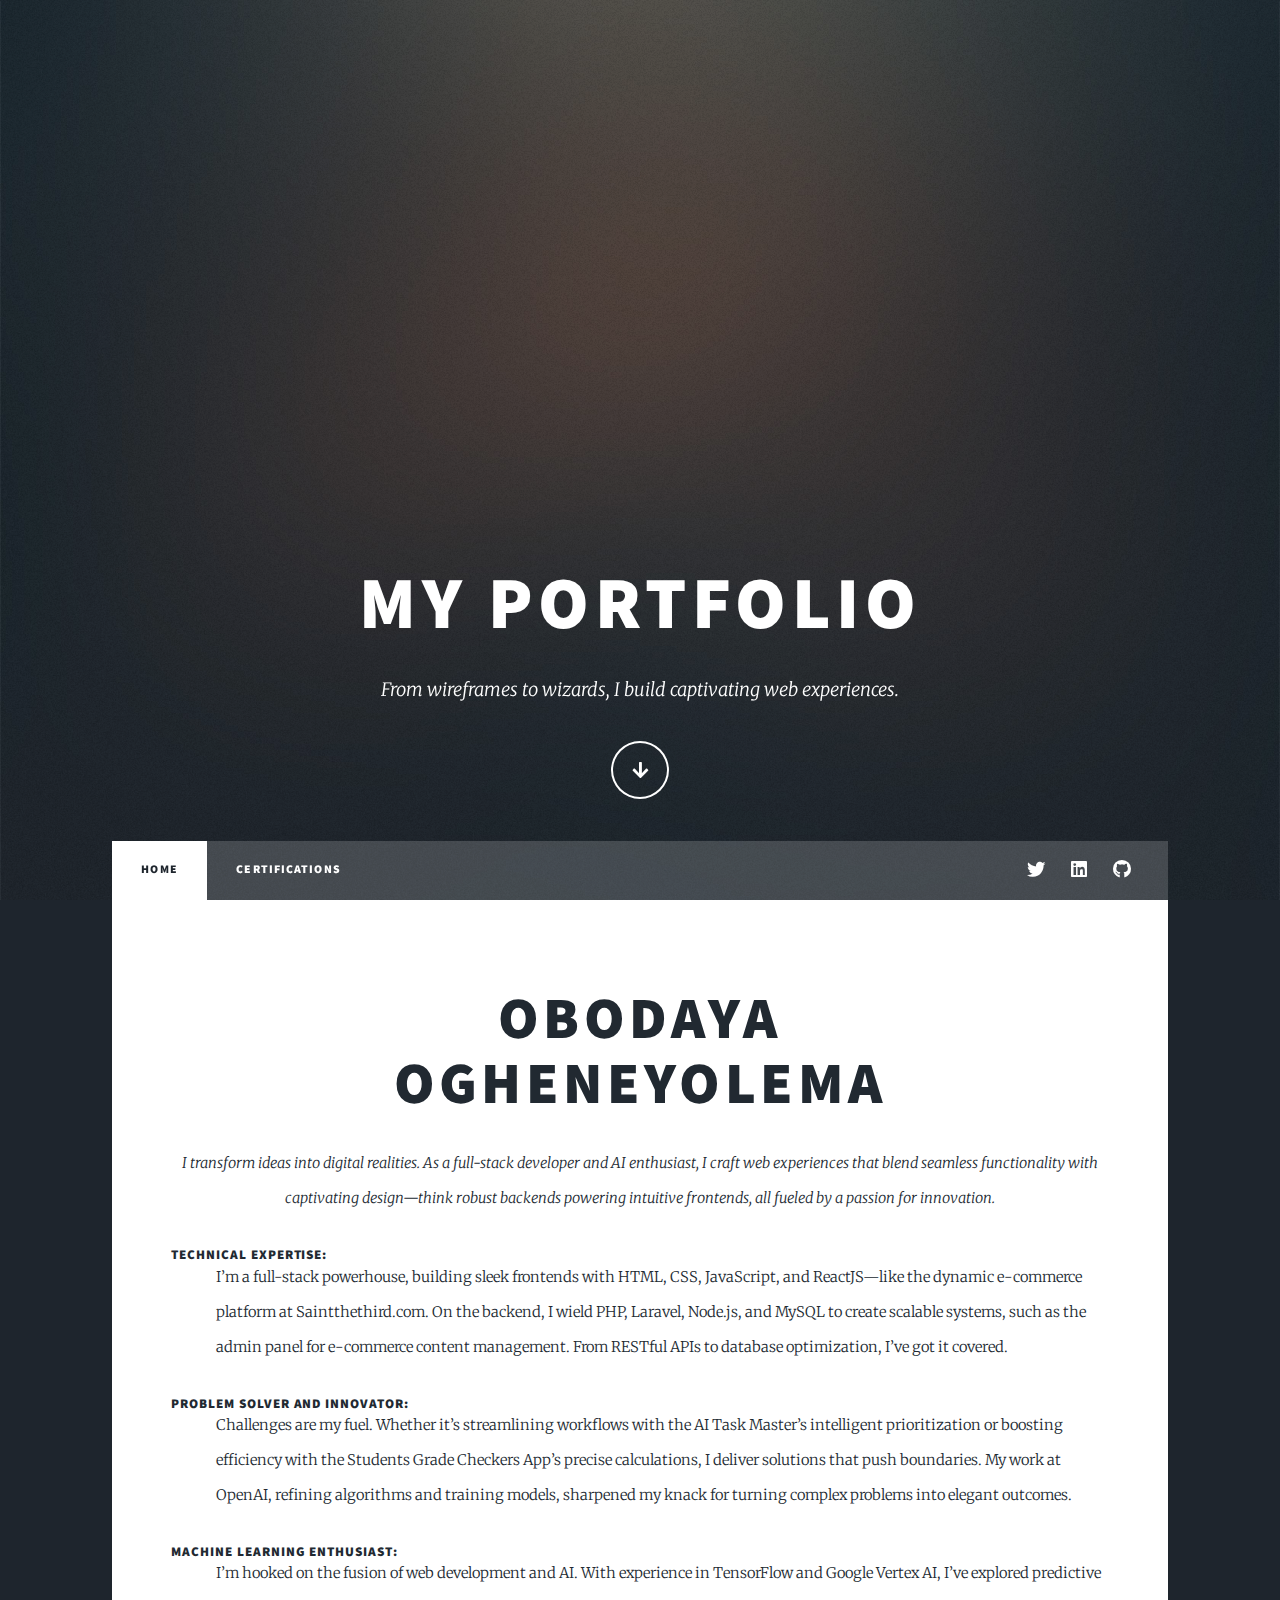
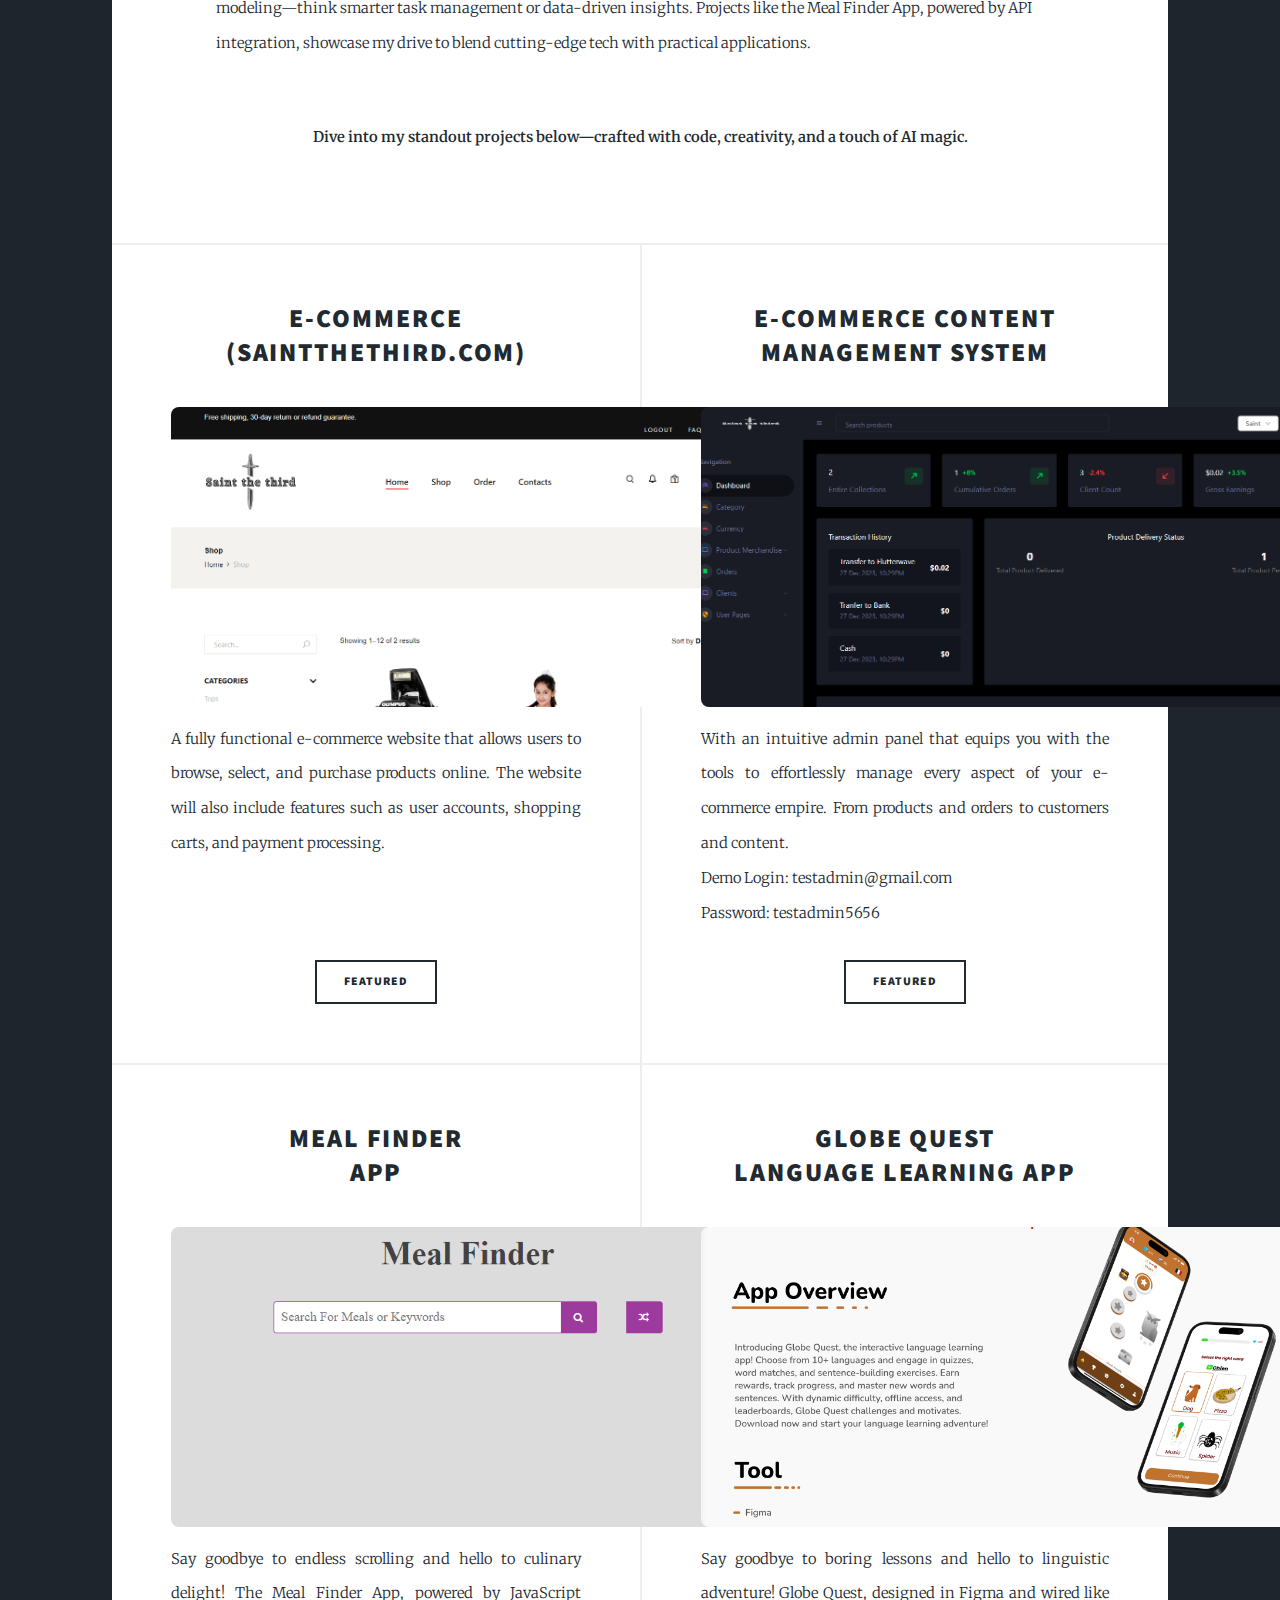
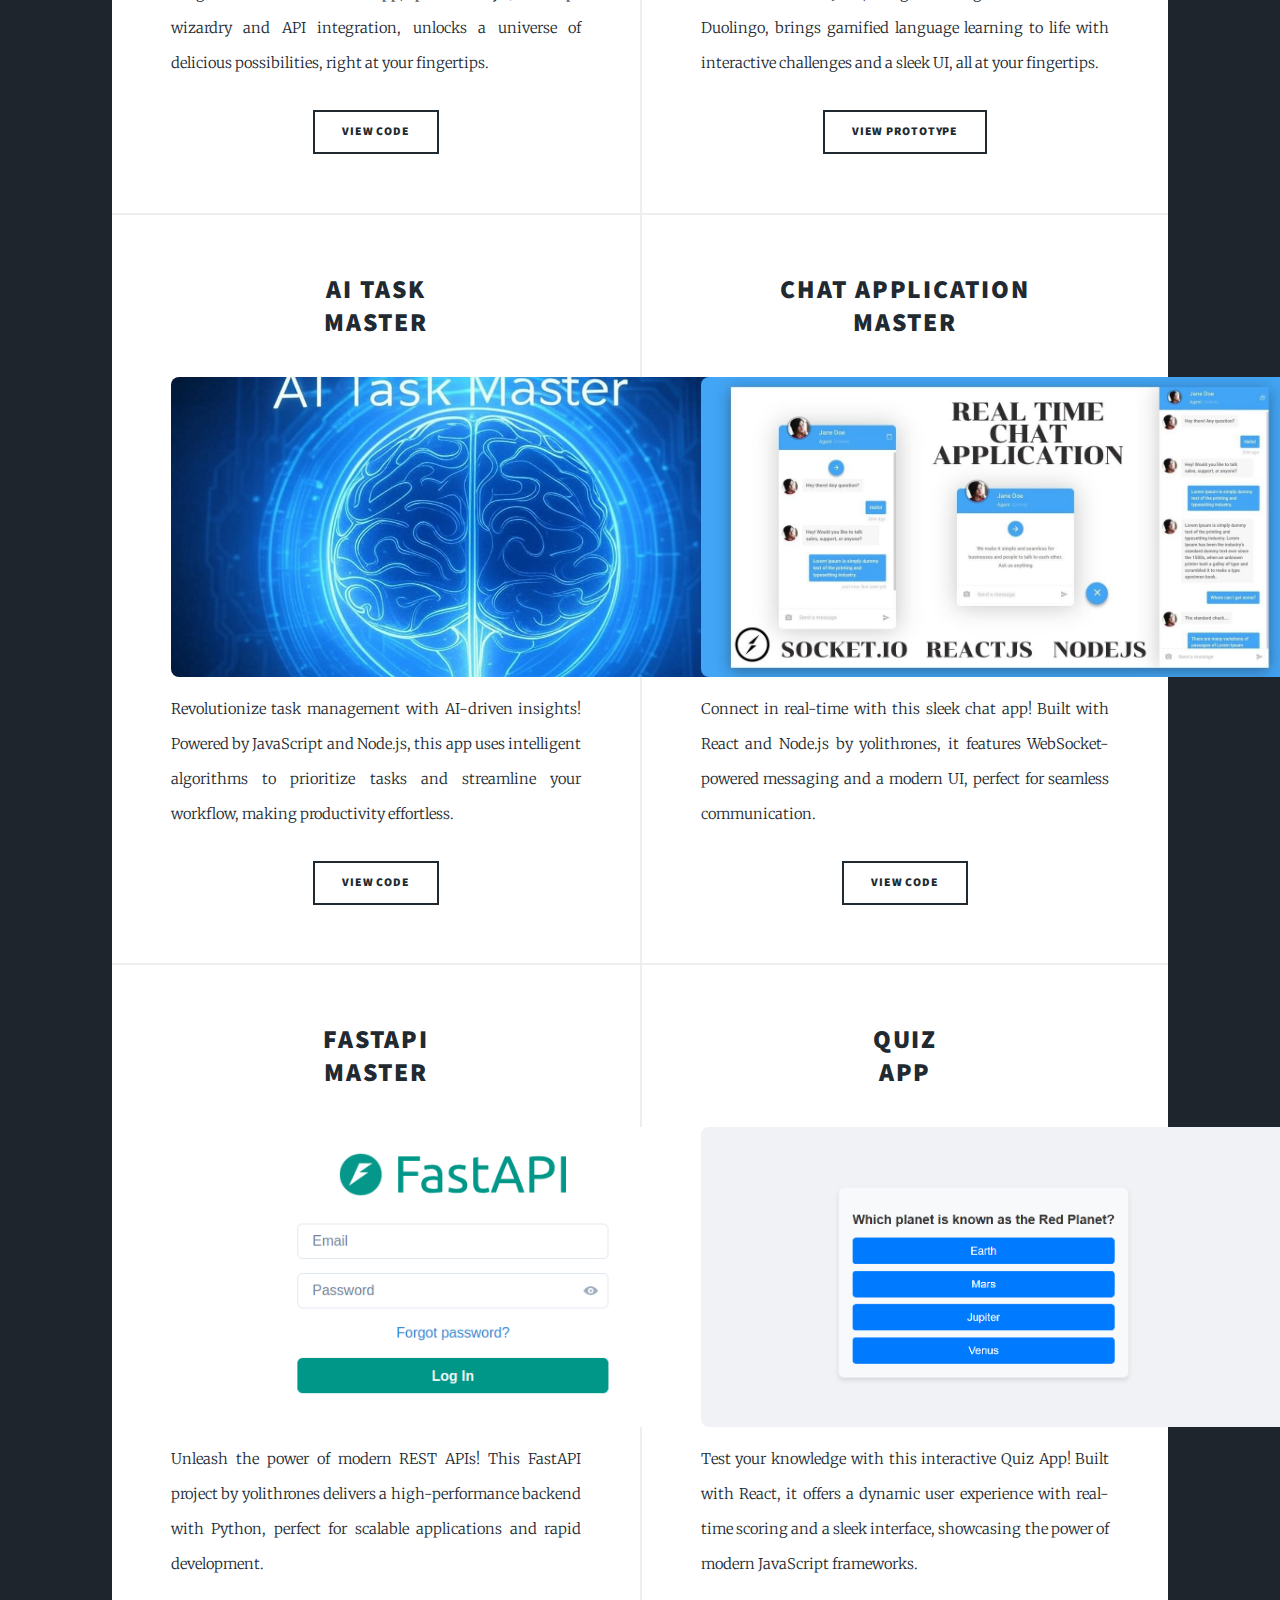
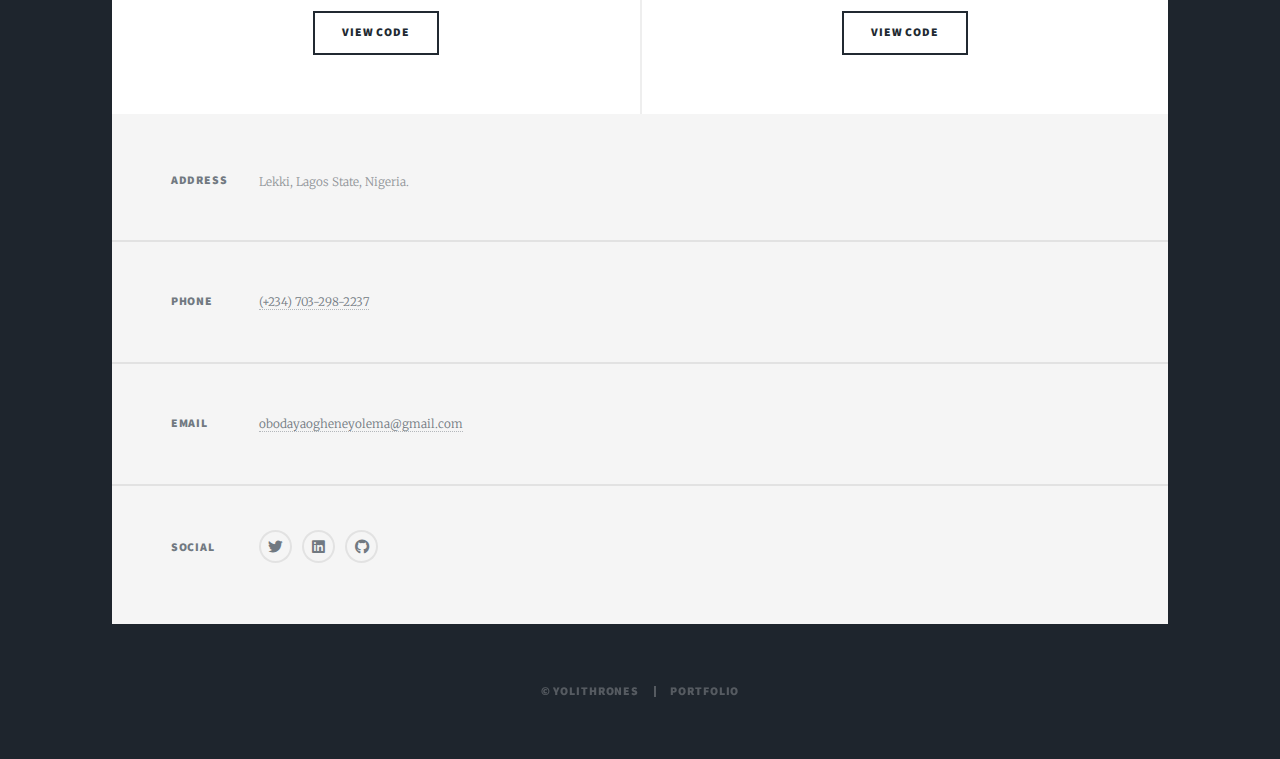
<file: index.html>
<!DOCTYPE HTML>

<html>
	<head>
		<title>Obodaya Ogheneyolema</title>
		<meta charset="utf-8" />
		<meta name="viewport" content="width=device-width, initial-scale=1, user-scalable=no" />
		<link rel="stylesheet" href="assets/css/main.css" />
		<link rel="icon" type="image/jpeg" href="images/logo.png" />
		<noscript><link rel="stylesheet" href="assets/css/noscript.css" /></noscript>
	</head>
	<body class="is-preload">

		<!-- Wrapper -->
			<div id="wrapper" class="fade-in">

				<!-- Intro -->
					<div id="intro">
						<h1>My Portfolio</h1>
						<p>From wireframes to wizards, I build captivating web experiences. </p>
							<li style="list-style-type: none"><a href="#header" class="button icon solid solo fa-arrow-down scrolly">Continue</a></li>
						</ul>
					</div>

				<!-- Header -->
					<header id="header">
						<a href="index.html" class="logo">Yolithrones</a>
					</header>

				<!-- Nav -->
					<nav id="nav">
						<ul class="links">
							<li class="active"><a href="index.html">Home</a></li>
							<li><a href="generic.html">Certifications</a></li>
					
							
				
						</ul>
						<ul class="icons">
							<li><a href=" https://x.com/yolithrones?s=09" class="icon brands alt fa-twitter"><span class="label">Twitter</span></a></li>
							<li><a href="https://www.linkedin.com/in/obodaya-ogheneyolema-a35ba5252" class="icon brands fa-linkedin"><span class="label">linkedIn</span></a></li>
							<li><a href="https://github.com/yolithrones" class="icon brands alt fa-github"><span class="label">GitHub</span></a></li>
							
						</ul>
					</nav>

				<!-- Main -->
					<div id="main">

						<!-- Featured Post -->
							<!-- Featured Post -->
					<article class="post featured">
						<header class="major">
								<h2><a href="#">Obodaya <br> Ogheneyolema<br /></a></h2>
								<p>
										I transform ideas into digital realities. As a full-stack developer and AI enthusiast, I craft web experiences that blend seamless functionality with captivating design—think robust backends powering intuitive frontends, all fueled by a passion for innovation.
								</p>

								<span style="text-align: left"> 
										<h5>Technical Expertise:</h5>
										<p style="text-align: left; margin-left: 45px; margin-top: -20px">
												I’m a full-stack powerhouse, building sleek frontends with HTML, CSS, JavaScript, and ReactJS—like the dynamic e-commerce platform at Saintthethird.com. On the backend, I wield PHP, Laravel, Node.js, and MySQL to create scalable systems, such as the admin panel for e-commerce content management. From RESTful APIs to database optimization, I’ve got it covered.
										</p>

										<h5>Problem Solver and Innovator:</h5>
										<p style="text-align: left; margin-left: 45px; margin-top: -20px">
												Challenges are my fuel. Whether it’s streamlining workflows with the AI Task Master’s intelligent prioritization or boosting efficiency with the Students Grade Checkers App’s precise calculations, I deliver solutions that push boundaries. My work at OpenAI, refining algorithms and training models, sharpened my knack for turning complex problems into elegant outcomes.
										</p>

										<h5>Machine Learning Enthusiast:</h5>
										<p style="text-align: left; margin-left: 45px; margin-top: -20px">
												I’m hooked on the fusion of web development and AI. With experience in TensorFlow and Google Vertex AI, I’ve explored predictive modeling—think smarter task management or data-driven insights. Projects like the Meal Finder App, powered by API integration, showcase my drive to blend cutting-edge tech with practical applications.
										</p>
								</span>
						</header>
						<ul class="actions special">
								<li><b>Dive into my standout projects below—crafted with code, creativity, and a touch of AI magic.</b></li>
						</ul>
					</article>

						<!-- Posts -->
						<section class="posts">
							<article>
									<header>
											<h2><a href="https://saintthethird-9d602583bc98.herokuapp.com/">E-commerce <br> (Saintthethird.com)<br /></a></h2>
									</header>
									<a href="https://saintthethird-9d602583bc98.herokuapp.com/" class="image fit"><img src="images/pic11.png" alt="" /></a>
									<p>A fully functional e-commerce website that allows users to browse, select, and purchase products online. The website will also include features such as user accounts, shopping carts, and payment processing.</p>
									<br>
									<br>
								
									<ul class="actions special">
											<li><a class="button">Featured</a></li>
									</ul>
							</article>
							<article>
									<header>
											<h2><a href="https://saintthethird-9d602583bc98.herokuapp.com/login">E-commerce content management system</a></h2>
									</header>
									<a href="https://saintthethird-9d602583bc98.herokuapp.com/login" class="image fit"><img src="images/pic16.png" alt="" /></a>
									<p> With an intuitive admin panel that equips you with the tools to effortlessly manage every aspect of your e-commerce empire. From products and orders to customers and content. <br>Demo Login: testadmin@gmail.com <br>Password: testadmin5656</p>
									<ul class="actions special">
											<li><a class="button">Featured</a></li>
									</ul>
							</article>
							
							<article>
									<header>
											<h2><a href="https://yolithrones.github.io/meal-finder-app/">Meal Finder <br> App</a></h2>
									</header>
									<a href="https://yolithrones.github.io/meal-finder-app/" class="image fit"><img src="images/pic18.png" alt="" /></a>
									<p>Say goodbye to endless scrolling and hello to culinary delight! The Meal Finder App, powered by JavaScript wizardry and API integration, unlocks a universe of delicious possibilities, right at your fingertips.</p>
									<ul class="actions special">
											<li><a href="https://github.com/yolithrones/meal-finder-app.git" class="button">View Code</a></li>
									</ul>
							</article>



							<article>
								<header>
										<h2><a href="https://www.figma.com/proto/dtogw0nloRG71honaSzPMA/Globe-Quest-App?node-id=198-33&p=f&t=kCiiHKJQyVDj6HA0-0&scaling=scale-down&content-scaling=fixed&page-id=0%3A1&starting-point-node-id=198%3A28">Globe Quest <br> Language Learning App</a></h2>
								</header>
								<a href="https://www.figma.com/proto/dtogw0nloRG71honaSzPMA/Globe-Quest-App?node-id=198-33&p=f&t=kCiiHKJQyVDj6HA0-0&scaling=scale-down&content-scaling=fixed&page-id=0%3A1&starting-point-node-id=198%3A28" class="image fit"><img src="images/globequest.png" alt="" /></a>
								<p>Say goodbye to boring lessons and hello to linguistic adventure! Globe Quest, designed in Figma and wired like Duolingo, brings gamified language learning to life with interactive challenges and a sleek UI, all at your fingertips.</p>
								<ul class="actions special">
										<li><a href="https://www.figma.com/proto/dtogw0nloRG71honaSzPMA/Globe-Quest-App?node-id=198-33&p=f&t=kCiiHKJQyVDj6HA0-0&scaling=scale-down&content-scaling=fixed&page-id=0%3A1&starting-point-node-id=198%3A28" class="button">View Prototype</a></li>
								</ul>
						</article>
							<article>
									<header>
											<h2><a href="#">AI Task <br> Master</a></h2>
									</header>
									<a href="#" class="image fit"><img src="images/taskmanager.jpg" alt="" /></a>
									<p>Revolutionize task management with AI-driven insights! Powered by JavaScript and Node.js, this app uses intelligent algorithms to prioritize tasks and streamline your workflow, making productivity effortless.</p>
									<ul class="actions special">
											<li><a href="https://github.com/yolithrones/ai_task-master.git" class="button">View Code</a></li>
									</ul>
							</article>
							<article>
									<header>
											<h2><a href="#">Chat Application <br> Master</a></h2>
									</header>
									<a href="#" class="image fit"><img src="images/chatapp.jpg" alt="" /></a>
									<p>Connect in real-time with this sleek chat app! Built with React and Node.js by yolithrones, it features WebSocket-powered messaging and a modern UI, perfect for seamless communication.</p>
									<ul class="actions special">
											<li><a href="https://github.com/yolithrones/chat_application-master-by-yolithrones.git" class="button">View Code</a></li>
									</ul>
							</article>
							<article>
									<header>
											<h2><a href="#">FastAPI <br> Master</a></h2>
									</header>
									<a href="#" class="image fit"><img src="images/fast.png" alt="" /></a>
									<p>Unleash the power of modern REST APIs! This FastAPI project by yolithrones delivers a high-performance backend with Python, perfect for scalable applications and rapid development.</p>
									<ul class="actions special">
											<li><a href="https://github.com/yolithrones/fastapi-master-by-yolithrones.git" class="button">View Code</a></li>
									</ul>
							</article>

							<article>
								<header>
										<h2><a href="#">Quiz <br> App</a></h2>
								</header>
								<a href="#" class="image fit"><img src="images/pic22.png" alt="" /></a>
								<p>Test your knowledge with this interactive Quiz App! Built with React, it offers a dynamic user experience with real-time scoring and a sleek interface, showcasing the power of modern JavaScript frameworks.</p>
								<ul class="actions special">
										<li><a href="https://github.com/yolithrones/quiz-app.git" class="button">View Code</a></li>
								</ul>
						</article>
					</section>


							
					</div>

				<!-- Footer -->
					<footer id="footer">
						
						<section class="split contact">
							<section class="alt">
								<h3>Address</h3>
								<p>Lekki, Lagos State, Nigeria.</p>
							</section>
							<section>
								<h3>Phone</h3>
								<p><a href="#">(+234) 703-298-2237</a></p>
							</section>
							<section>
								<h3>Email</h3>
								<p><a href="mailto:obodayaogheneyolema@gmail.com">obodayaogheneyolema@gmail.com</a></p>
							</section>
							<section>
								<h3>Social</h3>
								<ul class="icons alt">
									<li><a href=" https://x.com/yolithrones?s=09" class="icon brands alt fa-twitter"><span class="label">Twitter</span></a></li>
									<li><a href="https://www.linkedin.com/in/obodaya-ogheneyolema-a35ba5252" class="icon brands fa-linkedin"><span class="label">linkedIn</span></a></li>
									<li><a href="https://github.com/yolithrones" class="icon brands alt fa-github"><span class="label">GitHub</span></a></li>
								</ul>
							</section>
						</section>
					</footer>

				<!-- Copyright -->
					<div id="copyright">
						<ul><li>&copy; Yolithrones</li><li>Portfolio</li></ul>
					</div>

			</div>

		<!-- Scripts -->
			<script src="assets/js/jquery.min.js"></script>
			<script src="assets/js/jquery.scrollex.min.js"></script>
			<script src="assets/js/jquery.scrolly.min.js"></script>
			<script src="assets/js/browser.min.js"></script>
			<script src="assets/js/breakpoints.min.js"></script>
			<script src="assets/js/util.js"></script>
			<script src="assets/js/main.js"></script>

	</body>
</html>
</file>
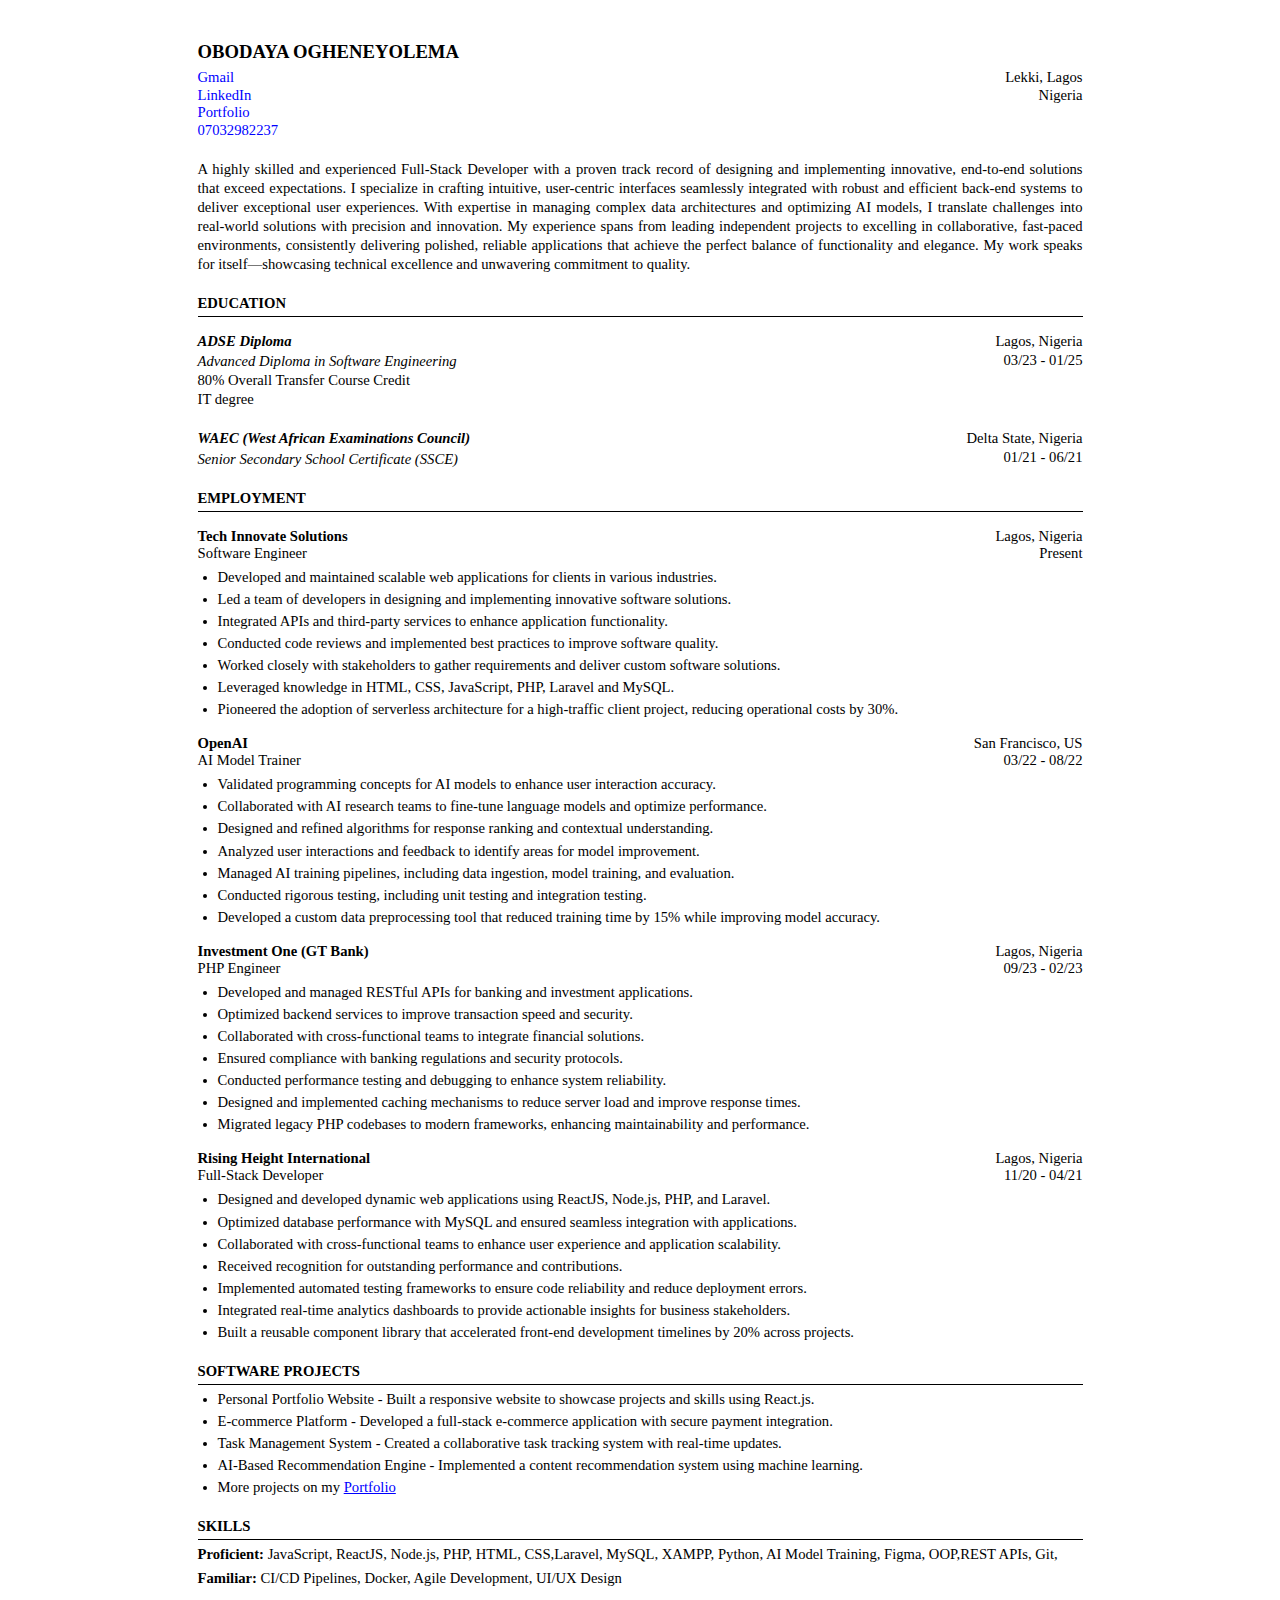
<file: ff/index.html>
<!DOCTYPE html>
<html>
<head>
    <style>
        body {
            font-family: Times New Roman, serif;
            margin: 40px auto;
            max-width: 885px;
            padding: 0 20px;
            line-height: 1.3;
        }
        
        h1 {
            text-align: left;
            font-size: 14pt;
            margin-bottom: 5px;
            font-weight: bold;
        }
        
        .header-links {
            display: flex;
            justify-content: space-between;
            margin-bottom: 20px;
        }
        
        .links-left {
            text-align: left;
        }
        
        .links-right {
            text-align: right;
        }
        
        .links-left a {
            display: block;
            color: blue;
            text-decoration: none;
            line-height: 1.2;
            font-size: 11pt;
        }

        .links-right span{
           display: block;
            color: black;
            text-decoration: none;
            line-height: 1.2;
            font-size: 11pt;
        }
        
        .summary {
            text-align: justify;
            margin-bottom: 20px;
            font-size: 11pt;
        }
        
        h2 {
            text-transform: uppercase;
            font-size: 11pt;
            margin-top: 20px;
            margin-bottom: 5px;
            border-bottom: 1px solid black;
            padding-bottom: 3px;
            font-weight: bold;
        }
        
        .section-content {
            margin-left: 0;
        }
        
        .education-item {
            margin-bottom: 10px;
            font-size: 11pt;
        }
        
        .education-title {
            font-style: italic;
        }
        
        .education-header, .job-header {
            display: flex;
            justify-content: space-between;
            width: 100%;
            padding-top: 10px;
        }
        
        .education-location, .job-location {
            text-align: right;
        }
        
        .education-date {
            text-align: right;
            margin-top: -3px;
        }

     
        
        .job {
            margin-bottom: 5px;
            font-size: 11pt;
        }
        
        .job-title {
            font-weight: bold;
        }
        
        .job-info-row {
            display: flex;
            justify-content: space-between;
            margin-top: -2px;
        }
        
        ul {
            margin: 5px 0;
            padding-left: 0;
        }
        
        li {
            margin-bottom: 3px;
            font-size: 11pt;
        }
        
        .italic {
            font-style: italic;
        }
        
        .skills {
            font-size: 11pt;
        }
        
        .skills p {
            margin: 5px 0;
        }

        .course-title {
            font-style: italic;
        }
        
        .bullet-list {
            list-style-type: disc;
            margin-left: 20px;
            padding-left: 0;
        }

        .education-header-right {
        display: flex;
        flex-direction: column;
        text-align: right;
    }
    </style>
</head>
<body>
    <h1>OBODAYA OGHENEYOLEMA</h1>
    
    <div class="header-links">
        <div class="links-left" >
            <a href="mailto:obodayaogheneyolema@gmail.com">Gmail</a>
            <a href="https://www.linkedin.com/in/ogheneyolema-obodaya-485b70357">LinkedIn</a>
            <a href="https://yolithrones.github.io/obodaya-yolema-portfolio/">Portfolio</a>
            <a href="tel:07032982237">07032982237</a>
        </div>
        <div class="links-right">
            <span>Lekki, Lagos</span>
            <span>Nigeria</span>
        </div>
    </div>

    <div class="summary">
        A highly skilled and experienced Full-Stack Developer with a proven track record of designing and implementing innovative, end-to-end solutions that exceed expectations. I specialize in crafting intuitive, user-centric interfaces seamlessly integrated with robust and efficient back-end systems to deliver exceptional user experiences. With expertise in managing complex data architectures and optimizing AI models, I translate challenges into real-world solutions with precision and innovation. My experience spans from leading independent projects to excelling in collaborative, fast-paced environments, consistently delivering polished, reliable applications that achieve the perfect balance of functionality and elegance. My work speaks for itself—showcasing technical excellence and unwavering commitment to quality.
    </div>

    <h2>Education</h2>
    <div class="section-content">
      <div class="education-item">
        <div class="education-header">
            <div><span class="italic" style="font-weight:bold;"> ADSE Diploma</span></div>
            <div class="education-header-right">
                <div class="education-location">Lagos, Nigeria</div>
                <div class="education-datee" style="text-align: right;">03/23 - 01/25</div>
            </div>
        </div>
        <div class="tst" style="margin-top: -18px;">
          <div class="education-title">Advanced Diploma in Software Engineering</div>
          <div>80% Overall Transfer Course Credit</div>
          <div>IT degree</div>
        </div>
    </div>
        
      <div class="education-item">
        <div class="education-header">
            <div><span class="italic" style="font-weight:bold;">WAEC (West African Examinations Council)</span></div>
            <div class="education-header-right">
                <div class="education-location">Delta State, Nigeria</div>
                <div class="education-datee" style="text-align: right;">01/21 - 06/21</div>
            </div>
        </div>
        <div class="tst" style="margin-top: -18px;">
          <div class="education-title">Senior Secondary School Certificate (SSCE)</div>
         
        </div>
    </div>
        
    </div>

 

    <h2>Employment</h2>
    <div class="section-content">
        <div class="job">
            <div class="job-header">
                <div class="job-title">Tech Innovate Solutions</div>
                <div class="job-location">Lagos, Nigeria</div>
            </div>
            <div class="job-info-row">
                <div>Software Engineer</div>
                <div style="text-align: right;">Present</div>
            </div>
            <ul class="bullet-list">
              <li>Developed and maintained scalable web applications for clients in various industries.</li>
              <li>Led a team of developers in designing and implementing innovative software solutions.</li>
              <li>Integrated APIs and third-party services to enhance application functionality.</li>
              <li>Conducted code reviews and implemented best practices to improve software quality.</li>
              <li>Worked closely with stakeholders to gather requirements and deliver custom software solutions.</li>
              <li>Leveraged knowledge in HTML, CSS, JavaScript, PHP, Laravel and MySQL.</li>
              <li>Pioneered the adoption of serverless architecture for a high-traffic client project, reducing operational costs by 30%.</li>
            </ul>
        </div>

        <div class="job">
            <div class="job-header">
                <div class="job-title">OpenAI</div>
                <div class="job-location">San Francisco, US</div>
            </div>
            <div class="job-info-row">
                <div>AI Model Trainer</div>
                <div style="text-align: right;">03/22 - 08/22</div>
            </div>
            <ul class="bullet-list">
              <li>Validated programming concepts for AI models to enhance user interaction accuracy.</li>
              <li>Collaborated with AI research teams to fine-tune language models and optimize performance.</li>
              <li>Designed and refined algorithms for response ranking and contextual understanding.</li>
              <li>Analyzed user interactions and feedback to identify areas for model improvement.</li>
              <li>Managed AI training pipelines, including data ingestion, model training, and evaluation.</li>
              <li>Conducted rigorous testing, including unit testing and integration testing.</li>
              <li>Developed a custom data preprocessing tool that reduced training time by 15% while improving model accuracy.</li>
            </ul>
        </div>

        <div class="job">
            <div class="job-header">
                <div class="job-title">Investment One (GT Bank)</div>
                <div class="job-location">Lagos, Nigeria</div>
            </div>
            <div class="job-info-row">
                <div>PHP Engineer</div>
                <div style="text-align: right;">09/23 - 02/23</div>
            </div>
            <ul class="bullet-list">
              <li>Developed and managed RESTful APIs for banking and investment applications.</li>
              <li>Optimized backend services to improve transaction speed and security.</li>
              <li>Collaborated with cross-functional teams to integrate financial solutions.</li>
              <li>Ensured compliance with banking regulations and security protocols.</li>
              <li>Conducted performance testing and debugging to enhance system reliability.</li>
              <li>Designed and implemented caching mechanisms to reduce server load and improve response times.</li>
              <li>Migrated legacy PHP codebases to modern frameworks, enhancing maintainability and performance.</li>
            </ul>
        </div>

        <div class="job">
            <div class="job-header">
                <div class="job-title">Rising Height International</div>
                <div class="job-location">Lagos, Nigeria</div>
            </div>
            <div class="job-info-row">
                <div>Full-Stack Developer</div>
                <div style="text-align: right;">11/20 - 04/21</div>
            </div>
            <ul class="bullet-list">
              <li>Designed and developed dynamic web applications using ReactJS, Node.js, PHP, and Laravel.</li>
              <li>Optimized database performance with MySQL and ensured seamless integration with applications.</li>
              <li>Collaborated with cross-functional teams to enhance user experience and application scalability.</li>
              <li>Received recognition for outstanding performance and contributions.</li>
              <li>Implemented automated testing frameworks to ensure code reliability and reduce deployment errors.</li>
              <li>Integrated real-time analytics dashboards to provide actionable insights for business stakeholders.</li>
              <li>Built a reusable component library that accelerated front-end development timelines by 20% across projects.</li>
            </ul>
        </div>
    </div>

    <h2>Software Projects</h2>
    <div class="section-content">
        <ul class="bullet-list">
            <li>Personal Portfolio Website - Built a responsive website to showcase projects and skills using React.js.</li>
            <li>E-commerce Platform - Developed a full-stack e-commerce application with secure payment integration.</li>
            <li>Task Management System - Created a collaborative task tracking system with real-time updates.</li>
            <li>AI-Based Recommendation Engine - Implemented a content recommendation system using machine learning.</li>
            <li>More projects on my <a href="https://yolithrones.github.io/obodaya-yolema-portfolio/" style="color: blue;">Portfolio</a></li>
        </ul>
    </div>

    <h2>Skills</h2>
    <div class="section-content">
        <div class="skills">
            <p><strong>Proficient:</strong>  JavaScript, ReactJS, Node.js, PHP, HTML, CSS,Laravel, MySQL, XAMPP, Python, AI Model Training, Figma, OOP,REST APIs, Git,</p>
            <p><strong>Familiar:</strong> CI/CD Pipelines, Docker, Agile Development, UI/UX Design</p>
        </div>
    </div>

</body>
</html>
</file>
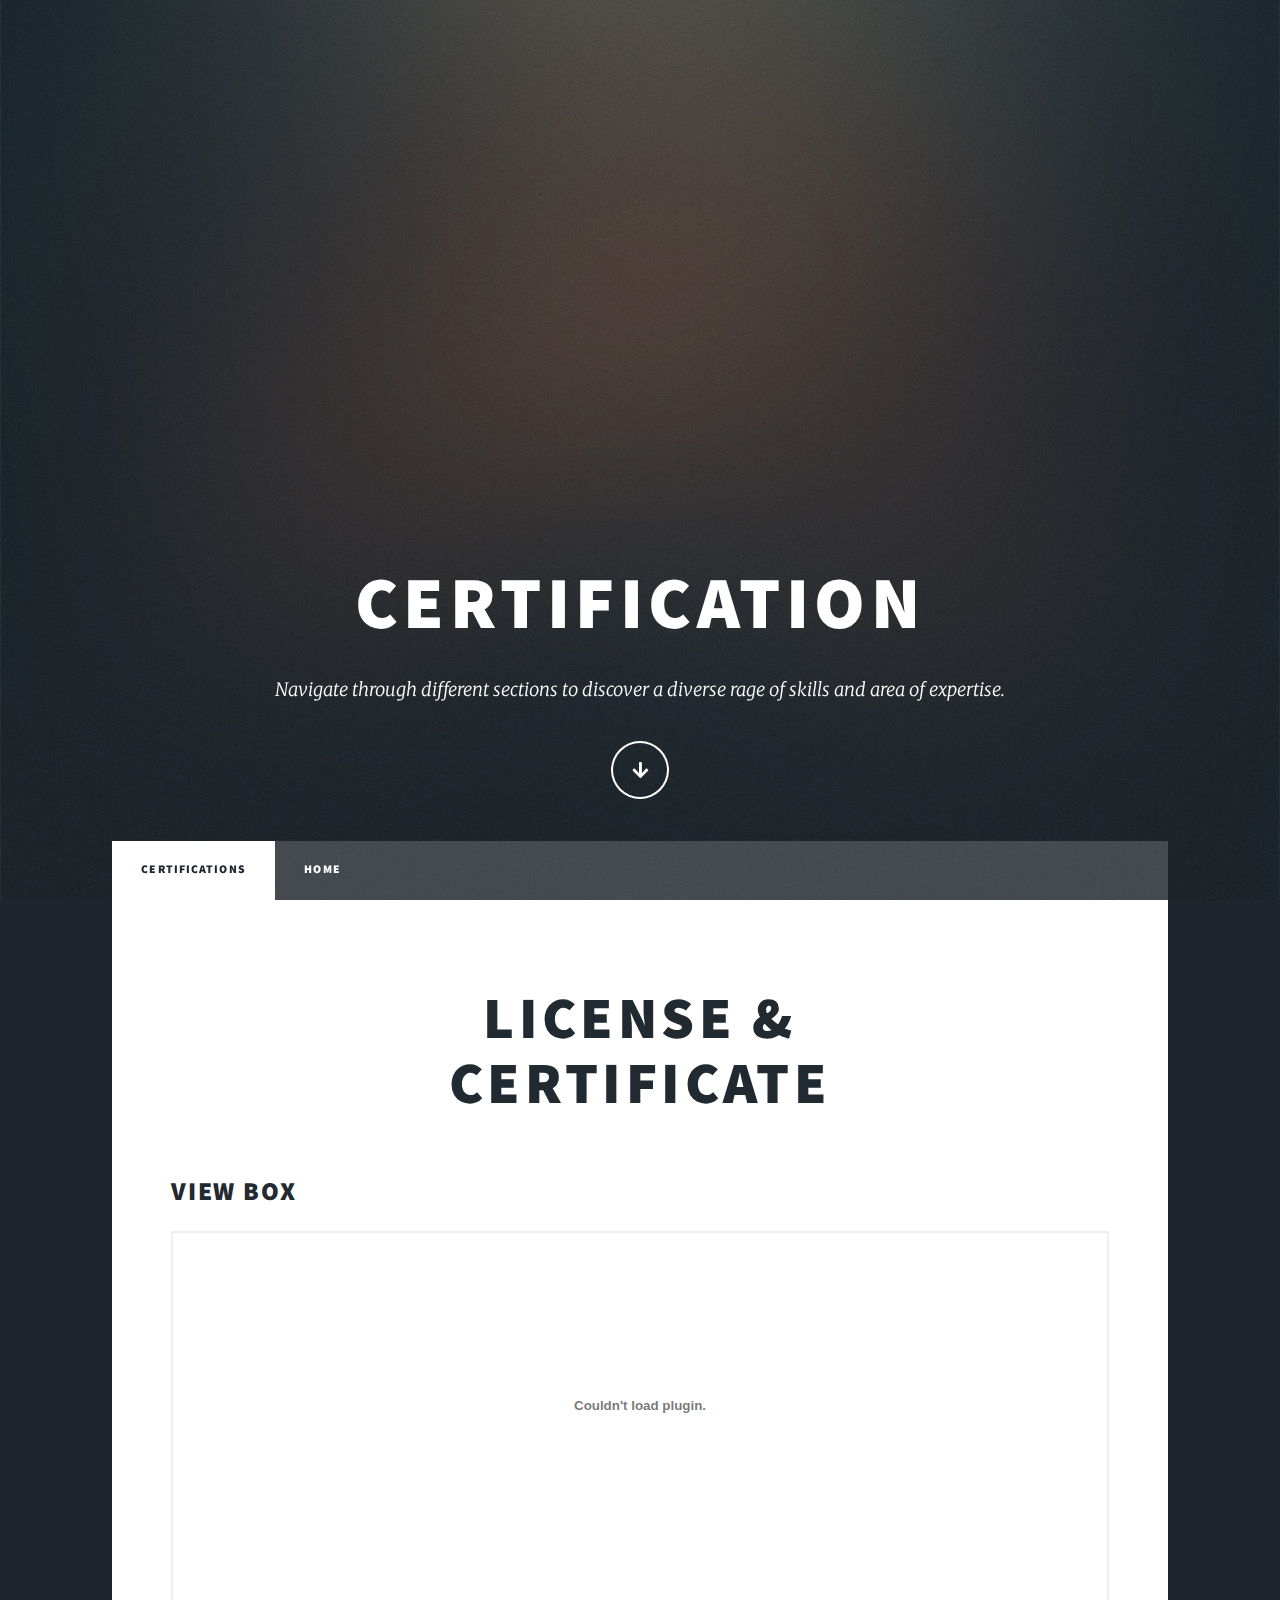
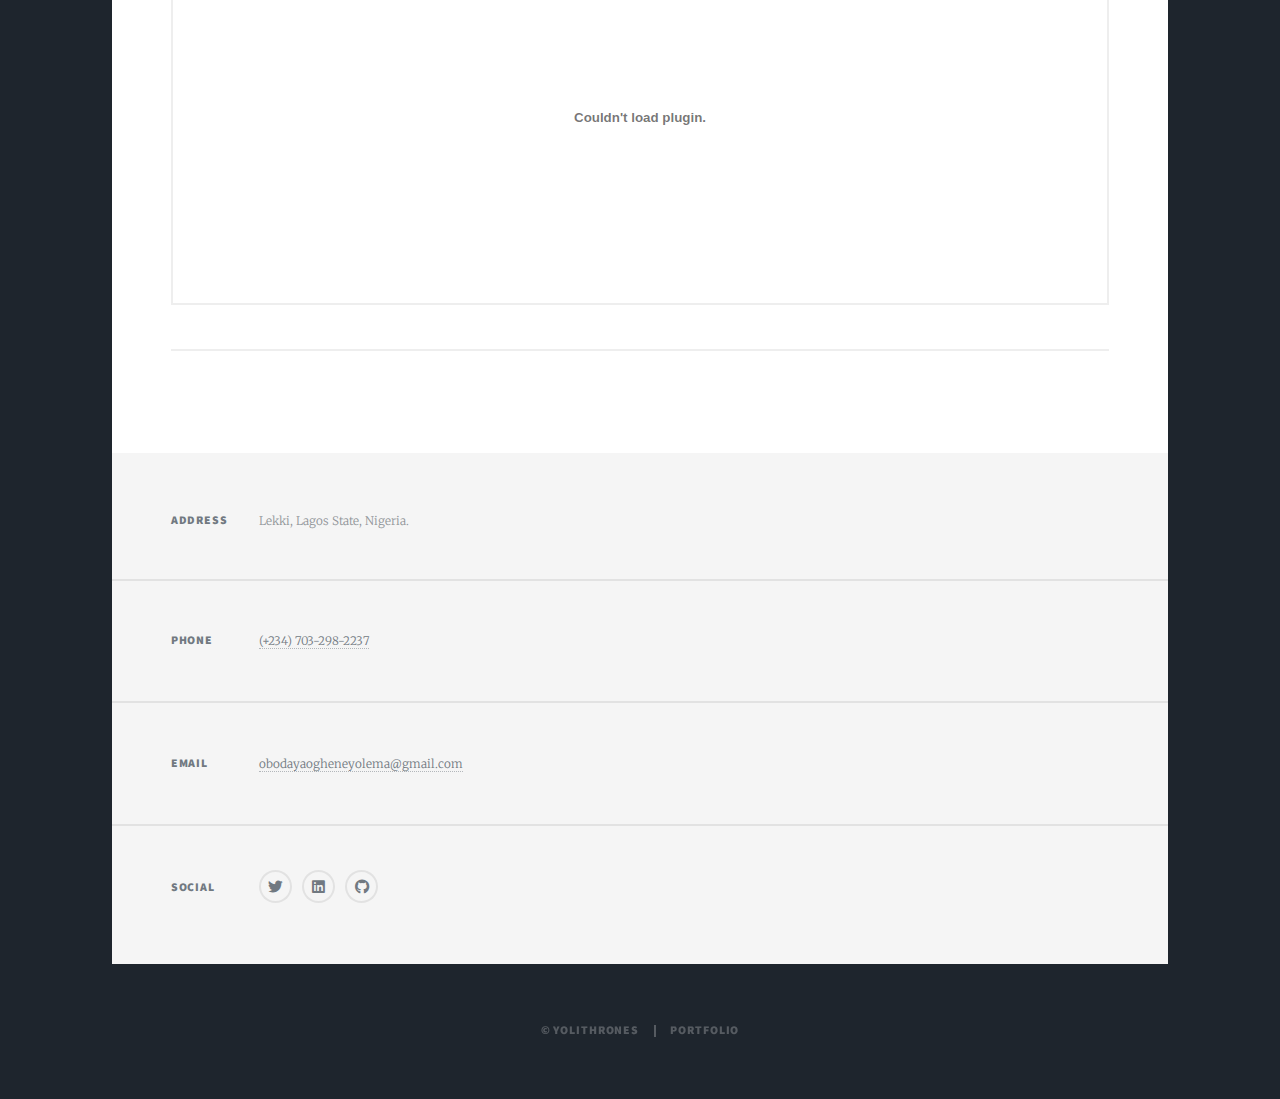
<file: generic.html>
<!DOCTYPE HTML>

<html>
	<head>
		<title>Cert</title>
		<meta charset="utf-8" />
		<meta name="viewport" content="width=device-width, initial-scale=1, user-scalable=no" />
		<link rel="stylesheet" href="assets/css/main.css" />
		<noscript><link rel="stylesheet" href="assets/css/noscript.css" /></noscript>
	</head>
	<body class="is-preload">

		<!-- Wrapper -->
			<div id="wrapper" class="fade-in">

				<!-- Intro -->
					<div id="intro">
						<h1>Certification</h1>
						<p>Navigate through different sections to discover a diverse rage of skills and area of expertise.</p>
							<li style="list-style-type: none"><a href="#header" class="button icon solid solo fa-arrow-down scrolly">Continue</a></li>
						</ul>
					</div>

				<!-- Header -->
					<header id="header">
						<a href="index.html" class="logo">Yolithrones</a>
					</header>

				<!-- Nav -->
					<nav id="nav">
						<ul class="links">
							<li class="active"><a href="generic.html">Certifications</a></li>
							<li><a href="index.html">Home</a></li>
							
				
						</ul>
					</nav>

				<!-- Main -->
					<div id="main">

						<!-- Post -->
							<section class="post">
								<header class="major">
									<h1>License &<br />
									Certificate</h1>
									
								</header>

								<!-- Box -->
								<h2>View box</h2>
								<div class="box">
									<p><embed src="images/certificate.pdf" width="100%" height="300">
									<embed src="images/award-cert.pdf" width="100%" height="300"></p>
								</div>

								<hr />
							</section>

					</div>

				<!-- Footer -->
				<footer id="footer">
						
					<section class="split contact">
						<section class="alt">
							<h3>Address</h3>
							<p>Lekki, Lagos State, Nigeria.</p>
						</section>
						<section>
							<h3>Phone</h3>
							<p><a href="#">(+234) 703-298-2237</a></p>
						</section>
						<section>
							<h3>Email</h3>
							<p><a href="mailto:obodayaogheneyolema@gmail.com">obodayaogheneyolema@gmail.com</a></p>
						</section>
						<section>
							<h3>Social</h3>
							<ul class="icons alt">
								<li><a href=" https://x.com/yolithrones?s=09" class="icon brands alt fa-twitter"><span class="label">Twitter</span></a></li>
								<li><a href="https://www.linkedin.com/in/obodaya-ogheneyolema-a35ba5252" class="icon brands fa-linkedin"><span class="label">linkedIn</span></a></li>
								<li><a href="https://github.com/yolithrones" class="icon brands alt fa-github"><span class="label">GitHub</span></a></li>
							</ul>
						</section>
					</section>
				</footer>

				<!-- Copyright -->
				<div id="copyright">
					<ul><li>&copy; Yolithrones</li><li>Portfolio</li></ul>
				</div>

			</div>

		<!-- Scripts -->
			<script src="assets/js/jquery.min.js"></script>
			<script src="assets/js/jquery.scrollex.min.js"></script>
			<script src="assets/js/jquery.scrolly.min.js"></script>
			<script src="assets/js/browser.min.js"></script>
			<script src="assets/js/breakpoints.min.js"></script>
			<script src="assets/js/util.js"></script>
			<script src="assets/js/main.js"></script>

	</body>
</html>
</file>
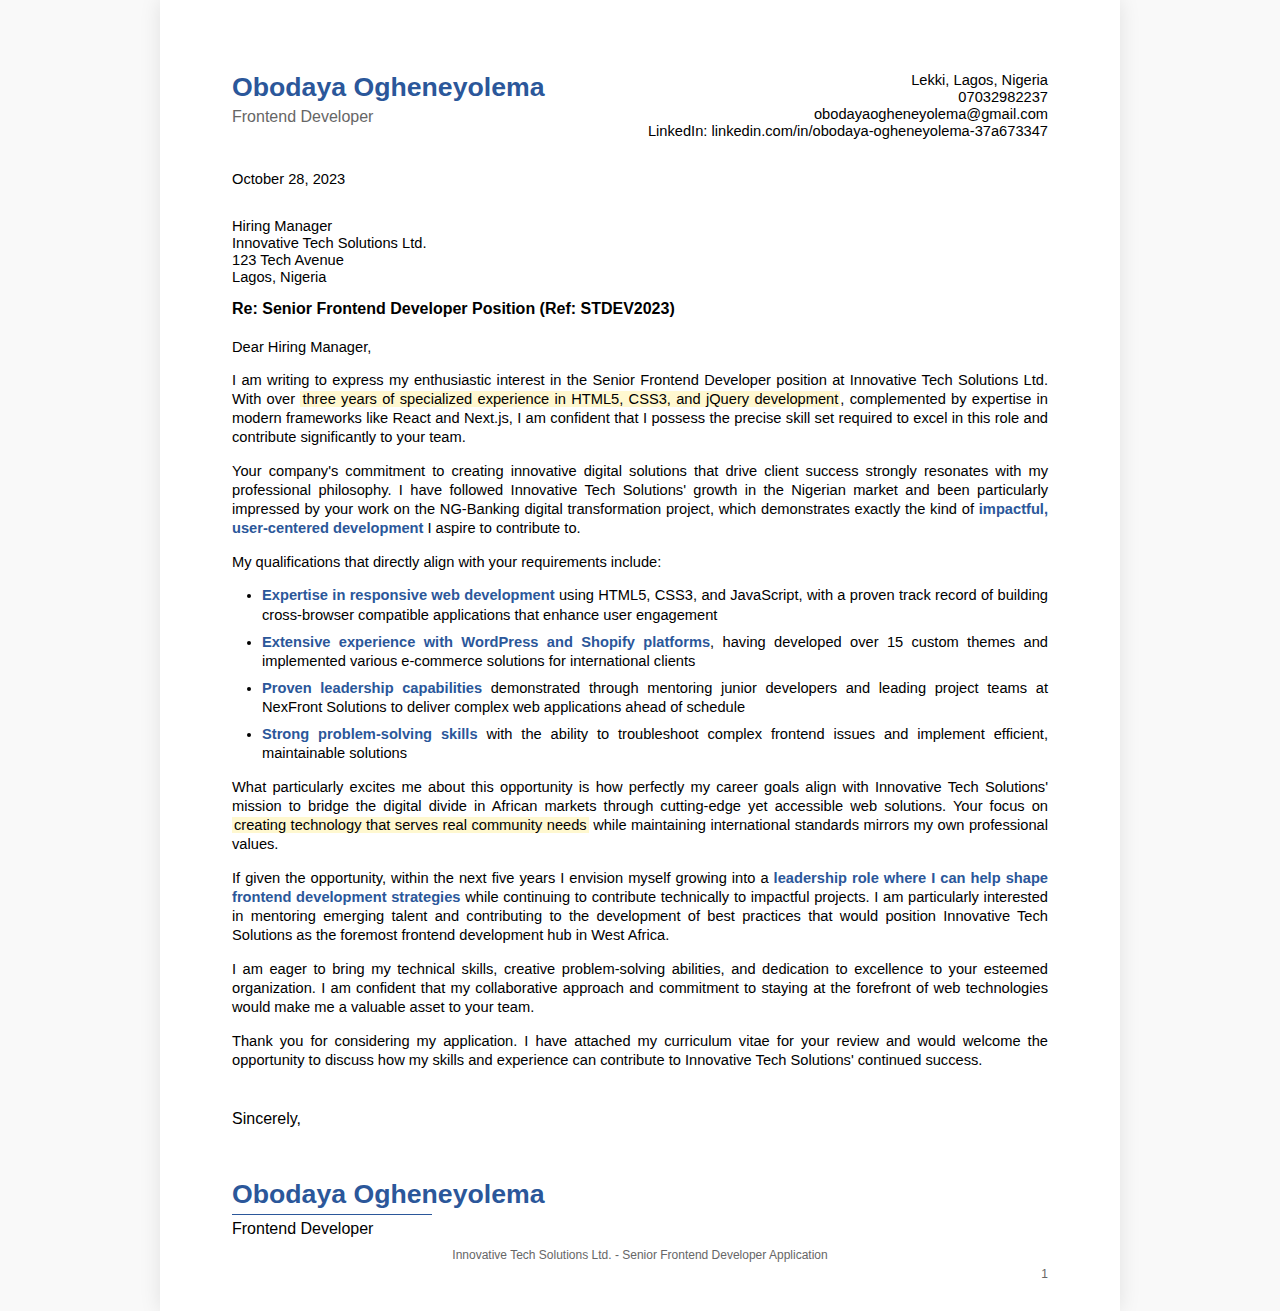
<file: ff/coverletter.html>
<!DOCTYPE html>
<html lang="en">
<head>
    <meta charset="UTF-8">
    <meta name="viewport" content="width=device-width, initial-scale=1.0">
    <title>Professional Cover Letter</title>
    <style>
        body {
            font-family: 'Calibri', sans-serif;
            color: #000000;
            line-height: 1.15;
            margin: 0;
            padding: 0;
            background-color: #f9f9f9;
            display: flex;
            justify-content: center;
            align-items: center;
            min-height: 100vh;
        }
        
        .word-document {
            width: 8.5in;
            min-height: 11in;
            background: white;
            box-shadow: 0 0 20px rgba(0, 0, 0, 0.1);
            padding: 0.75in;
            position: relative;
        }
        
        .header {
            display: flex;
            justify-content: space-between;
            margin-bottom: 30px;
        }
        
        .contact-info {
            text-align: right;
            font-size: 11pt;
        }
        
        .name {
            font-size: 20pt;
            font-weight: bold;
            color: #2b579a; /* Microsoft blue */
            margin-bottom: 5px;
        }
        
        .title {
            font-size: 12pt;
            color: #666;
            margin-bottom: 15px;
        }
        
        .date {
            font-size: 11pt;
            margin-bottom: 30px;
        }
        
        .recipient {
            font-size: 11pt;
            margin-bottom: 15px;
        }
        
        .subject {
            font-size: 12pt;
            font-weight: bold;
            margin-bottom: 20px;
        }
        
        .salutation {
            font-size: 11pt;
            margin-bottom: 15px;
        }
        
        .content {
            font-size: 11pt;
            text-align: justify;
            margin-bottom: 15px;
            line-height: 1.3;
        }
        
        .closing {
            margin-top: 40px;
        }
        
        .signature {
            margin-top: 50px;
        }
        
        .divider {
            border-top: 1px solid #2b579a;
            width: 200px;
            margin: 5px 0;
        }
        
        .highlight {
            background-color: #fff8d0;
            padding: 0 2px;
        }
        
        .emphasis {
            font-weight: bold;
            color: #2b579a;
        }
        
        .bullet {
            margin-left: 20px;
            padding-left: 10px;
        }
        
        .bullet li {
            margin-bottom: 8px;
        }
        
        .word-footer {
            position: absolute;
            bottom: 0.5in;
            width: calc(100% - 1.5in);
            text-align: center;
            font-size: 9pt;
            color: #666;
        }
        
        .page-number {
            position: absolute;
            bottom: 0.3in;
            right: 0.75in;
            font-size: 9pt;
            color: #666;
        }
    </style>
</head>
<body>
    <div class="word-document">
        <div class="header">
            <div>
                <div class="name">Obodaya Ogheneyolema</div>
                <div class="title">Frontend Developer</div>
            </div>
            <div class="contact-info">
                <div>Lekki, Lagos, Nigeria</div>
                <div>07032982237</div>
                <div>obodayaogheneyolema@gmail.com</div>
                <div>LinkedIn: linkedin.com/in/obodaya-ogheneyolema-37a673347</div>
            </div>
        </div>
        
        <div class="date">October 28, 2023</div>
        
        <div class="recipient">
            Hiring Manager<br>
            Innovative Tech Solutions Ltd.<br>
            123 Tech Avenue<br>
            Lagos, Nigeria
        </div>
        
        <div class="subject">Re: Senior Frontend Developer Position (Ref: STDEV2023)</div>
        
        <div class="salutation">Dear Hiring Manager,</div>
        
        <div class="content">
            <p>I am writing to express my enthusiastic interest in the Senior Frontend Developer position at Innovative Tech Solutions Ltd. With over <span class="highlight">three years of specialized experience in HTML5, CSS3, and jQuery development</span>, complemented by expertise in modern frameworks like React and Next.js, I am confident that I possess the precise skill set required to excel in this role and contribute significantly to your team.</p>
            
            <p>Your company's commitment to creating innovative digital solutions that drive client success strongly resonates with my professional philosophy. I have followed Innovative Tech Solutions' growth in the Nigerian market and been particularly impressed by your work on the NG-Banking digital transformation project, which demonstrates exactly the kind of <span class="emphasis">impactful, user-centered development</span> I aspire to contribute to.</p>
        </div>
        
        <div class="content">
            <p>My qualifications that directly align with your requirements include:</p>
            
            <ul class="bullet">
                <li><span class="emphasis">Expertise in responsive web development</span> using HTML5, CSS3, and JavaScript, with a proven track record of building cross-browser compatible applications that enhance user engagement</li>
                <li><span class="emphasis">Extensive experience with WordPress and Shopify platforms</span>, having developed over 15 custom themes and implemented various e-commerce solutions for international clients</li>
                <li><span class="emphasis">Proven leadership capabilities</span> demonstrated through mentoring junior developers and leading project teams at NexFront Solutions to deliver complex web applications ahead of schedule</li>
                <li><span class="emphasis">Strong problem-solving skills</span> with the ability to troubleshoot complex frontend issues and implement efficient, maintainable solutions</li>
            </ul>
        </div>
        
        <div class="content">
            <p>What particularly excites me about this opportunity is how perfectly my career goals align with Innovative Tech Solutions' mission to bridge the digital divide in African markets through cutting-edge yet accessible web solutions. Your focus on <span class="highlight">creating technology that serves real community needs</span> while maintaining international standards mirrors my own professional values.</p>
            
            <p>If given the opportunity, within the next five years I envision myself growing into a <span class="emphasis">leadership role where I can help shape frontend development strategies</span> while continuing to contribute technically to impactful projects. I am particularly interested in mentoring emerging talent and contributing to the development of best practices that would position Innovative Tech Solutions as the foremost frontend development hub in West Africa.</p>
        </div>
        
        <div class="content">
            <p>I am eager to bring my technical skills, creative problem-solving abilities, and dedication to excellence to your esteemed organization. I am confident that my collaborative approach and commitment to staying at the forefront of web technologies would make me a valuable asset to your team.</p>
            
            <p>Thank you for considering my application. I have attached my curriculum vitae for your review and would welcome the opportunity to discuss how my skills and experience can contribute to Innovative Tech Solutions' continued success.</p>
        </div>
        
        <div class="closing">
            Sincerely,<br>
            <div class="signature">
                <div class="name">Obodaya Ogheneyolema</div>
                <div class="divider"></div>
                <div>Frontend Developer</div>
            </div>
        </div>
        
        <div class="word-footer">Innovative Tech Solutions Ltd. - Senior Frontend Developer Application</div>
        <div class="page-number">1</div>
    </div>
</body>
</html>
</file>
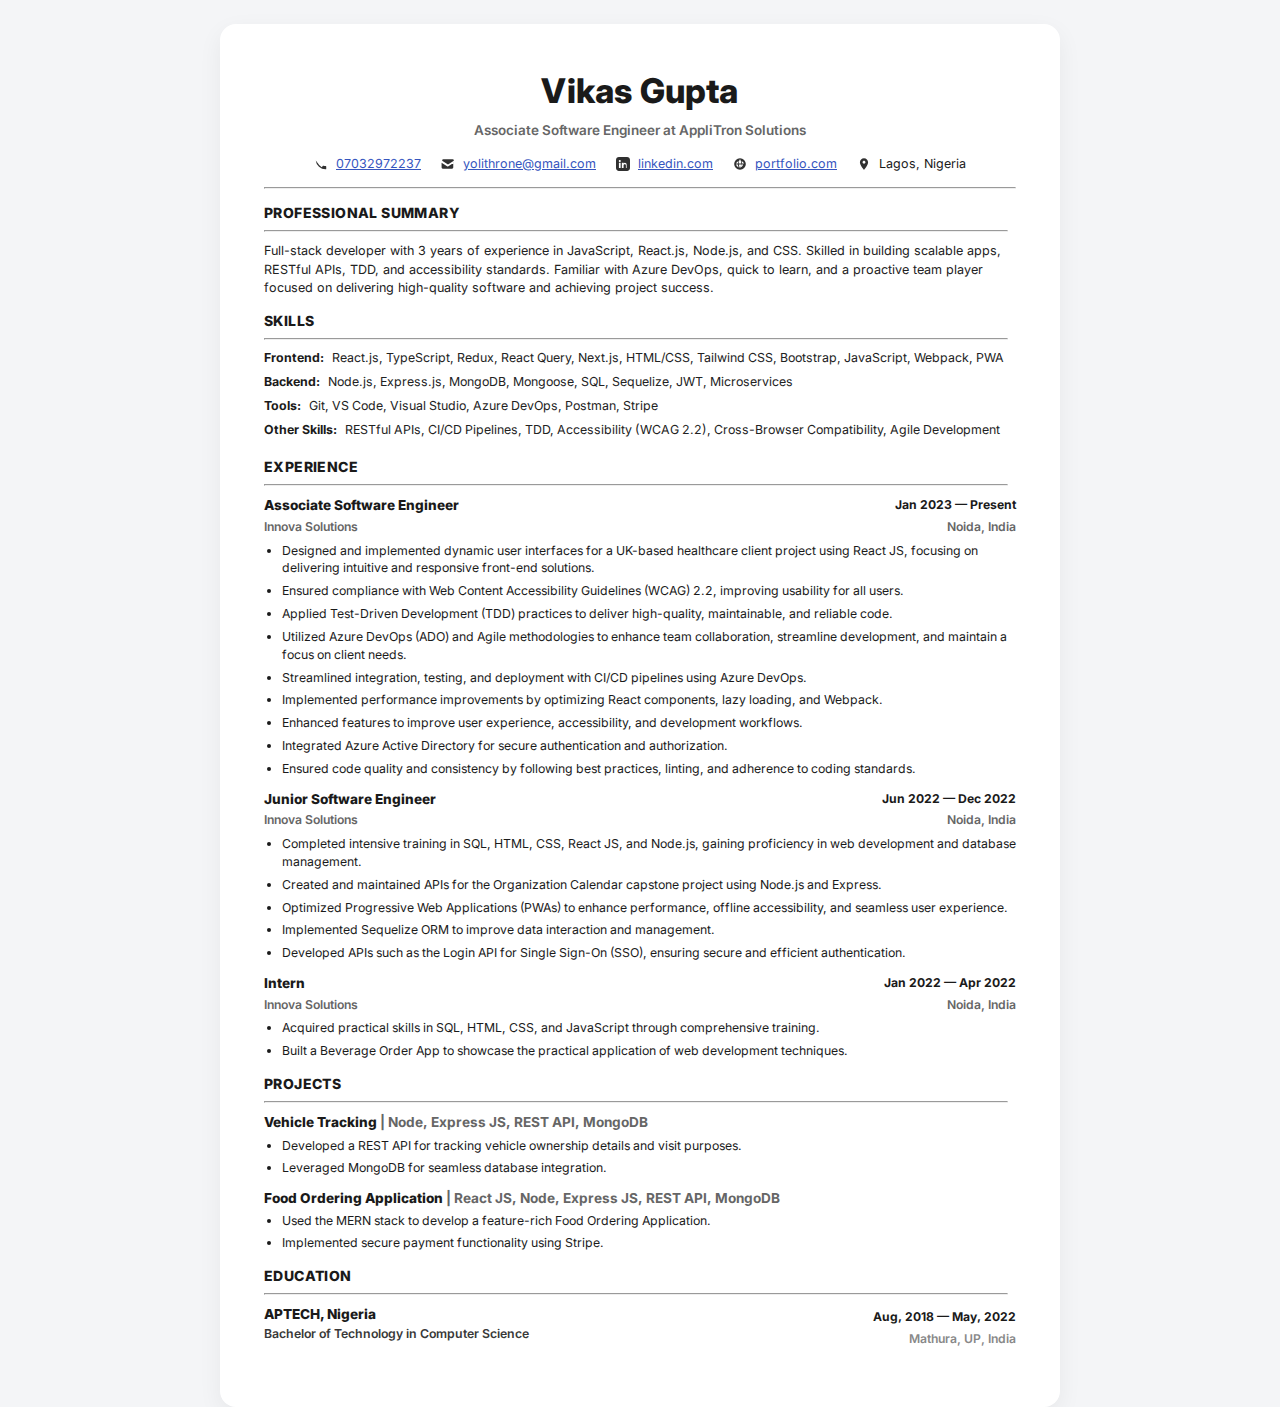
<file: ff/CV.HTML>
<!DOCTYPE html>
<html lang="en">
<head>
<meta charset="utf-8" />
<meta name="viewport" content="width=device-width, initial-scale=1" />
<title>Vikas Gupta – Resume</title>

<!-- Optional: try to load Inter; falls back gracefully -->
<link href="https://fonts.googleapis.com/css2?family=Inter:wght@300;400;500;600;700;800;900&display=swap" rel="stylesheet">

<style>
  :root{
    --ink:#1a1a1a;
    --muted:#666;
    --line:#e6e6e6;
    --accent:#2f67ff;          /* blue for top quote */
    --stamp:#1db954;            /* green for SELECTED */
    --bg:#ffffff;
  }
  *{box-sizing:border-box}
  html,body{height:100%}
  body{
    margin:0;
    background: #f4f5f7;
    color:var(--ink);
    font: 400 11.5pt/1.45 "Inter",system-ui,-apple-system,Segoe UI,Roboto,Arial,"Helvetica Neue",Helvetica,sans-serif;
    -webkit-font-smoothing:antialiased;
    padding:24px;
  }

  /* Page card */
  .page{
    max-width: 840px;          /* close to A4 width at 96dpi */
    margin:0 auto;
    background:var(--bg);
    border-radius:16px;
    box-shadow:0 8px 24px rgba(0,0,0,.06);
    padding:40px 44px 48px;
    position:relative;
  }

  /* Top quote */
  .top-quote{
    text-align:center;
    color:var(--accent);
    font-weight:800;
    letter-spacing:.6px;
    line-height:1.2;
    text-transform:uppercase;
  }
  .top-quote .l1{font-size:16px; margin-bottom:8px}
  .top-quote .l2{font-size:20px; margin-bottom:18px}

  /* Name + role */
  .identity{
    text-align:center;
    margin-bottom:14px;
  }
  .name{
    font-size:34px;
    font-weight:800;
    letter-spacing:.2px;
    margin:2px 0 6px;
  }
  .role{
    font-size:13.5px;
    color:var(--muted);
    font-weight:600;
  }

  /* Contacts row */
  .contacts{
    margin-top:14px;
    display:flex;
    flex-wrap:wrap;
    gap:14px 20px;
    justify-content:center;
    color:var(--ink);
    font-size:12.5px;
  }
  .contact{
    display:flex; align-items:center; gap:8px;
    white-space:nowrap;
  }
  .contact svg{width:14px;height:14px;opacity:.9}
  .divider{height:1px;background:var(--line);margin:18px 0 18px}
  .hr {
    position: relative;
    z-index: 1;
  }

  /* Section headers */
  .section{margin-top:14px;}
  .section h3{
    display: block;
    position: relative;
    z-index: 2;
    background: var(--bg);
    padding-right: 8px;
    font-size:14px; letter-spacing:.4px; text-transform:uppercase;
    margin:0 0 10px; font-weight:800;
  }

  /* Paragraphs */
  .summary{
    font-size:12.6px; color:#222; margin:0 0 12px;
  }

  /* Skills list */
  .skills dt{
  color:var(--ink); font-weight:700; font-size:12.4px;
  }
  .skills dd{
  margin:0; flex:1 1 auto; font-size:12.4px; color:#222;
  margin-left: 0;
  }
  .skills .row{
  display:flex; gap:8px; align-items:flex-start;
            padding: 3px 0;
  }
  .skills .row:first-child {
    margin-top: -10px;
  }

  /* Experience */
  .roleblock{margin-bottom:12px}
  .rolehead{
    display:flex; justify-content:space-between; gap:12px; align-items:flex-start;
    margin:0 0 2px;
  }
  .rolehead .title{
    font-weight:800; font-size:13.6px;
  }
  .rolehead .dates{
    color:var(--ink); font-weight:700; font-size:12.2px; white-space:nowrap;
  }
  .company{
    color:var(--muted); font-weight:600; font-size:12.2px;
    display:flex; justify-content:space-between; gap:12px;
    margin:0 0 6px;
  }
  .bullets{margin:0; padding-left:18px}
  .bullets li{
    margin:5px 0; font-size:12.3px;
  }

  /* Projects & Education bullets similar */
  .project li{margin:4px 0; font-size:12.3px}
  .edu .school{font-weight:800}
  .edu .meta{color:var(--muted); font-weight:600}
  .education-degree, .education-location {
    font-weight: 600;
    font-size: 12.2px;
  }

  /* Big green SELECTED stamp */
  .stamp{
    position:absolute;
    inset:auto 90px 280px auto;   /* approximate placement over Experience */
    transform:rotate(-16deg);
    border:4px solid var(--stamp);
    color:var(--stamp);
    font-weight:900;
    font-size:44px;
    letter-spacing:2px;
    padding:10px 22px;
    border-radius:8px;
    opacity:.18;                  /* translucent like in the image */
    pointer-events:none;
    text-transform:uppercase;
  }

  a{
    color: #3555be;
  }

  /* Print */
  @media print{
    body{background:transparent;padding:0}
    .page{
      box-shadow:none; border:0; border-radius:0; padding:28mm 18mm 26mm; /* A4 margins */
      width:210mm; max-width:none;
    }
    .stamp{opacity:.22}
  }

  /* Small screens */
  @media (max-width:720px){
    .page{padding:28px 20px}
    .stamp{right:40px; bottom:240px; font-size:36px}
    .skills dt{flex-basis:100px}
  }

  .education-header {
    display: flex;
    justify-content: space-between;
    align-items: flex-start;
}
.education-date {
    font-size: 14px; /* Slightly smaller for date */
    color: #666;
    font-weight: bold;
    margin-left: 10px;

    display: inline-block;
}
.education-location {
    font-size: 14px;
    color: #888;
    margin-top: 2px;
    display: block;
    text-align: right;
}
/* .project-title, .education-degree { font-weight: 800; font-size: 13.6px; } -- removed for education-degree */
</style>
</head>
<body>
  <main class="page">

    <!-- Identity -->
    <header class="identity">
      <div class="name">Vikas Gupta</div>
      <div class="role">Associate Software Engineer at AppliTron Solutions</div>

      <div class="contacts">
        <div class="contact" title="Phone">
          <!-- phone -->
          <svg viewBox="0 0 24 24" fill="currentColor" aria-hidden="true"><path d="M6.62 10.79a15.05 15.05 0 006.59 6.59l2.2-2.2a1 1 0 011.01-.24 11.36 11.36 0 003.56.57 1 1 0 011 1v3.61a1 1 0 01-.91 1A17 17 0 013 5.91a1 1 0 011- .91H7.6a1 1 0 011 1 11.36 11.36 0 00.57 3.56 1 1 0 01-.24 1.01l-2.3 2.22z"/></svg>
          <a href="tel:777777777">07032972237</a>
        </div>
        <div class="contact" title="Email">
          <!-- mail -->
          <svg viewBox="0 0 24 24" fill="currentColor"><path d="M20 4H4a2 2 0 00-2 2v.4l10 6.25L22 6.4V6a2 2 0 00-2-2zm2 6.04l-9.35 5.84a1.99 1.99 0 01-2.3 0L1 10.04V18a2 2 0 002 2h16a2 2 0 002-2v-7.96z"/></svg>
          <a href="mailto:vikasgupta@appitronsolutions.com">yolithrone@gmail.com</a>
        </div>
        <div class="contact" title="LinkedIn">
          <!-- LinkedIn -->
          <svg viewBox="0 0 24 24" fill="currentColor"><path d="M19 0h-14c-2.76 0-5 2.24-5 5v14c0 2.76 2.24 5 5 5h14c2.76 0 5-2.24 5-5v-14c0-2.76-2.24-5-5-5zm-11 19h-3v-9h3v9zm-1.5-10.28c-.97 0-1.75-.79-1.75-1.75s.78-1.75 1.75-1.75c.97 0 1.75.79 1.75 1.75s-.78 1.75-1.75 1.75zm13.5 10.28h-3v-4.5c0-1.07-.93-2-2-2s-2 .93-2 2v4.5h-3v-9h3v1.22c.41-.77 1.39-1.22 2.25-1.22 1.66 0 3 1.34 3 3v6.99z"/></svg>
          <a href="https://linkedin.com/in/vikasguptag" target="_blank">linkedin.com</a>
        </div>
        
        <div class="contact" title="Portfolio">
          <!-- globe -->
          <svg viewBox="0 0 24 24" fill="currentColor"><path d="M12 2a10 10 0 100 20 10 10 0 000-20zm6.93 9H15.7a15.67 15.67 0 00-1.03-4.07A8.03 8.03 0 0118.93 11zM12 4.06c.87 1.18 1.87 3.23 2.3 6.94H9.7c.43-3.71 1.42-5.76 2.3-6.94zM5.07 13H8.3c.2 1.94.72 3.6 1.37 4.9A8.03 8.03 0 015.07 13zm3.23-2H5.07A8.03 8.03 0 019.67 6.93 15.67 15.67 0 008.3 11zm1.73 2h3.94c-.39 2.93-1.36 5.05-1.97 5.94-.61-.89-1.58-3.01-1.97-5.94zM14.33 13h3.26a8.03 8.03 0 01-4.6 4.9c.65-1.3 1.17-2.96 1.37-4.9z"/></svg>
          <a href="https://flutterpath.com" target="_blank">portfolio.com</a>
        </div>

        <div class="contact" title="Location">
          <!-- location icon -->
          <svg viewBox="0 0 24 24" fill="currentColor"><path d="M12 2C8.13 2 5 5.13 5 9c0 5.25 7 13 7 13s7-7.75 7-13c0-3.87-3.13-7-7-7zm0 9.5c-1.38 0-2.5-1.12-2.5-2.5s1.12-2.5 2.5-2.5 2.5 1.12 2.5 2.5-1.12 2.5-2.5 2.5z"/></svg>
          <span>Lagos, Nigeria</span>
        </div>
      </div>
    </header>

    <hr>

    <!-- Professional Summary -->
    <section class="section">
      <h3>Professional Summary <hr></h3>
      <p class="summary">
        Full-stack developer with 3 years of experience in JavaScript, React.js, Node.js, and CSS. Skilled in building scalable apps, RESTful APIs, TDD, and accessibility standards. Familiar with Azure DevOps, quick to learn, and a proactive team player focused on delivering high-quality software and achieving project success.
      </p>
    </section>



    <!-- Skills -->
    <section class="section">
      <h3>Skills <hr></h3>
      <dl class="skills">
        <div class="row">
          <dt>Frontend:</dt>
          <dd>React.js, TypeScript, Redux, React Query, Next.js, HTML/CSS, Tailwind CSS, Bootstrap, JavaScript, Webpack, PWA</dd>
        </div>
        <div class="row">
          <dt>Backend:</dt>
          <dd>Node.js, Express.js, MongoDB, Mongoose, SQL, Sequelize, JWT, Microservices</dd>
        </div>
        <div class="row">
          <dt>Tools:</dt>
          <dd>Git, VS Code, Visual Studio, Azure DevOps, Postman, Stripe</dd>
        </div>
        <div class="row">
          <dt>Other Skills:</dt>
          <dd>RESTful APIs, CI/CD Pipelines, TDD, Accessibility (WCAG 2.2), Cross-Browser Compatibility, Agile Development</dd>
        </div>
      </dl>
    </section>

    <!-- Experience -->
    <section class="section">
      <h3>Experience <hr></h3>

      <div class="roleblock">
        <div class="rolehead">
          <div class="title">Associate Software Engineer</div>
          <div class="dates">Jan 2023 — Present</div>
        </div>
        <div class="company">
          <span>Innova Solutions</span>
          <span>Noida, India</span>
        </div>
        <ul class="bullets">
          <li>Designed and implemented dynamic user interfaces for a UK-based healthcare client project using React JS, focusing on delivering intuitive and responsive front-end solutions.</li>
          <li>Ensured compliance with Web Content Accessibility Guidelines (WCAG) 2.2, improving usability for all users.</li>
          <li>Applied Test-Driven Development (TDD) practices to deliver high-quality, maintainable, and reliable code.</li>
          <li>Utilized Azure DevOps (ADO) and Agile methodologies to enhance team collaboration, streamline development, and maintain a focus on client needs.</li>
          <li>Streamlined integration, testing, and deployment with CI/CD pipelines using Azure DevOps.</li>
          <li>Implemented performance improvements by optimizing React components, lazy loading, and Webpack.</li>
          <li>Enhanced features to improve user experience, accessibility, and development workflows.</li>
          <li>Integrated Azure Active Directory for secure authentication and authorization.</li>
          <li>Ensured code quality and consistency by following best practices, linting, and adherence to coding standards.</li>
        </ul>
      </div>

      <div class="roleblock">
        <div class="rolehead">
          <div class="title">Junior Software Engineer</div>
          <div class="dates">Jun 2022 — Dec 2022</div>
        </div>
        <div class="company">
          <span>Innova Solutions</span>
          <span>Noida, India</span>
        </div>
        <ul class="bullets">
          <li>Completed intensive training in SQL, HTML, CSS, React JS, and Node.js, gaining proficiency in web development and database management.</li>
          <li>Created and maintained APIs for the Organization Calendar capstone project using Node.js and Express.</li>
          <li>Optimized Progressive Web Applications (PWAs) to enhance performance, offline accessibility, and seamless user experience.</li>
          <li>Implemented Sequelize ORM to improve data interaction and management.</li>
          <li>Developed APIs such as the Login API for Single Sign-On (SSO), ensuring secure and efficient authentication.</li>
        </ul>
      </div>

      <div class="roleblock">
        <div class="rolehead">
          <div class="title">Intern</div>
          <div class="dates">Jan 2022 — Apr 2022</div>
        </div>
        <div class="company">
          <span>Innova Solutions</span>
          <span>Noida, India</span>
        </div>
        <ul class="bullets">
          <li>Acquired practical skills in SQL, HTML, CSS, and JavaScript through comprehensive training.</li>
          <li>Built a Beverage Order App to showcase the practical application of web development techniques.</li>
        </ul>
      </div>
    </section>


    <!-- Projects -->
    <section class="section">
      <h3>Projects <hr></h3>
      <div class="roleblock project">
        <div class="title" style="font-weight:800; font-size:13.6px">Vehicle Tracking <span style="font-weight:700;color:var(--muted)">| Node, Express JS, REST API, MongoDB</span></div>
        <ul class="bullets">
          <li>Developed a REST API for tracking vehicle ownership details and visit purposes.</li>
          <li>Leveraged MongoDB for seamless database integration.</li>
        </ul>
      </div>

      <div class="roleblock project">
        <div class="title" style="font-weight:800; font-size:13.6px">Food Ordering Application <span style="font-weight:700;color:var(--muted)">| React JS, Node, Express JS, REST API, MongoDB</span></div>
        <ul class="bullets">
          <li>Used the MERN stack to develop a feature-rich Food Ordering Application.</li>
          <li>Implemented secure payment functionality using Stripe.</li>
        </ul>
      </div>
    </section>



    <!-- Education -->
    <section class="section edu">
      <h3>Education <hr></h3>
      <div class="roleblock education-header">
        <div>
          <div class="school" style="font-weight:800; font-size:13.6px">APTECH, Nigeria</div>
          <div class="meta" style=" font-size:12.3px; color:#383838;">Bachelor of Technology in Computer Science</div>
        </div>
        <div>
          <div class="education-date" style="font-weight:700; font-size:12.12px; color:#1a1a1a;">Aug, 2018 — May, 2022</div>
          <div class="education-location"  style="font-weight:600; font-size:12.2px; ">Mathura, UP, India</div>
        </div>
      </div>
    </section>

    

  </main>
</body>
</html>
</file>
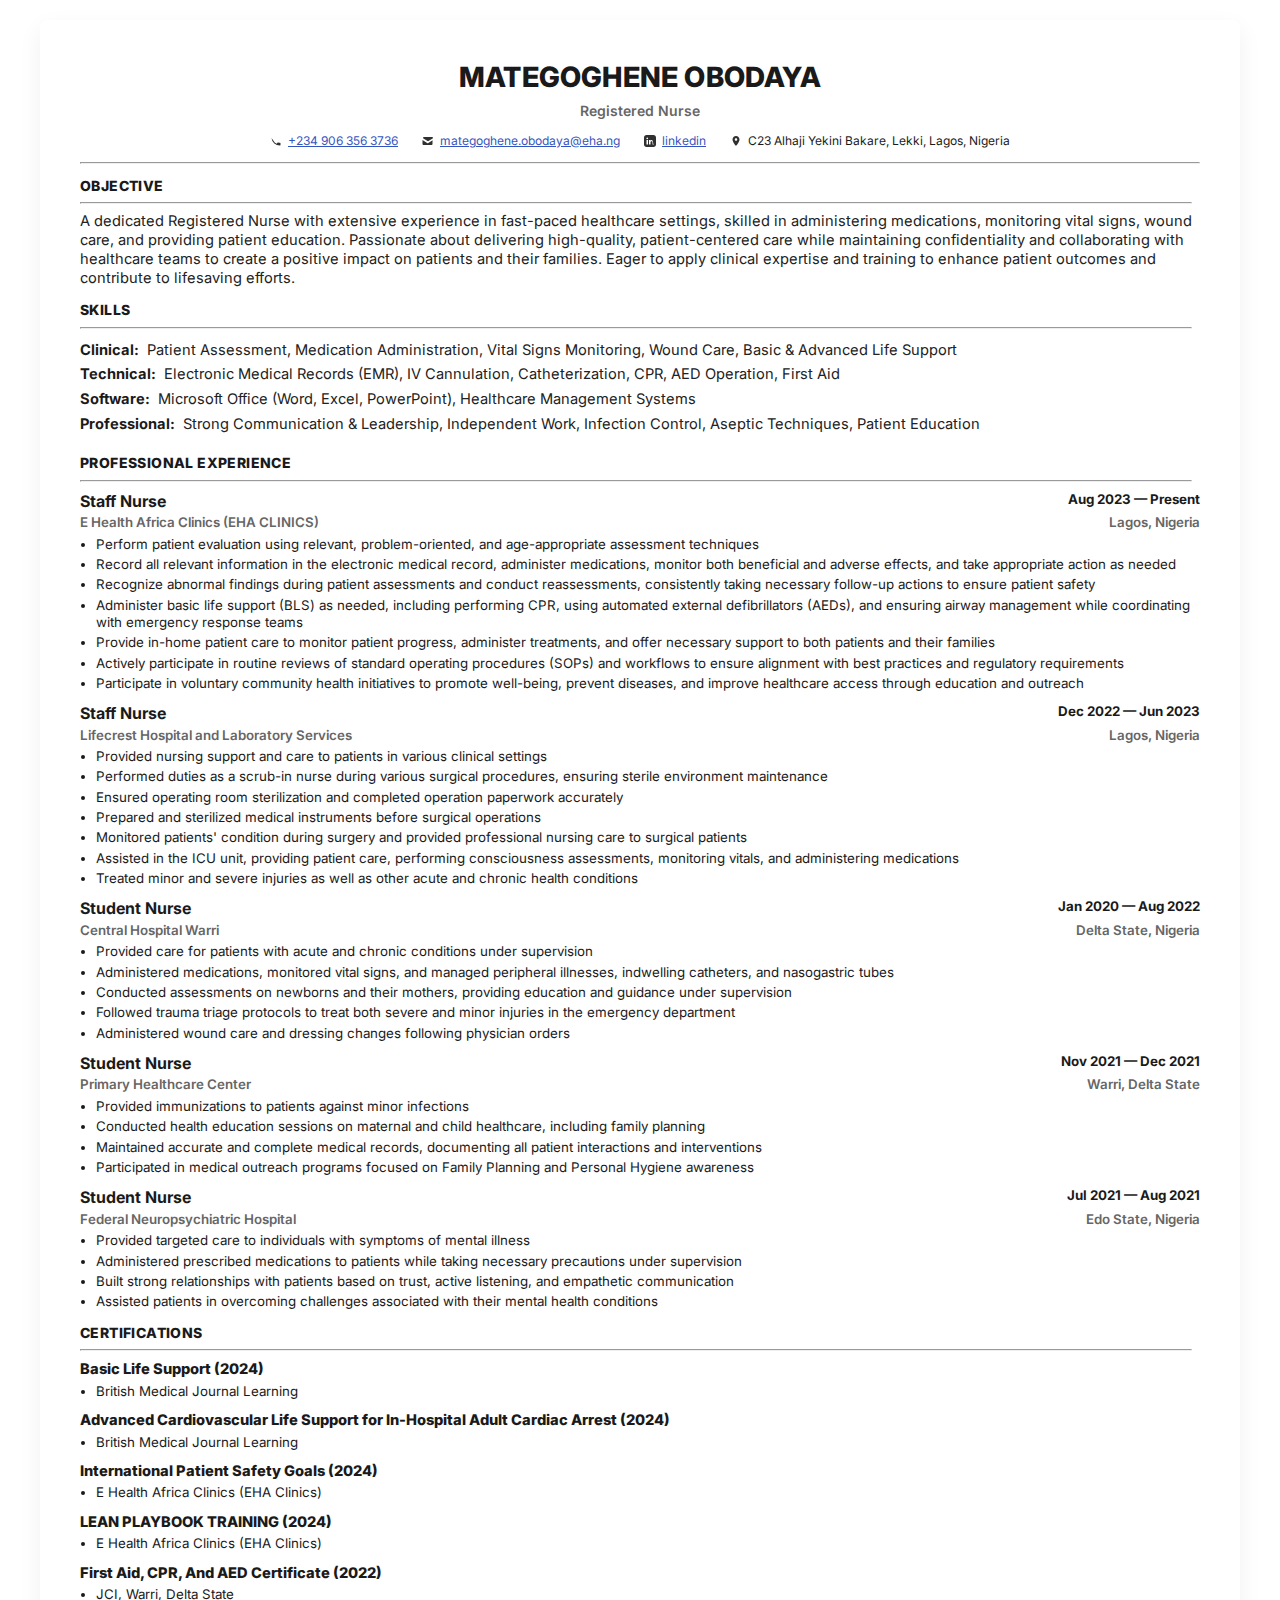
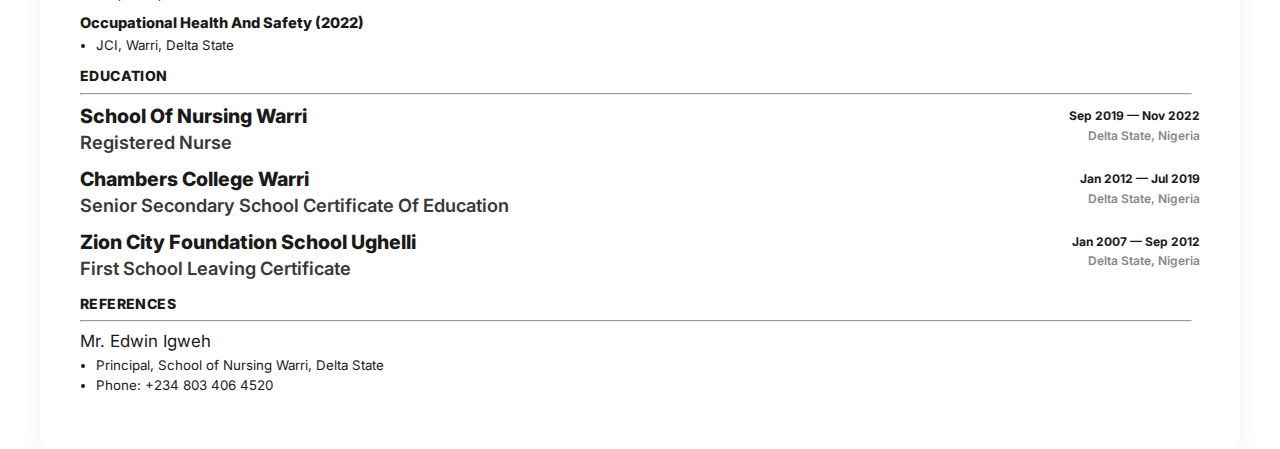
<file: ff/matey.html>
<!DOCTYPE html>
<html lang="en">
<head>
<meta charset="utf-8" />
<meta name="viewport" content="width=device-width, initial-scale=1" />
<title>Mategoghene Obodaya – Resume</title>

<!-- Optional: try to load Inter; falls back gracefully -->
<link href="https://fonts.googleapis.com/css2?family=Inter:wght@300;400;500;600;700;800;900&display=swap" rel="stylesheet">

<style>
  :root{
    --ink:#1a1a1a;
    --muted:#666;
    --line:#e6e6e6;
    --accent:#2f67ff;
    --stamp:#1db954;
    --bg:#ffffff;
    --font-size-base: 12.7pt; /* Increased by 1.7px from 11pt */
  }
  *{box-sizing:border-box}
  html,body{height:100%}
  body{
    margin:0;
    color:var(--ink);
    font: 400 var(--font-size-base)/1.4 "Inter",system-ui,-apple-system,Segoe UI,Roboto,Arial,"Helvetica Neue",Helvetica,sans-serif;
    -webkit-font-smoothing:antialiased;
    padding:20px;
  }

  .name{
    font-size:29.7px; /* 28 + 1.7 */
  }
  .role{
    font-size:15.7px; /* 14 + 1.7 */
  }
  .contacts{
    font-size:13.7px; /* 12 + 1.7 */
  }
  .section h3{
    font-size:15.7px; /* 14 + 1.7 */
  }
  .summary{
    font-size:12.7pt; /* 11 + 1.7 */
  }
  .skills dt{
    font-size:12.7pt; /* 11 + 1.7 */
  }
  .skills dd{
    font-size:12.7pt; /* 11 + 1.7 */
  }
  .skills .row{
    font-size:12.7pt; /* 11 + 1.7 */
  }
  .rolehead .title{
    font-size:13.7pt; /* 12 + 1.7 */
  }
  .rolehead .dates,
  .company,
  .bullets li,
  .project li,
  .edu .school,
  .edu .meta,
  .education-degree,
  .education-location,
  .education-date,
  .education-location{
    font-size:11.7pt; /* 10 + 1.7 */
  }
  .stamp{
    font-size:37.7px; /* 36 + 1.7 */
  }
  a{
    font-size:inherit;
  }

  .top-quote .l1{font-size:14.7px;} /* 13 + 1.7 */
  .top-quote .l2{font-size:17.7px;} /* 16 + 1.7 */

  .school { font-size:14.7pt !important; } /* 13 + 1.7 */
  .meta { font-size:13.7pt !important; } /* 12 + 1.7 */
  .education-date { font-size:10.7pt !important; }
  .education-location { font-size:10.7pt !important; }

  .project .title {
    font-size:12.7pt; /* 11 + 1.7 */
  }

  /* Page card - US Letter dimensions */
  .page {
  max-width: 12.5in;
  width: 12.5in;
  min-width: 320px;
  min-height: 11in;
  margin: 0 auto;
  background: var(--bg);
  border-radius: 8px;
  box-shadow: 0 8px 24px rgba(0,0,0,.06);
  padding: 36px 40px 44px;
  position: relative;
  box-sizing: border-box;
  overflow-x: auto;
}

  /* Top quote */
  .top-quote{
    text-align:center;
    color:var(--accent);
    font-weight:800;
    letter-spacing:.6px;
    line-height:1.2;
    text-transform:uppercase;
  }
  .top-quote .l1{font-size:13px; margin-bottom:6px}
  .top-quote .l2{font-size:16px; margin-bottom:14px}

  /* Name + role */
  .identity{
    text-align:center;
    margin-bottom:12px;
  }
  .name{
  font-size:28px;
    font-weight:800;
    letter-spacing:.2px;
    margin:2px 0 4px;
  }
  .role{
  font-size:14px;
    color:var(--muted);
    font-weight:600;
  }

  /* Contacts row */
  .contacts{
    margin-top:12px;
    display:flex;
    flex-wrap:wrap;
    gap:16px 24px;
    justify-content:center;
    color:var(--ink);
  font-size:12px;
  }
  .contact{
    display:flex; align-items:center; gap:6px;
    white-space:nowrap;
  }
  .contact svg{width:12px;height:12px;opacity:.9}
  .divider{height:1px;background:var(--line);margin:14px 0 14px}
  .hr {
    position: relative;
    z-index: 1;
  }

  /* Section headers */
  .section{margin-top:12px;}
  .section h3{
    display: block;
    position: relative;
    z-index: 2;
    background: var(--bg);
    padding-right: 8px;
  font-size:14px; letter-spacing:.4px; text-transform:uppercase;
    margin:0 0 8px; font-weight:800;
  }

  /* Paragraphs */
  .summary{
  font-size:11pt; color:#222; margin:0 0 10px;
  line-height: 1.3;
  }

  /* Skills list */
  .skills dt{
  color:var(--ink); font-weight:700; font-size:11pt;
  }
  .skills dd{
  margin:0; flex:1 1 auto; font-size:11pt; color:#222;
  margin-left: 0;
  }
  .skills .row{
  display:flex; gap:8px; align-items:flex-start;
            padding: 2px 0;
  }
  .skills .row:first-child {
    margin-top: -8px;
  }

  /* Experience */
  .roleblock{margin-bottom:10px}
  .rolehead{
    display:flex; justify-content:space-between; gap:12px; align-items:flex-start;
    margin:0 0 1px;
  }
  .rolehead .title{
  font-size:12pt;
  font-weight:700;
  }
  .rolehead .dates{
  color:var(--ink); font-weight:700; font-size:10pt; white-space:nowrap;
  }
  .company{
  color:var(--muted); font-weight:600; font-size:10pt;
    display:flex; justify-content:space-between; gap:12px;
    margin:0 0 4px;
  }
  .bullets{margin:0; padding-left:16px}
  .bullets li{
  margin:3px 0; font-size:10pt; line-height:1.3;
  }

  /* Projects & Education bullets similar */
  .project li{margin:3px 0; font-size:10pt; line-height:1.3;}
  .edu .school{font-weight:800}
  .edu .meta{color:var(--muted); font-weight:600}
  .education-degree, .education-location {
  font-weight: 600;
  font-size: 10pt;
  }

  /* Big green SELECTED stamp */
  .stamp{
    position:absolute;
    inset:auto 70px 220px auto;  
    transform:rotate(-16deg);
    border:3px solid var(--stamp);
    color:var(--stamp);
    font-weight:900;
    font-size:36px;
    letter-spacing:1.5px;
    padding:8px 18px;
    border-radius:6px;
    opacity:.18;                  
    pointer-events:none;
    text-transform:uppercase;
  }

  a{
    color: #3555be;
    font-size:inherit;
  }

  /* Print */
  @media print{
    body {
    background: transparent;
    padding: 0;
  }
  .page {
    width: 13.5in !important;
    max-width: 13.5in !important;
    min-height: 11in !important;
    border-radius: 0;
    box-shadow: none;
  }
  .stamp{opacity:.22}
  .pagebreak {
    break-before: page;
    page-break-before: always;
  }
}

  /* Force consistent layout on all screen sizes */
  @media (max-width:1200px){
    .page {
      width: 13.5in !important;
      max-width: 13.5in !important;
      min-width: 13.5in !important;
      padding: 36px 40px 44px;
      overflow-x: auto;
    }
    body {
      overflow-x: auto;
    }
    .stamp{right:70px; bottom:220px; font-size:36px}
  }

  @media (max-width: 900px) {
  .page {
    width: 13.5in !important;
    max-width: 13.5in !important;
    min-width: 13.5in !important;
    border-radius: 8px;
    padding: 36px 40px 44px;
    box-shadow: 0 8px 24px rgba(0,0,0,.06);
    overflow-x: auto;
  }
  body {
    overflow-x: auto;
  }
}

  .education-header {
    display: flex;
    justify-content: space-between;
    align-items: flex-start;
  }
.education-date {
  font-size: 9pt !important;
    color: #666;
    font-weight: bold;
    margin-left: 8px;
    display: inline-block;
}
.education-location {
  font-size: 9pt !important;
    color: #888;
    margin-top: 1px;
    display: block;
    text-align: right;
}

/* Page break for print/PDF */
.pagebreak {
  display: block;
  height: 0;
  margin: 0;
  border: none;
}
@media print {
  .pagebreak {
    break-before: page;
    page-break-before: always;
  }
}

/* Project titles */
.project .title {
  font-weight: 800; 
  font-size: 11pt;
  margin-bottom: 2px;
}
</style>
</head>
<body>
  <main class="page">

    <!-- Identity -->
    <header class="identity">
      <div class="name">MATEGOGHENE OBODAYA</div>
      <div class="role">Registered Nurse</div>

      <div class="contacts">
        <div class="contact" title="Phone">
          <!-- phone -->
          <svg viewBox="0 0 24 24" fill="currentColor" aria-hidden="true"><path d="M6.62 10.79a15.05 15.05 0 006.59 6.59l2.2-2.2a1 1 0 011.01-.24 11.36 11.36 0 003.56.57 1 1 0 011 1v3.61a1 1 0 01-.91 1A17 17 0 013 5.91a1 1 0 011- .91H7.6a1 1 0 011 1 11.36 11.36 0 00.57 3.56 1 1 0 01-.24 1.01l-2.3 2.22z"/></svg>
          <a href="tel:+2349063563736">+234 906 356 3736</a>
        </div>
        <div class="contact" title="Email">
          <!-- mail -->
          <svg viewBox="0 0 24 24" fill="currentColor"><path d="M20 4H4a2 2 0 00-2 2v.4l10 6.25L22 6.4V6a2 2 0 00-2-2zm2 6.04l-9.35 5.84a1.99 1.99 0 01-2.3 0L1 10.04V18a2 2 0 002 2h16a2 2 0 002-2v-7.96z"/></svg>
          <a href="mailto:mategoghene.obodaya@eha.ng">mategoghene.obodaya@eha.ng</a>
        </div>
        <div class="contact" title="LinkedIn">
          <!-- LinkedIn -->
          <svg viewBox="0 0 24 24" fill="currentColor"><path d="M19 0h-14c-2.76 0-5 2.24-5 5v14c0 2.76 2.24 5 5 5h14c2.76 0 5-2.24 5-5v-14c0-2.76-2.24-5-5-5zm-11 19h-3v-9h3v9zm-1.5-10.28c-.97 0-1.75-.79-1.75-1.75s.78-1.75 1.75-1.75c.97 0 1.75.79 1.75 1.75s-.78 1.75-1.75 1.75zm13.5 10.28h-3v-4.5c0-1.07-.93-2-2-2s-2 .93-2 2v4.5h-3v-9h3v1.22c.41-.77 1.39-1.22 2.25-1.22 1.66 0 3 1.34 3 6.99z"/></svg>
          <a href="https://linkedin.com/in/mategoghene-obodaya-49a604285" target="_blank">linkedin</a>
        </div>
        
        <div class="contact" title="Location">
          <!-- location icon -->
          <svg viewBox="0 0 24 24" fill="currentColor"><path d="M12 2C8.13 2 5 5.13 5 9c0 5.25 7 13 7 13s7-7.75 7-13c0-3.87-3.13-7-7-7zm0 9.5c-1.38 0-2.5-1.12-2.5-2.5s1.12-2.5 2.5-2.5 2.5 1.12 2.5 2.5-1.12 2.5-2.5 2.5z"/></svg>
          <span>C23 Alhaji Yekini Bakare, Lekki, Lagos, Nigeria</span>
        </div>
      </div>
    </header>

    <hr>

    <!-- Objective -->
    <section class="section">
      <h3>Objective <hr></h3>
      <p class="summary">
        A dedicated Registered Nurse with extensive experience in fast-paced healthcare settings, skilled in administering medications, monitoring vital signs, wound care, and providing patient education. Passionate about delivering high-quality, patient-centered care while maintaining confidentiality and collaborating with healthcare teams to create a positive impact on patients and their families. Eager to apply clinical expertise and training to enhance patient outcomes and contribute to lifesaving efforts.
      </p>
    </section>

    <!-- Skills -->
    <section class="section">
      <h3>Skills <hr></h3>
      <dl class="skills">
        <div class="row">
          <dt>Clinical:</dt>
          <dd>Patient Assessment, Medication Administration, Vital Signs Monitoring, Wound Care, Basic & Advanced Life Support</dd>
        </div>
        <div class="row">
          <dt>Technical:</dt>
          <dd>Electronic Medical Records (EMR), IV Cannulation, Catheterization, CPR, AED Operation, First Aid</dd>
        </div>
        <div class="row">
          <dt>Software:</dt>
          <dd>Microsoft Office (Word, Excel, PowerPoint), Healthcare Management Systems</dd>
        </div>
        <div class="row">
          <dt>Professional:</dt>
          <dd>Strong Communication & Leadership, Independent Work, Infection Control, Aseptic Techniques, Patient Education</dd>
        </div>
      </dl>
    </section>

    <!-- Experience -->
    <section class="section">
      <h3>Professional Experience <hr></h3>

      <div class="roleblock">
        <div class="rolehead">
          <div class="title">Staff Nurse</div>
          <div class="dates">Aug 2023 — Present</div>
        </div>
        <div class="company">
          <span>E Health Africa Clinics (EHA CLINICS)</span>
          <span>Lagos, Nigeria</span>
        </div>
        <ul class="bullets">
          <li>Perform patient evaluation using relevant, problem-oriented, and age-appropriate assessment techniques</li>
          <li>Record all relevant information in the electronic medical record, administer medications, monitor both beneficial and adverse effects, and take appropriate action as needed</li>
          <li>Recognize abnormal findings during patient assessments and conduct reassessments, consistently taking necessary follow-up actions to ensure patient safety</li>
          <li>Administer basic life support (BLS) as needed, including performing CPR, using automated external defibrillators (AEDs), and ensuring airway management while coordinating with emergency response teams</li>
          <li>Provide in-home patient care to monitor patient progress, administer treatments, and offer necessary support to both patients and their families</li>
          <li>Actively participate in routine reviews of standard operating procedures (SOPs) and workflows to ensure alignment with best practices and regulatory requirements</li>
          <li>Participate in voluntary community health initiatives to promote well-being, prevent diseases, and improve healthcare access through education and outreach</li>
        </ul>
      </div>

      <div class="roleblock">
        <div class="rolehead">
          <div class="title">Staff Nurse</div>
          <div class="dates">Dec 2022 — Jun 2023</div>
        </div>
        <div class="company">
          <span>Lifecrest Hospital and Laboratory Services</span>
          <span>Lagos, Nigeria</span>
        </div>
        <ul class="bullets">
          <li>Provided nursing support and care to patients in various clinical settings</li>
          <li>Performed duties as a scrub-in nurse during various surgical procedures, ensuring sterile environment maintenance</li>
          <li>Ensured operating room sterilization and completed operation paperwork accurately</li>
          <li>Prepared and sterilized medical instruments before surgical operations</li>
          <li>Monitored patients' condition during surgery and provided professional nursing care to surgical patients</li>
          <li>Assisted in the ICU unit, providing patient care, performing consciousness assessments, monitoring vitals, and administering medications</li>
          <li>Treated minor and severe injuries as well as other acute and chronic health conditions</li>
        </ul>
      </div>

      <div class="roleblock">
        <div class="rolehead">
          <div class="title">Student Nurse</div>
          <div class="dates">Jan 2020 — Aug 2022</div>
        </div>
        <div class="company">
          <span>Central Hospital Warri</span>
          <span>Delta State, Nigeria</span>
        </div>
        <ul class="bullets">
          <li>Provided care for patients with acute and chronic conditions under supervision</li>
          <li>Administered medications, monitored vital signs, and managed peripheral illnesses, indwelling catheters, and nasogastric tubes</li>
          <li>Conducted assessments on newborns and their mothers, providing education and guidance under supervision</li>
          <li>Followed trauma triage protocols to treat both severe and minor injuries in the emergency department</li>
          <li>Administered wound care and dressing changes following physician orders</li>
        </ul>
      </div>

      <div class="roleblock">
        <div class="rolehead">
          <div class="title">Student Nurse</div>
          <div class="dates">Nov 2021 — Dec 2021</div>
        </div>
        <div class="company">
          <span>Primary Healthcare Center</span>
          <span>Warri, Delta State</span>
        </div>
        <ul class="bullets">
          <li>Provided immunizations to patients against minor infections</li>
          <li>Conducted health education sessions on maternal and child healthcare, including family planning</li>
          <li>Maintained accurate and complete medical records, documenting all patient interactions and interventions</li>
          <li>Participated in medical outreach programs focused on Family Planning and Personal Hygiene awareness</li>
        </ul>
      </div>

      <div class="roleblock">
        <div class="rolehead">
          <div class="title">Student Nurse</div>
          <div class="dates">Jul 2021 — Aug 2021</div>
        </div>
        <div class="company">
          <span>Federal Neuropsychiatric Hospital</span>
          <span>Edo State, Nigeria</span>
        </div>
        <ul class="bullets">
          <li>Provided targeted care to individuals with symptoms of mental illness</li>
          <li>Administered prescribed medications to patients while taking necessary precautions under supervision</li>
          <li>Built strong relationships with patients based on trust, active listening, and empathetic communication</li>
          <li>Assisted patients in overcoming challenges associated with their mental health conditions</li>
        </ul>
      </div>
    </section>

    <!-- Certifications -->
    <section class="section">
      <h3>Certifications <hr></h3>
      
      <div class="roleblock project">
        <div class="title">Basic Life Support (2024)</div>
        <ul class="bullets">
          <li>British Medical Journal Learning</li>
        </ul>
      </div>

      <div class="roleblock project">
        <div class="title">Advanced Cardiovascular Life Support for In-Hospital Adult Cardiac Arrest (2024)</div>
        <ul class="bullets">
          <li>British Medical Journal Learning</li>
        </ul>
      </div>

      <div class="roleblock project">
        <div class="title">International Patient Safety Goals (2024)</div>
        <ul class="bullets">
          <li>E Health Africa Clinics (EHA Clinics)</li>
        </ul>
      </div>

      <div class="roleblock project">
        <div class="title">LEAN PLAYBOOK TRAINING (2024)</div>
        <ul class="bullets">
          <li>E Health Africa Clinics (EHA Clinics)</li>
        </ul>
      </div>

      <div class="roleblock project">
        <div class="title">First Aid, CPR, And AED Certificate (2022)</div>
        <ul class="bullets">
          <li>JCI, Warri, Delta State</li>
        </ul>
      </div>

      <div class="roleblock project">
        <div class="title">Occupational Health And Safety (2022)</div>
        <ul class="bullets">
          <li>JCI, Warri, Delta State</li>
        </ul>
      </div>
    </section>

    <!-- Education -->
    <section class="section edu">
      <h3>Education <hr></h3>
      
      <div class="roleblock education-header">
        <div>
          <div class="school" style="font-weight:800; font-size:10pt">School Of Nursing Warri</div>
          <div class="meta" style="font-size:12pt; color:#383838;">Registered Nurse</div>
        </div>
        <div>
          <div class="education-date" style="font-weight:700; font-size:11pt; color:#1a1a1a; margin-left: 25px;">Sep 2019 — Nov 2022</div>
          <div class="education-location" style="font-weight:600; font-size:11pt;">Delta State, Nigeria</div>
        </div>
      </div>

      <div class="roleblock education-header" style="margin-top: 10px;">
        <div>
          <div class="school" style="font-weight:800; font-size:13pt">Chambers College Warri</div>
          <div class="meta" style="font-size:12pt; color:#383838;">Senior Secondary School Certificate Of Education</div>
        </div>
        <div>
          <div class="education-date" style="font-weight:700; font-size:11pt; color:#1a1a1a; margin-left: 25px;">Jan 2012 — Jul 2019</div>
          <div class="education-location" style="font-weight:600; font-size:11pt;">Delta State, Nigeria</div>
        </div>
      </div>

      <div class="roleblock education-header" style="margin-top: 10px;">
        <div>
          <div class="school" style="font-weight:800; font-size:13pt">Zion City Foundation School Ughelli</div>
          <div class="meta" style="font-size:12pt; color:#383838;">First School Leaving Certificate</div>
        </div>
        <div>
          <div class="education-date" style="font-weight:700; font-size:11pt; color:#1a1a1a; margin-left: 25px;">Jan 2007 — Sep 2012</div>
          <div class="education-location" style="font-weight:600; font-size:11pt;">Delta State, Nigeria</div>
        </div>
      </div>
    </section>

    <!-- References -->
    <section class="section">
      <h3>References <hr></h3>
      <div class="roleblock">
        <div class="title">Mr. Edwin Igweh</div>
        <ul class="bullets">
          <li>Principal, School of Nursing Warri, Delta State</li>
          <li>Phone: +234 803 406 4520</li>
        </ul>
      </div>
    </section>

  </main>
</body>
</html>
</file>
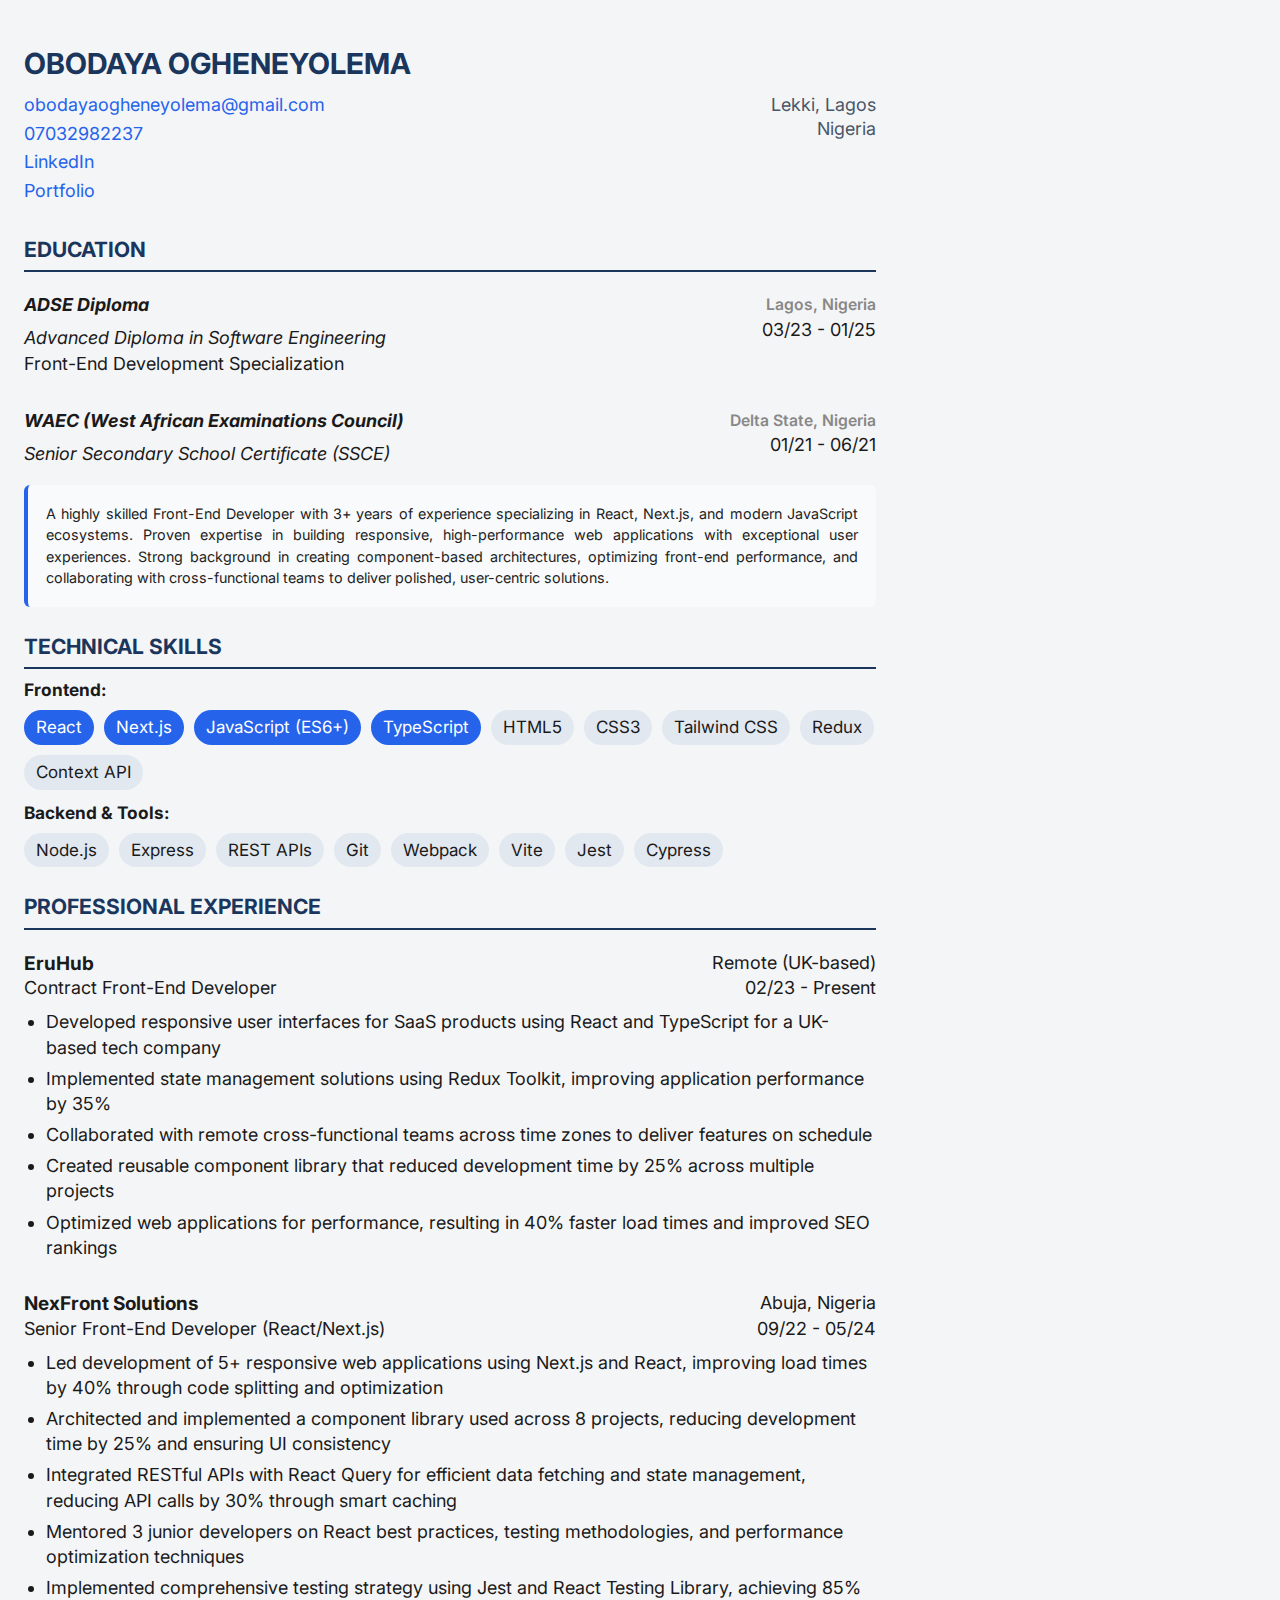
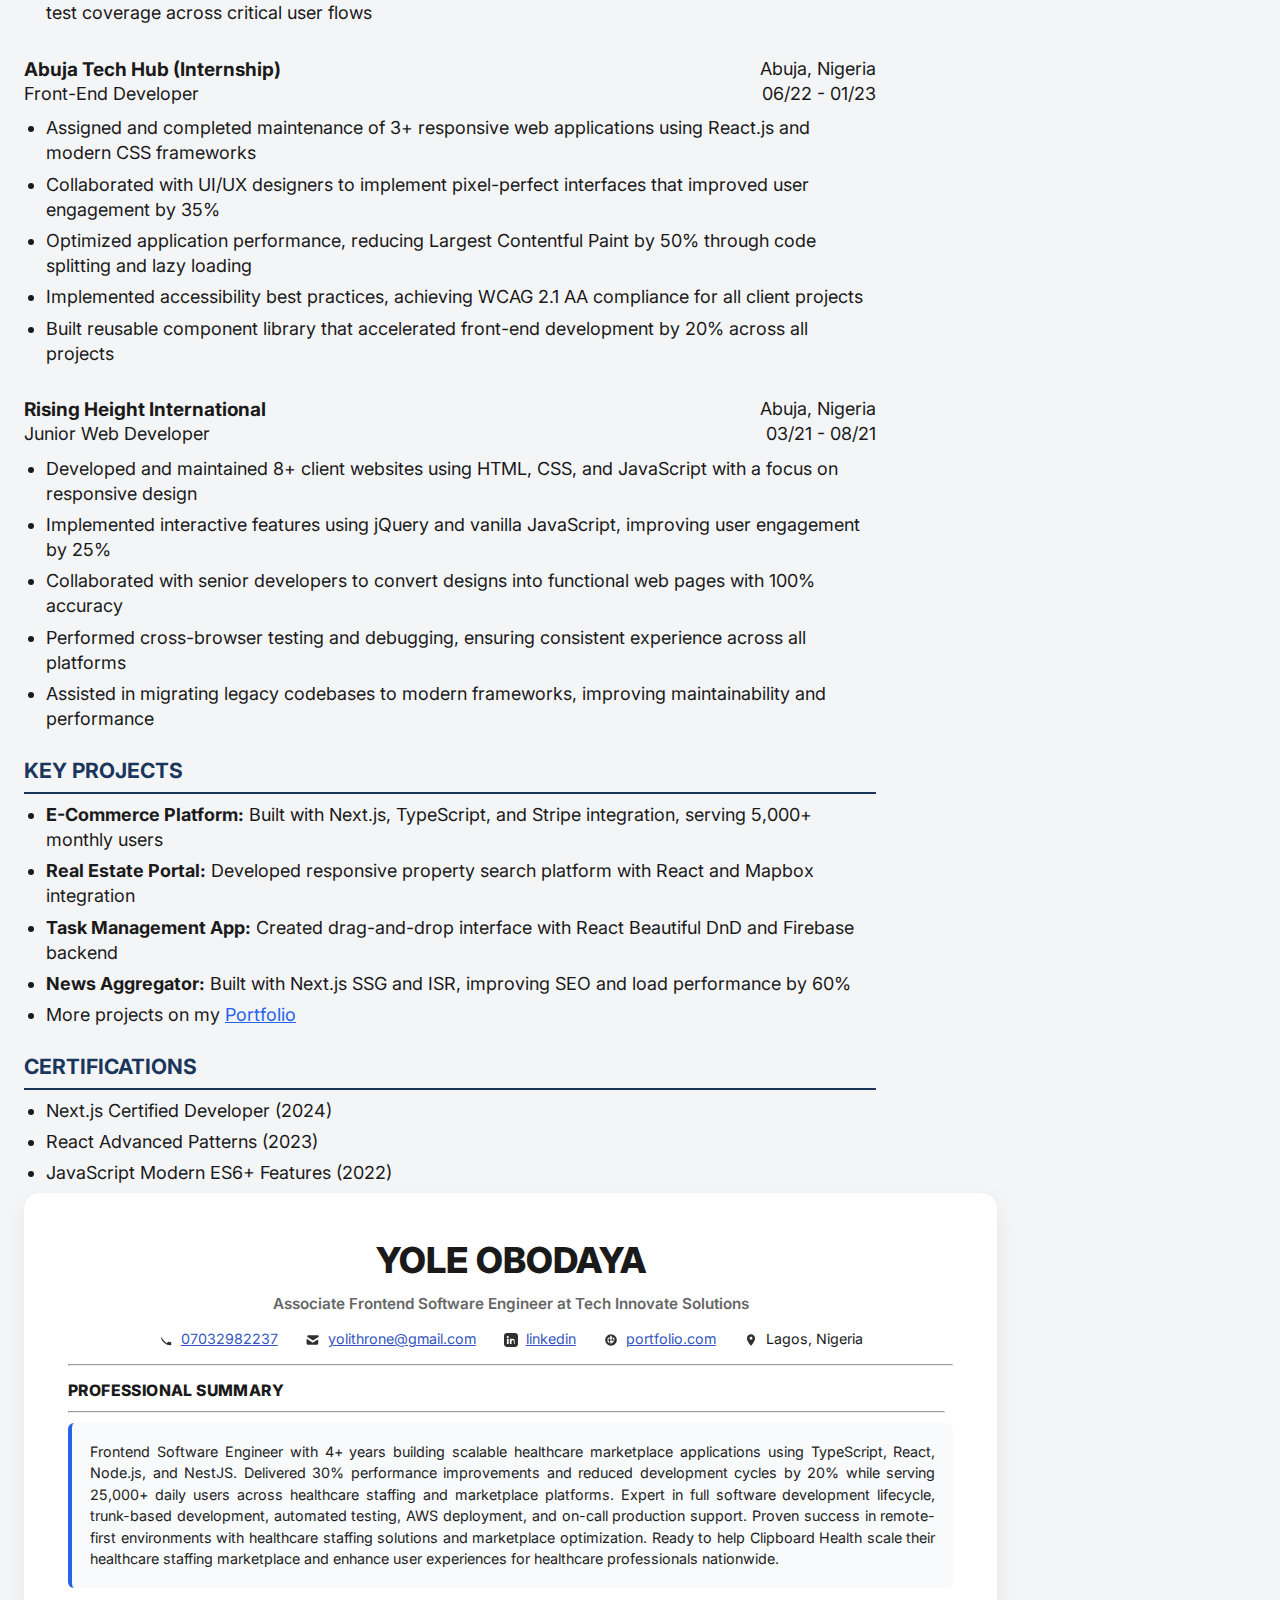
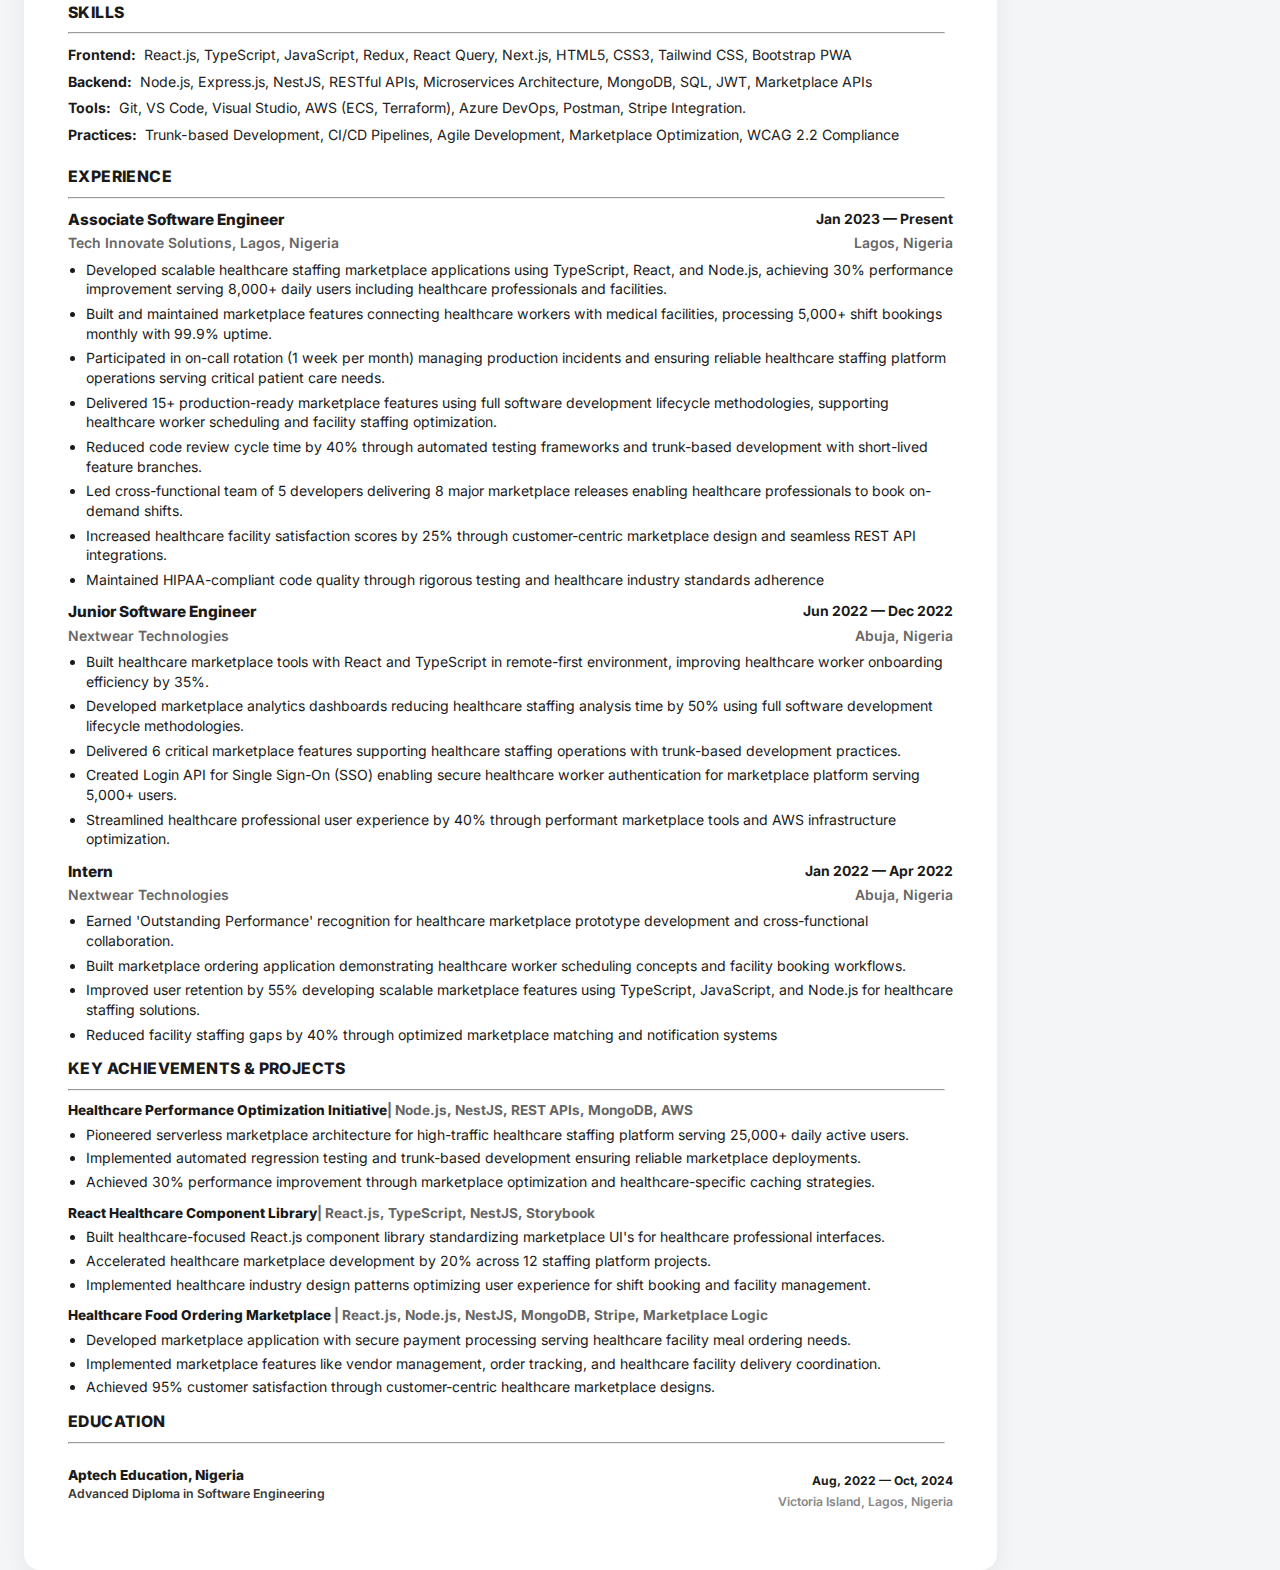
<file: ff/mr hassan frontend cv .html>
<!DOCTYPE html>
<html lang="en">
<head>
    <meta charset="UTF-8">
    <meta name="viewport" content="width=device-width, initial-scale=1.0">
    <title>Obodaya Ogheneyolema - Frontend Developer</title>
    <style>
        body {
            font-family: 'Times New Roman', Arial, sans-serif;
            margin: 40px auto;
            max-width: 900px;
            padding: 0 25px;
            line-height: 1.4;
            color: #333;
            background-color: #f9f9f9;
        }
        
        h1 {
            text-align: left;
            font-size: 29px;
            margin-bottom: 8px;
            font-weight: bold;
            color: #1a365d;
        }
        
        .header-links {
            display: flex;
            justify-content: space-between;
            margin-bottom: 28px;
            flex-wrap: wrap;
            gap: 15px;
        }
        
        .links-left, .links-right {
            flex: 1;
            min-width: 200px;
        }
        
        .links-left {
            text-align: left;
        }
        
        .links-right {
            text-align: right;
        }
        
        .links-left a {
            display: block;
            color: #2563eb;
            text-decoration: none;
            line-height: 1.3;
            font-size: 18px;
            margin-bottom: 5px;
        }

        .links-right span {
           display: block;
            color: #4a5568;
            text-decoration: none;
            line-height: 1.3;
            font-size: 18px;
        }
        
        .summary {
            text-align: justify;
            margin-bottom: 25px;
            font-size: 18px;
            background-color: #f8fafc;
            padding: 18px;
            border-radius: 6px;
            border-left: 4px solid #2563eb;
            line-height: 1.5;
        }
        
        h2 {
            text-transform: uppercase;
            font-size: 21px;
            margin-top: 25px;
            margin-bottom: 8px;
            border-bottom: 2px solid #1a365d;
            padding-bottom: 5px;
            font-weight: bold;
            color: #1a365d;
        }
        
        .section-content {
            margin-left: 0;
        }
        
        .education-item, .job {
            margin-bottom: 18px;
            font-size: 18px;
        }
        
        .education-title {
            font-style: italic;
        }
        
        .education-header, .job-header {
            display: flex;
            justify-content: space-between;
            width: 100%;
            padding-top: 12px;
            flex-wrap: wrap;
        }
        
        .education-location, .job-location {
            text-align: right;
        }
        
        .education-date {
            text-align: right;
            margin-top: -3px;
        }
        
        .job-title {
            font-weight: bold;
            font-size: 19px;
        }
        
        .job-info-row {
            display: flex;
            justify-content: space-between;
            margin-top: -2px;
            flex-wrap: wrap;
        }
        
        ul {
            margin: 8px 0;
            padding-left: 0;
        }
        
        li {
            margin-bottom: 6px;
            font-size: 18px;
            line-height: 1.4;
        }
        
        .italic {
            font-style: italic;
        }
        
        .skills {
            font-size: 18px;
        }
        
        .skills p {
            margin: 8px 0;
            line-height: 1.5;
        }

        .course-title {
            font-style: italic;
        }
        
        .bullet-list {
            list-style-type: disc;
            margin-left: 22px;
            padding-left: 0;
        }

        .education-header-right {
            display: flex;
            flex-direction: column;
            text-align: right;
        }
        
        .skill-category {
            margin-bottom: 10px;
        }
        
        .skill-tags {
            display: flex;
            flex-wrap: wrap;
            gap: 10px;
            margin-top: 8px;
        }
        
        .skill-tag {
            background-color: #e2e8f0;
            padding: 5px 12px;
            border-radius: 18px;
            font-size: 17px;
        }
        
        .skill-tag.primary {
            background-color: #2563eb;
            color: white;
        }
        
        @media (max-width: 768px) {
            body {
                padding: 0 15px;
                margin: 30px auto;
            }
            
            .header-links {
                flex-direction: row;
                gap: 10px;
            }
            
            .links-left, .links-right {
                text-align: left;
            }
            
            .education-header, .job-header, .job-info-row {
                flex-direction: row; /* Changed from column to row */
                gap: 5px;
            }
            
            .education-location, .job-location, .education-date {
                text-align: right; /* Changed from left to right */
            }
            
            .links-right {
                text-align: right;
            }
            
            .job-header > div, .job-info-row > div {
                flex: 1;
                min-width: 120px;
            }
        }
    </style>
</head>
<body>
    <h1>OBODAYA OGHENEYOLEMA</h1>
    
    <div class="header-links">
        <div class="links-left">
            <a href="mailto:obodayaogheneyolema@gmail.com">obodayaogheneyolema@gmail.com</a>
            <a href="tel:07032982237">07032982237</a>
            <a href="https://www.linkedin.com/in/obodaya-ogheneyolema-37a673347">LinkedIn</a>
            <a href="https://yolithrones.github.io/obodaya-yolema-portfolio/">Portfolio</a>
        </div>
        <div class="links-right">
            <span>Lekki, Lagos</span>
            <span>Nigeria</span>
        </div>
    </div>

    <h2>Education</h2>
    <div class="section-content">
        <div class="education-item">
            <div class="education-header">
                <div><span class="italic" style="font-weight:bold;">ADSE Diploma</span></div>
                <div class="education-header-right">
                    <div class="education-location">Lagos, Nigeria</div>
                    <div class="education-datee" style="text-align: right;">03/23 - 01/25</div>
                </div>
            </div>
            <div class="tst" style="margin-top: -18px;">
                <div class="education-title">Advanced Diploma in Software Engineering</div>
                <div>Front-End Development Specialization</div>
            </div>
        </div>
        
        <div class="education-item">
            <div class="education-header">
                <div><span class="italic" style="font-weight:bold;">WAEC (West African Examinations Council)</span></div>
                <div class="education-header-right">
                    <div class="education-location">Delta State, Nigeria</div>
                    <div class="education-datee" style="text-align: right;">01/21 - 06/21</div>
                </div>
            </div>
            <div class="tst" style="margin-top: -18px;">
                <div class="education-title">Senior Secondary School Certificate (SSCE)</div>
            </div>
        </div>
    </div>

    <div class="summary">
        A highly skilled Front-End Developer with 3+ years of experience specializing in React, Next.js, and modern JavaScript ecosystems. Proven expertise in building responsive, high-performance web applications with exceptional user experiences. Strong background in creating component-based architectures, optimizing front-end performance, and collaborating with cross-functional teams to deliver polished, user-centric solutions.
    </div>

    <h2>Technical Skills</h2>
    <div class="section-content">
        <div class="skill-category">
            <strong>Frontend:</strong>
            <div class="skill-tags">
                <span class="skill-tag primary">React</span>
                <span class="skill-tag primary">Next.js</span>
                <span class="skill-tag primary">JavaScript (ES6+)</span>
                <span class="skill-tag primary">TypeScript</span>
                <span class="skill-tag">HTML5</span>
                <span class="skill-tag">CSS3</span>
                <span class="skill-tag">Tailwind CSS</span>
                <span class="skill-tag">Redux</span>
                <span class="skill-tag">Context API</span>
            </div>
        </div>
        
        <div class="skill-category">
            <strong>Backend & Tools:</strong>
            <div class="skill-tags">
                <span class="skill-tag">Node.js</span>
                <span class="skill-tag">Express</span>
                <span class="skill-tag">REST APIs</span>
                <span class="skill-tag">Git</span>
                <span class="skill-tag">Webpack</span>
                <span class="skill-tag">Vite</span>
                <span class="skill-tag">Jest</span>
                <span class="skill-tag">Cypress</span>
            </div>
        </div>
    </div>

    <h2>Professional Experience</h2>
    <div class="section-content">
        <div class="job">

          <div class="job">
            <div class="job-header">
                <div class="job-title">EruHub</div>
                <div class="job-location">Remote (UK-based)</div>
            </div>
            <div class="job-info-row">
                <div>Contract Front-End Developer</div>
               
                  <div style="text-align: right;">02/23 - Present</div>
            </div>
            <ul class="bullet-list">
                <li>Developed responsive user interfaces for SaaS products using React and TypeScript for a UK-based tech company</li>
                <li>Implemented state management solutions using Redux Toolkit, improving application performance by 35%</li>
                <li>Collaborated with remote cross-functional teams across time zones to deliver features on schedule</li>
                <li>Created reusable component library that reduced development time by 25% across multiple projects</li>
                <li>Optimized web applications for performance, resulting in 40% faster load times and improved SEO rankings</li>
            </ul>
        </div>
            <div class="job-header">
                <div class="job-title">NexFront Solutions</div>
                <div class="job-location">Abuja, Nigeria</div>
            </div>
            <div class="job-info-row">
                <div>Senior Front-End Developer (React/Next.js)</div>
                 <div style="text-align: right;">09/22 - 05/24</div>
            </div>
            <ul class="bullet-list">
                <li>Led development of 5+ responsive web applications using Next.js and React, improving load times by 40% through code splitting and optimization</li>
                <li>Architected and implemented a component library used across 8 projects, reducing development time by 25% and ensuring UI consistency</li>
                <li>Integrated RESTful APIs with React Query for efficient data fetching and state management, reducing API calls by 30% through smart caching</li>
                <li>Mentored 3 junior developers on React best practices, testing methodologies, and performance optimization techniques</li>
                <li>Implemented comprehensive testing strategy using Jest and React Testing Library, achieving 85% test coverage across critical user flows</li>
            </ul>
        </div>

        <div class="job">
            <div class="job-header">
                <div class="job-title">Abuja Tech Hub (Internship)</div>
                <div class="job-location">Abuja, Nigeria</div>
            </div>
            <div class="job-info-row">
                <div>Front-End Developer</div>
                <div style="text-align: right;">06/22 - 01/23</div>
            </div>
            <ul class="bullet-list">
                <li>Assigned and completed maintenance of 3+ responsive web applications using React.js and modern CSS frameworks</li>
                <li>Collaborated with UI/UX designers to implement pixel-perfect interfaces that improved user engagement by 35%</li>
                <li>Optimized application performance, reducing Largest Contentful Paint by 50% through code splitting and lazy loading</li>
                <li>Implemented accessibility best practices, achieving WCAG 2.1 AA compliance for all client projects</li>
                <li>Built reusable component library that accelerated front-end development by 20% across all projects</li>
            </ul>
        </div>

        

        <div class="job">
            <div class="job-header">
                <div class="job-title">Rising Height International</div>
                <div class="job-location">Abuja, Nigeria</div>
            </div>
            <div class="job-info-row">
                <div>Junior Web Developer</div>
                <div style="text-align: right;">03/21 - 08/21</div>
            </div>
            <ul class="bullet-list">
                <li>Developed and maintained 8+ client websites using HTML, CSS, and JavaScript with a focus on responsive design</li>
                <li>Implemented interactive features using jQuery and vanilla JavaScript, improving user engagement by 25%</li>
                <li>Collaborated with senior developers to convert designs into functional web pages with 100% accuracy</li>
                <li>Performed cross-browser testing and debugging, ensuring consistent experience across all platforms</li>
                <li>Assisted in migrating legacy codebases to modern frameworks, improving maintainability and performance</li>
            </ul>
        </div>
    </div>

    <h2>Key Projects</h2>
    <div class="section-content">
        <ul class="bullet-list">
            <li><strong>E-Commerce Platform:</strong> Built with Next.js, TypeScript, and Stripe integration, serving 5,000+ monthly users</li>
            <li><strong>Real Estate Portal:</strong> Developed responsive property search platform with React and Mapbox integration</li>
            <li><strong>Task Management App:</strong> Created drag-and-drop interface with React Beautiful DnD and Firebase backend</li>
            <li><strong>News Aggregator:</strong> Built with Next.js SSG and ISR, improving SEO and load performance by 60%</li>
            <li>More projects on my <a href="https://yolithrones.github.io/obodaya-yolema-portfolio/" style="color: #2563eb;">Portfolio</a></li>
        </ul>
    </div>

    <h2>Certifications</h2>
    <div class="section-content">
        <ul class="bullet-list">
            <li>Next.js Certified Developer (2024)</li>
            <li>React Advanced Patterns (2023)</li>
            <li>JavaScript Modern ES6+ Features (2022)</li>
        </ul>
    </div>
</body>
</html>


















<!DOCTYPE html>
<html lang="en">
<head>
<meta charset="utf-8" />
<meta name="viewport" content="width=device-width, initial-scale=1" />
<title>Yole Obodaya – Resume</title>

<!-- Optional: try to load Inter; falls back gracefully -->
<link href="https://fonts.googleapis.com/css2?family=Inter:wght@300;400;500;600;700;800;900&display=swap" rel="stylesheet">

<style>
  :root{
    --ink:#1a1a1a;
    --muted:#666;
    --line:#e6e6e6;
    --accent:#2f67ff;          /* blue for top quote */
    --stamp:#1db954;            /* green for SELECTED */
    --bg:#ffffff;
  }
  *{box-sizing:border-box}
  html,body{height:100%}
  body{
    margin:0;
    background: #f4f5f7;
    color:var(--ink);
  font: 400 13pt/1.45 "Inter",system-ui,-apple-system,Segoe UI,Roboto,Arial,"Helvetica Neue",Helvetica,sans-serif;
    -webkit-font-smoothing:antialiased;
    padding:24px;
  }

  /* Page card */
  .page{
    max-width: 10.14in;
    width: 10.14in;
    /* wider than US Letter */
    margin:0 auto;
    background:var(--bg);
    border-radius:16px;
    box-shadow:0 8px 24px rgba(0,0,0,.06);
    padding:40px 44px 48px;
    position:relative;
  }

  /* Top quote */
  .top-quote{
    text-align:center;
    color:var(--accent);
    font-weight:800;
    letter-spacing:.6px;
    line-height:1.2;
    text-transform:uppercase;
  }
  .top-quote .l1{font-size:17.75px; margin-bottom:8px}
  .top-quote .l2{font-size:21.75px; margin-bottom:18px}

  /* Name + role */
  .identity{
    text-align:center;
    margin-bottom:14px;
  }
  .name{
  font-size:35.75px;
    font-weight:800;
    letter-spacing:.2px;
    margin:2px 0 6px;
  }
  .role{
  font-size:15.25px;
    color:var(--muted);
    font-weight:600;
  }

  /* Contacts row */
  .contacts{
    margin-top:14px;
    display:flex;
    flex-wrap:wrap;
    gap:20px 28px;
    justify-content:center;
    color:var(--ink);
  font-size:14.25px;
  }
  .contact{
    display:flex; align-items:center; gap:8px;
    white-space:nowrap;
  }
  .contact svg{width:14px;height:14px;opacity:.9}
  .divider{height:1px;background:var(--line);margin:18px 0 18px}
  .hr {
    position: relative;
    z-index: 1;
  }

  /* Section headers */
  .section{margin-top:14px;}
  .section h3{
    display: block;
    position: relative;
    z-index: 2;
    background: var(--bg);
    padding-right: 8px;
  font-size:15.75px; letter-spacing:.4px; text-transform:uppercase;
    margin:0 0 10px; font-weight:800;
  }

  /* Paragraphs */
  .summary{
  font-size:14.35px; color:#222; margin:0 0 12px;
  }

  /* Skills list */
  .skills dt{
  color:var(--ink); font-weight:700; font-size:14.15px;
  }
  .skills dd{
  margin:0; flex:1 1 auto; font-size:14.15px; color:#222;
  margin-left: 0;
  }
  .skills .row{
  display:flex; gap:8px; align-items:flex-start;
            padding: 3px 0;
  }
  .skills .row:first-child {
    margin-top: -10px;
  }

  /* Experience */
  .roleblock{margin-bottom:12px}
  .rolehead{
    display:flex; justify-content:space-between; gap:12px; align-items:flex-start;
    margin:0 0 2px;
  }
  .rolehead .title{
  font-weight:800; font-size:15.35px;
  }
  .rolehead .dates{
  color:var(--ink); font-weight:700; font-size:13.95px; white-space:nowrap;
  }
  .company{
  color:var(--muted); font-weight:600; font-size:13.95px;
    display:flex; justify-content:space-between; gap:12px;
    margin:0 0 6px;
  }
  .bullets{margin:0; padding-left:18px}
  .bullets li{
  margin:5px 0; font-size:14.05px;
  }

  /* Projects & Education bullets similar */
  .project li{margin:4px 0; font-size:14.05px}
  .edu .school{font-weight:800}
  .edu .meta{color:var(--muted); font-weight:600}
  .education-degree, .education-location {
  font-weight: 600;
  font-size: 13.95px;
  }

  /* Big green SELECTED stamp */
  .stamp{
    position:absolute;
    inset:auto 90px 280px auto;   /* approximate placement over Experience */
    transform:rotate(-16deg);
    border:4px solid var(--stamp);
    color:var(--stamp);
    font-weight:900;
    font-size:44px;
    letter-spacing:2px;
    padding:10px 22px;
    border-radius:8px;
    opacity:.18;                  /* translucent like in the image */
    pointer-events:none;
    text-transform:uppercase;
  }

  a{
    color: #3555be;
  }

  /* Print */
  @media print{
    body{background:transparent;padding:0}
    .page{
      box-shadow:none; border:0; border-radius:0; padding:28mm 18mm 26mm; /* A4 margins */
      width:10.14in; max-width:10.14in;
    }
    .stamp{opacity:.22}
  }

  /* Small screens */
  @media (max-width:720px){
    .page{padding:28px 20px}
    .stamp{right:40px; bottom:240px; font-size:36px}
    .skills dt{flex-basis:100px}
  }

  .education-header {
    display: flex;
    justify-content: space-between;
    align-items: flex-start;
}
.education-date {
  font-size: 15.75px; /* Slightly smaller for date */
    color: #666;
    font-weight: bold;
    margin-left: 10px;

    display: inline-block;
}
.education-location {
  font-size: 15.75px;
    color: #888;
    margin-top: 2px;
    display: block;
    text-align: right;
}
/* .project-title, .education-degree { font-weight: 800; font-size: 13.6px; } -- removed for education-degree */
</style>
</head>
<body>
  <main class="page">

    <!-- Identity -->
    <header class="identity">
      <div class="name">YOLE OBODAYA</div>
      <div class="role">Associate Frontend Software Engineer at Tech Innovate Solutions</div>

      <div class="contacts">
        <div class="contact" title="Phone">
          <!-- phone -->
          <svg viewBox="0 0 24 24" fill="currentColor" aria-hidden="true"><path d="M6.62 10.79a15.05 15.05 0 006.59 6.59l2.2-2.2a1 1 0 011.01-.24 11.36 11.36 0 003.56.57 1 1 0 011 1v3.61a1 1 0 01-.91 1A17 17 0 013 5.91a1 1 0 011- .91H7.6a1 1 0 011 1 11.36 11.36 0 00.57 3.56 1 1 0 01-.24 1.01l-2.3 2.22z"/></svg>
          <a href="tel:07032982237">07032982237</a>
        </div>
        <div class="contact" title="Email">
          <!-- mail -->
          <svg viewBox="0 0 24 24" fill="currentColor"><path d="M20 4H4a2 2 0 00-2 2v.4l10 6.25L22 6.4V6a2 2 0 00-2-2zm2 6.04l-9.35 5.84a1.99 1.99 0 01-2.3 0L1 10.04V18a2 2 0 002 2h16a2 2 0 002-2v-7.96z"/></svg>
          <a href="mailto:yolithrone@gmail.com">yolithrone@gmail.com</a>
        </div>
        <div class="contact" title="LinkedIn">
          <!-- LinkedIn -->
          <svg viewBox="0 0 24 24" fill="currentColor"><path d="M19 0h-14c-2.76 0-5 2.24-5 5v14c0 2.76 2.24 5 5 5h14c2.76 0 5-2.24 5-5v-14c0-2.76-2.24-5-5-5zm-11 19h-3v-9h3v9zm-1.5-10.28c-.97 0-1.75-.79-1.75-1.75s.78-1.75 1.75-1.75c.97 0 1.75.79 1.75 1.75s-.78 1.75-1.75 1.75zm13.5 10.28h-3v-4.5c0-1.07-.93-2-2-2s-2 .93-2 2v4.5h-3v-9h3v1.22c.41-.77 1.39-1.22 2.25-1.22 1.66 0 3 1.34 3 3v6.99z"/></svg>
          <a href="https://www.linkedin.com/in/obodaya-ogheneyolema-37a673347" target="_blank">linkedin</a>
        </div>
        
        <div class="contact" title="Portfolio">
          <!-- globe -->
          <svg viewBox="0 0 24 24" fill="currentColor"><path d="M12 2a10 10 0 100 20 10 10 0 000-20zm6.93 9H15.7a15.67 15.67 0 00-1.03-4.07A8.03 8.03 0 0118.93 11zM12 4.06c.87 1.18 1.87 3.23 2.3 6.94H9.7c.43-3.71 1.42-5.76 2.3-6.94zM5.07 13H8.3c.2 1.94.72 3.6 1.37 4.9A8.03 8.03 0 015.07 13zm3.23-2H5.07A8.03 8.03 0 019.67 6.93 15.67 15.67 0 008.3 11zm1.73 2h3.94c-.39 2.93-1.36 5.05-1.97 5.94-.61-.89-1.58-3.01-1.97-5.94zM14.33 13h3.26a8.03 8.03 0 01-4.6 4.9c.65-1.3 1.17-2.96 1.37-4.9z"/></svg>
          <a href="https://yolithrones.github.io/obodaya-yolema-portfolio/" target="_blank">portfolio.com</a>
        </div>

        <div class="contact" title="Location">
          <!-- location icon -->
          <svg viewBox="0 0 24 24" fill="currentColor"><path d="M12 2C8.13 2 5 5.13 5 9c0 5.25 7 13 7 13s7-7.75 7-13c0-3.87-3.13-7-7-7zm0 9.5c-1.38 0-2.5-1.12-2.5-2.5s1.12-2.5 2.5-2.5 2.5 1.12 2.5 2.5-1.12 2.5-2.5 2.5z"/></svg>
          <span>Lagos, Nigeria</span>
        </div>
      </div>
    </header>

    <hr>

    <!-- Professional Summary -->
    <section class="section">
      <h3>Professional Summary <hr></h3>
      <p class="summary">
        Frontend Software Engineer with 4+ years building scalable healthcare marketplace applications using TypeScript, React, Node.js, and NestJS. Delivered 30% performance improvements and reduced development cycles by 20% while serving 25,000+ daily users across healthcare staffing and marketplace platforms. Expert in full software development lifecycle, trunk-based development, automated testing, AWS deployment, and on-call production support. Proven success in remote-first environments with healthcare staffing solutions and marketplace optimization. Ready to help Clipboard Health scale their healthcare staffing marketplace and enhance user experiences for healthcare professionals nationwide.
      </p>
    </section>



    <!-- Skills -->
    <section class="section">
      <h3>Skills <hr></h3>
      <dl class="skills">
        <div class="row">
          <dt>Frontend:</dt>
          <dd>React.js, TypeScript, JavaScript, Redux, React Query, Next.js, HTML5, CSS3, Tailwind CSS, Bootstrap PWA </dd>
        </div>
        <div class="row">
          <dt>Backend:</dt>
          <dd>Node.js, Express.js, NestJS, RESTful APIs, Microservices Architecture, MongoDB, SQL, JWT, Marketplace APIs</dd>
        </div>
        <div class="row">
          <dt>Tools:</dt>
          <dd>Git, VS Code, Visual Studio, AWS (ECS, Terraform), Azure DevOps, Postman, Stripe Integration.</dd>
        </div>
        <div class="row">
          <dt>Practices:</dt>
          <dd>Trunk-based Development, CI/CD Pipelines, Agile Development, Marketplace Optimization, WCAG 2.2 Compliance</dd>
        </div>
      </dl>
    </section>

    <!-- Experience -->
    <section class="section">
      <h3>Experience <hr></h3>

      <div class="roleblock">
        <div class="rolehead">
          <div class="title">Associate Software Engineer</div>
          <div class="dates">Jan 2023 — Present</div>
        </div>
        <div class="company">
          <span>Tech Innovate Solutions, Lagos, Nigeria</span>
          <span>Lagos, Nigeria</span>
        </div>
        <ul class="bullets">
          <li>Developed scalable healthcare staffing marketplace applications using TypeScript, React, and Node.js, achieving 30% performance improvement serving 8,000+ daily users including healthcare professionals and facilities.</li>
          <li>Built and maintained marketplace features connecting healthcare workers with medical facilities, processing 5,000+ shift bookings monthly with 99.9% uptime.</li>
          <li>Participated in on-call rotation (1 week per month) managing production incidents and ensuring reliable healthcare staffing platform operations serving critical patient care needs.</li>
          <li>Delivered 15+ production-ready marketplace features using full software development lifecycle methodologies, supporting healthcare worker scheduling and facility staffing optimization.</li>
          <li>Reduced code review cycle time by 40% through automated testing frameworks and trunk-based development with short-lived feature branches.</li>
          <li>Led cross-functional team of 5 developers delivering 8 major marketplace releases enabling healthcare professionals to book on-demand shifts.</li>
          <li>Increased healthcare facility satisfaction scores by 25% through customer-centric marketplace design and seamless REST API integrations.</li>
          <li>Maintained HIPAA-compliant code quality through rigorous testing and healthcare industry standards adherence</li>
        </ul>
      </div>

      <div class="roleblock">
        <div class="rolehead">
          <div class="title">Junior Software Engineer</div>
          <div class="dates">Jun 2022 — Dec 2022</div>
        </div>
        <div class="company">
          <span>Nextwear Technologies</span>
          <span>Abuja, Nigeria</span>
        </div>
        <ul class="bullets">
          <li>Built healthcare marketplace tools with React and TypeScript in remote-first environment, improving healthcare worker onboarding efficiency by 35%.</li>
          <li>Developed marketplace analytics dashboards reducing healthcare staffing analysis time by 50% using full software development lifecycle methodologies.</li>
          <li>Delivered 6 critical marketplace features supporting healthcare staffing operations with trunk-based development practices.</li>
          <li>Created Login API for Single Sign-On (SSO) enabling secure healthcare worker authentication for marketplace platform serving 5,000+ users.</li>
          <li>Streamlined healthcare professional user experience by 40% through performant marketplace tools and AWS infrastructure optimization.</li>
        </ul>
      </div>

      <div class="roleblock">
        <div class="rolehead">
          <div class="title">Intern</div>
          <div class="dates">Jan 2022 — Apr 2022</div>
        </div>
        <div class="company">
          <span>Nextwear Technologies</span>
          <span>Abuja, Nigeria</span>
        </div>
        <ul class="bullets">
          <li>Earned 'Outstanding Performance' recognition for healthcare marketplace prototype development and cross-functional collaboration.</li>
          <li>Built marketplace ordering application demonstrating healthcare worker scheduling concepts and facility booking workflows.</li>
          <li>Improved user retention by 55% developing scalable marketplace features using TypeScript, JavaScript, and Node.js for healthcare staffing solutions.</li>
          <li>Reduced facility staffing gaps by 40% through optimized marketplace matching and notification systems</li>
        </ul>
      </div>
    </section>


    <!-- Projects -->
    <section class="section">
      <h3>Key Achievements & Projects <hr></h3>
      <div class="roleblock project">
        <div class="title" style="font-weight:800; font-size:13.6px">Healthcare Performance Optimization Initiative<span style="font-weight:700;color:var(--muted)">| Node.js, NestJS, REST APIs, MongoDB, AWS</span></div>
        <ul class="bullets">
          <li>Pioneered serverless marketplace architecture for high-traffic healthcare staffing platform serving 25,000+ daily active users.</li>
          <li>Implemented automated regression testing and trunk-based development ensuring reliable marketplace deployments.</li>
          <li>Achieved 30% performance improvement through marketplace optimization and healthcare-specific caching strategies.</li>
        </ul>
      </div>

      <div class="roleblock project">
        <div class="title" style="font-weight:800; font-size:13.6px">React Healthcare Component Library<span style="font-weight:700;color:var(--muted)">| React.js, TypeScript, NestJS, Storybook</span></div>
        <ul class="bullets">
          <li>Built healthcare-focused React.js component library standardizing marketplace UI's for healthcare professional interfaces.</li>
          <li>Accelerated healthcare marketplace development by 20% across 12 staffing platform projects.</li>
          <li>Implemented healthcare industry design patterns optimizing user experience for shift booking and facility management.</li>
        </ul>
      </div>

      <div class="roleblock project">
        <div class="title" style="font-weight:800; font-size:13.6px">Healthcare Food Ordering Marketplace <span style="font-weight:700;color:var(--muted)">|  React.js, Node.js, NestJS, MongoDB, Stripe, Marketplace Logic</span></div>
        <ul class="bullets">
          <li>Developed marketplace application with secure payment processing serving healthcare facility meal ordering needs.</li>
          <li>Implemented marketplace features like vendor management, order tracking, and healthcare facility delivery coordination.</li>
          <li>Achieved 95% customer satisfaction through customer-centric healthcare marketplace designs.</li>
        </ul>
      </div>
    </section>



    <!-- Education -->
    <section class="section edu">
      <h3>Education <hr></h3>
      <div class="roleblock education-header">
        <div>
          <div class="school" style="font-weight:800; font-size:13.6px">Aptech Education, Nigeria</div>
          <div class="meta" style=" font-size:12.3px; color:#383838;">Advanced Diploma in Software Engineering</div>
        </div>
        <div>
          <div class="education-date" style="font-weight:700; font-size:12.12px; color:#1a1a1a; margin-left: 35px;">Aug, 2022 — Oct, 2024</div>
          <div class="education-location"  style="font-weight:600; font-size:12.2px; ">Victoria Island, Lagos, Nigeria</div>
        </div>
      </div>
    </section>

    

  </main>
</body>
</html>
</file>
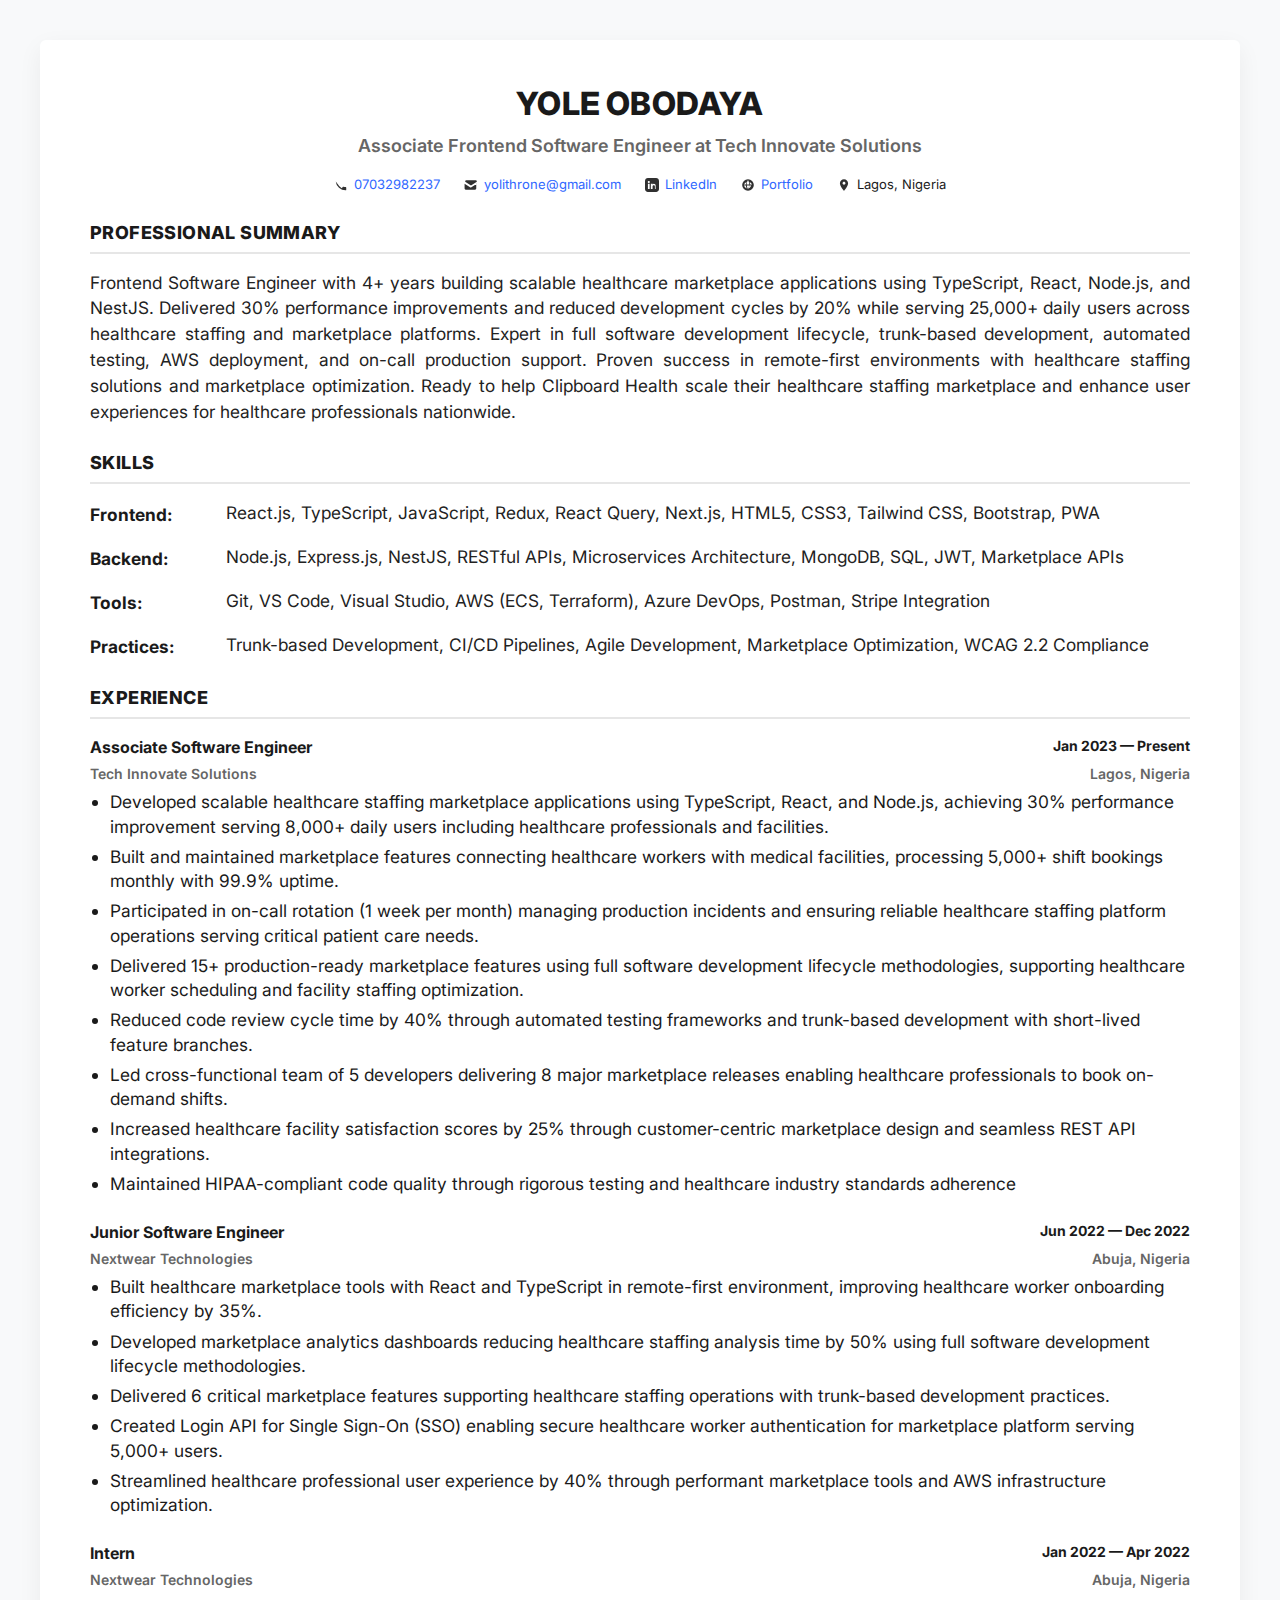
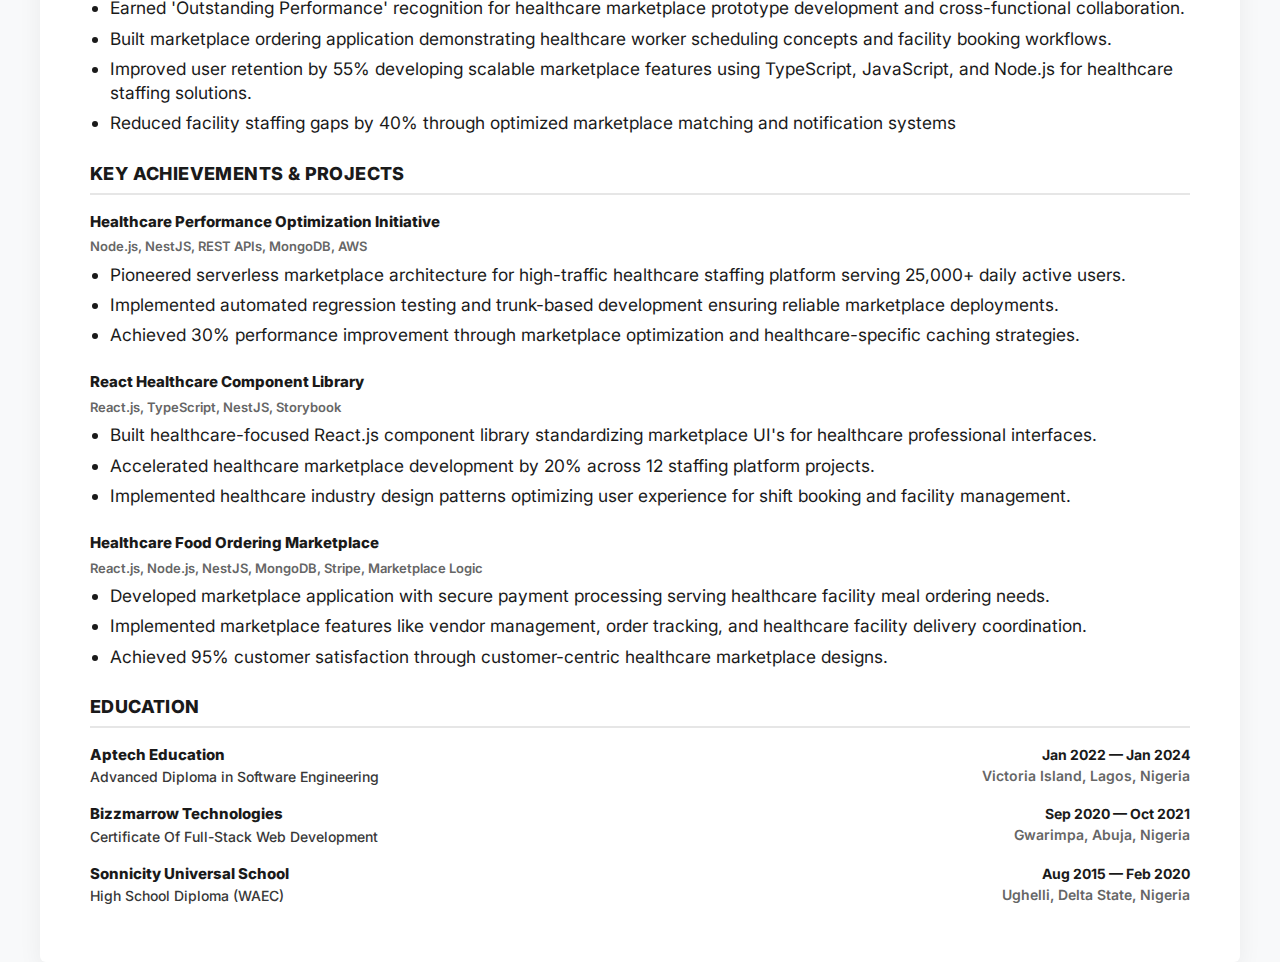
<file: ff/test.html>
<!DOCTYPE html>
<html lang="en">
<head>
<meta charset="utf-8" />
<meta name="viewport" content="width=device-width, initial-scale=1" />
<title>Yole Obodaya – Resume</title>

<link href="https://fonts.googleapis.com/css2?family=Inter:wght@300;400;500;600;700;800;900&display=swap" rel="stylesheet">

<style>
  :root {
    --ink: #1a1a1a;
    --muted: #666;
    --line: #e6e6e6;
    --accent: #2f67ff;
    --stamp: #1db954;
    --bg: #ffffff;
    --font-size-base: 13pt;
    --spacing-sm: 8px;
    --spacing-md: 16px;
    --spacing-lg: 24px;
    --border-radius: 6px;
  }
  
  * {
    box-sizing: border-box;
    margin: 0;
    padding: 0;
  }
  
  html, body {
    height: 100%;
    font-family: "Inter", system-ui, -apple-system, Segoe UI, Roboto, Arial, "Helvetica Neue", Helvetica, sans-serif;
    -webkit-font-smoothing: antialiased;
    background-color: #f8f9fa;
    padding: 20px;
    color: var(--ink);
    line-height: 1.5;
  }
  
  .page {
    max-width: 12.5in;
    width: 100%;
    min-height: 11in;
    margin: 0 auto;
    background: var(--bg);
    border-radius: var(--border-radius);
    box-shadow: 0 8px 24px rgba(0,0,0,.06);
    padding: 40px 50px;
    position: relative;
    overflow-x: auto;
  }
  
  /* Header with centered name and role */
  .header {
    text-align: center;
    margin-bottom: var(--spacing-lg);
  }
  
  .name {
    font-size: 32px;
    font-weight: 800;
    letter-spacing: 0.2px;
    margin-bottom: 4px;
    color: var(--ink);
  }
  
  .role {
    font-size: 18px;
    color: var(--muted);
    font-weight: 600;
    margin-bottom: var(--spacing-md);
  }
  
  .section-title {
    font-size: 18px;
    font-weight: 800;
    text-transform: uppercase;
    letter-spacing: 0.4px;
    margin: var(--spacing-lg) 0 var(--spacing-md);
    padding-bottom: 6px;
    border-bottom: 2px solid var(--line);
    color: var(--ink);
  }
  
  .summary {
    font-size: var(--font-size-base);
    color: #222;
    margin-bottom: var(--spacing-md);
    text-align: justify;
  }
  
  /* Contact information */
  .contacts {
    display: flex;
    flex-wrap: wrap;
    gap: 16px 24px;
    justify-content: center;
    margin-bottom: var(--spacing-lg);
  }
  
  .contact {
    display: flex;
    align-items: center;
    gap: 6px;
    white-space: nowrap;
    font-size: 13px;
    color: var(--ink);
  }
  
  .contact svg {
    width: 14px;
    height: 14px;
    opacity: 0.9;
  }
  
  .contact a {
    color: var(--accent);
    text-decoration: none;
  }
  
  .contact a:hover {
    text-decoration: underline;
  }
  
  /* Skills section with flex layout */
  .skills-container {
    display: flex;
    flex-direction: column;
    gap: var(--spacing-md);
  }
  
  .skill-row {
    display: flex;
    align-items: flex-start;
    gap: var(--spacing-md);
  }
  
  .skill-title {
    font-weight: 700;
    font-size: var(--font-size-base);
    color: var(--ink);
    min-width: 120px;
    margin-top: 2px;
  }
  
  .skill-items {
    color: #222;
    font-size: var(--font-size-base);
    flex: 1;
  }
  
  /* Experience section */
  .role-block {
    margin-bottom: var(--spacing-lg);
    page-break-inside: avoid;
  }
  
  .role-header {
    display: flex;
    justify-content: space-between;
    align-items: flex-start;
    margin-bottom: 4px;
  }
  
  .role-title {
    font-size: 16px;
    font-weight: 700;
    color: var(--ink);
  }
  
  .role-dates {
    color: var(--ink);
    font-weight: 700;
    font-size: 14px;
    white-space: nowrap;
  }
  
  .company-info {
    display: flex;
    justify-content: space-between;
    color: var(--muted);
    font-weight: 600;
    font-size: 14px;
    margin-bottom: 6px;
  }
  
  .bullets {
    list-style-type: disc;
    padding-left: 20px;
  }
  
  .bullets li {
    margin: 6px 0;
    font-size: var(--font-size-base);
    line-height: 1.4;
  }
  
  /* Projects section */
  .project {
    margin-bottom: var(--spacing-lg);
    page-break-inside: avoid;
  }
  
  .project-title {
    font-weight: 800;
    font-size: 15px;
    margin-bottom: 4px;
    color: var(--ink);
  }
  
  .project-tech {
    font-weight: 600;
    color: var(--muted);
    font-size: 13px;
    margin-bottom: 6px;
  }
  
  /* Education section */
  .education-block {
    display: flex;
    justify-content: space-between;
    margin-bottom: var(--spacing-md);
    page-break-inside: avoid;
  }
  
  .education-info {
    flex: 2;
  }
  
  .education-meta {
    flex: 1;
    text-align: right;
  }
  
  .school-name {
    font-weight: 800;
    font-size: 15px;
    color: var(--ink);
  }
  
  .degree {
    font-size: 14px;
    color: #383838;
    font-weight: 500;
  }
  
  .education-date {
    font-weight: 700;
    font-size: 14px;
    color: var(--ink);
  }
  
  .education-location {
    font-weight: 600;
    font-size: 14px;
    color: var(--muted);
  }
  
  /* Stamp */
  .stamp {
    position: absolute;
    right: 70px;
    bottom: 220px;
    transform: rotate(-16deg);
    border: 3px solid var(--stamp);
    color: var(--stamp);
    font-weight: 900;
    font-size: 36px;
    letter-spacing: 1.5px;
    padding: 8px 18px;
    border-radius: 6px;
    opacity: 0.18;
    pointer-events: none;
    text-transform: uppercase;
  }
  
  /* Print styles */
  @media print {
    body {
      background: transparent;
      padding: 0;
    }
    
    .page {
      width: 100%;
      max-width: 100%;
      min-height: 11in;
      border-radius: 0;
      box-shadow: none;
      padding: 0.5in;
    }
    
    .stamp {
      opacity: 0.22;
    }
    
    .pagebreak {
      break-before: page;
      page-break-before: always;
    }
  }
  
  /* Responsive adjustments */
  @media (max-width: 768px) {
    .page {
      padding: 30px;
    }
    
    .role-header,
    .company-info,
    .education-block {
      flex-direction: column;
    }
    
    .education-meta {
      text-align: left;
      margin-top: 8px;
    }
    
    .contacts {
      justify-content: flex-start;
    }
    
    .skill-row {
      flex-direction: column;
      gap: 4px;
    }
    
    .skill-title {
      min-width: auto;
    }
  }
</style>
</head>
<body>
  <main class="page">
    <!-- Identity -->
    <header class="header">
      <div class="name">YOLE OBODAYA</div>
      <div class="role">Associate Frontend Software Engineer at Tech Innovate Solutions</div>

      <div class="contacts">
        <div class="contact" title="Phone">
          <svg viewBox="0 0 24 24" fill="currentColor" aria-hidden="true"><path d="M6.62 10.79a15.05 15.05 0 006.59 6.59l2.2-2.2a1 1 0 011.01-.24 11.36 11.36 0 003.56.57 1 1 0 011 1v3.61a1 1 0 01-.91 1A17 17 0 013 5.91a1 1 0 011- .91H7.6a1 1 0 011 1 11.36 11.36 0 00.57 3.56 1 1 0 01-.24 1.01l-2.3 2.22z"/></svg>
          <a href="tel:07032982237">07032982237</a>
        </div>
        <div class="contact" title="Email">
          <svg viewBox="0 0 24 24" fill="currentColor"><path d="M20 4H4a2 2 0 00-2 2v.4l10 6.25L22 6.4V6a2 2 0 00-2-2zm2 6.04l-9.35 5.84a1.99 1.99 0 01-2.3 0L1 10.04V18a2 2 0 002 2h16a2 2 0 002-2v-7.96z"/></svg>
          <a href="mailto:yolithrone@gmail.com">yolithrone@gmail.com</a>
        </div>
        <div class="contact" title="LinkedIn">
          <svg viewBox="0 0 24 24" fill="currentColor"><path d="M19 0h-14c-2.76 0-5 2.24-5 5v14c0 2.76 2.24 5 5 5h14c2.76 0 5-2.24 5-5v-14c0-2.76-2.24-5-5-5zm-11 19h-3v-9h3v9zm-1.5-10.28c-.97 0-1.75-.79-1.75-1.75s.78-1.75 1.75-1.75c.97 0 1.75.79 1.75 1.75s-.78 1.75-1.75 1.75zm13.5 10.28h-3v-4.5c0-1.07-.93-2-2-2s-2 .93-2 2v4.5h-3v-9h3v1.22c.41-.77 1.39-1.22 2.25-1.22 1.66 0 3 1.34 3 3v6.99z"/></svg>
          <a href="https://www.linkedin.com/in/obodaya-ogheneyolema-37a673347" target="_blank">LinkedIn</a>
        </div>
        
        <div class="contact" title="Portfolio">
          <svg viewBox="0 0 24 24" fill="currentColor"><path d="M12 2a10 10 0 100 20 10 10 0 000-20zm6.93 9H15.7a15.67 15.67 0 00-1.03-4.07A8.03 8.03 0 0118.93 11zM12 4.06c.87 1.18 1.87 3.23 2.3 6.94H9.7c.43-3.71 1.42-5.76 2.3-6.94zM5.07 13H8.3c.20 1.94.72 3.6 1.37 4.9A8.03 8.03 0 015.07 13zm3.23-2H5.07A8.03 8.03 0 019.67 6.93 15.67 15.67 0 008.3 11zm1.73 2h3.94c-.39 2.93-1.36 5.05-1.97 5.94-.61-.89-1.58-3.01-1.97-5.94zM14.33 13h3.26a8.03 8.03 0 01-4.6 4.9c.65-1.3 1.17-2.96 1.37-4.9z"/></svg>
          <a href="https://yolithrones.github.io/obodaya-yolema-portfolio/" target="_blank">Portfolio</a>
        </div>

        <div class="contact" title="Location">
          <svg viewBox="0 0 24 24" fill="currentColor"><path d="M12 2C8.13 2 5 5.13 5 9c0 5.25 7 13 7 13s7-7.75 7-13c0-3.87-3.13-7-7-7zm0 9.5c-1.38 0-2.5-1.12-2.5-2.5s1.12-2.5 2.5-2.5 2.5 1.12 2.5 2.5-1.12 2.5-2.5 2.5z"/></svg>
          <span>Lagos, Nigeria</span>
        </div>
      </div>
    </header>

    <!-- Professional Summary -->
    <section>
      <h3 class="section-title">Professional Summary</h3>
      <p class="summary">
        Frontend Software Engineer with 4+ years building scalable healthcare marketplace applications using TypeScript, React, Node.js, and NestJS. Delivered 30% performance improvements and reduced development cycles by 20% while serving 25,000+ daily users across healthcare staffing and marketplace platforms. Expert in full software development lifecycle, trunk-based development, automated testing, AWS deployment, and on-call production support. Proven success in remote-first environments with healthcare staffing solutions and marketplace optimization. Ready to help Clipboard Health scale their healthcare staffing marketplace and enhance user experiences for healthcare professionals nationwide.
      </p>
    </section>

    <!-- Skills -->
    <section>
      <h3 class="section-title">Skills</h3>
      <div class="skills-container">
        <div class="skill-row">
          <div class="skill-title">Frontend:</div>
          <div class="skill-items">React.js, TypeScript, JavaScript, Redux, React Query, Next.js, HTML5, CSS3, Tailwind CSS, Bootstrap, PWA</div>
        </div>
        
        <div class="skill-row">
          <div class="skill-title">Backend:</div>
          <div class="skill-items">Node.js, Express.js, NestJS, RESTful APIs, Microservices Architecture, MongoDB, SQL, JWT, Marketplace APIs</div>
        </div>
        
        <div class="skill-row">
          <div class="skill-title">Tools:</div>
          <div class="skill-items">Git, VS Code, Visual Studio, AWS (ECS, Terraform), Azure DevOps, Postman, Stripe Integration</div>
        </div>
        
        <div class="skill-row">
          <div class="skill-title">Practices:</div>
          <div class="skill-items">Trunk-based Development, CI/CD Pipelines, Agile Development, Marketplace Optimization, WCAG 2.2 Compliance</div>
        </div>
      </div>
    </section>

    <!-- Experience -->
    <section>
      <h3 class="section-title">Experience</h3>

      <div class="role-block">
        <div class="role-header">
          <div class="role-title">Associate Software Engineer</div>
          <div class="role-dates">Jan 2023 — Present</div>
        </div>
        <div class="company-info">
          <span>Tech Innovate Solutions</span>
          <span>Lagos, Nigeria</span>
        </div>
        <ul class="bullets">
          <li>Developed scalable healthcare staffing marketplace applications using TypeScript, React, and Node.js, achieving 30% performance improvement serving 8,000+ daily users including healthcare professionals and facilities.</li>
          <li>Built and maintained marketplace features connecting healthcare workers with medical facilities, processing 5,000+ shift bookings monthly with 99.9% uptime.</li>
          <li>Participated in on-call rotation (1 week per month) managing production incidents and ensuring reliable healthcare staffing platform operations serving critical patient care needs.</li>
          <li>Delivered 15+ production-ready marketplace features using full software development lifecycle methodologies, supporting healthcare worker scheduling and facility staffing optimization.</li>
          <li>Reduced code review cycle time by 40% through automated testing frameworks and trunk-based development with short-lived feature branches.</li>
          <li>Led cross-functional team of 5 developers delivering 8 major marketplace releases enabling healthcare professionals to book on-demand shifts.</li>
          <li>Increased healthcare facility satisfaction scores by 25% through customer-centric marketplace design and seamless REST API integrations.</li>
          <li>Maintained HIPAA-compliant code quality through rigorous testing and healthcare industry standards adherence</li>
        </ul>
      </div>

      <div class="role-block">
        <div class="role-header">
          <div class="role-title">Junior Software Engineer</div>
          <div class="role-dates">Jun 2022 — Dec 2022</div>
        </div>
        <div class="company-info">
          <span>Nextwear Technologies</span>
          <span>Abuja, Nigeria</span>
        </div>
        <ul class="bullets">
          <li>Built healthcare marketplace tools with React and TypeScript in remote-first environment, improving healthcare worker onboarding efficiency by 35%.</li>
          <li>Developed marketplace analytics dashboards reducing healthcare staffing analysis time by 50% using full software development lifecycle methodologies.</li>
          <li>Delivered 6 critical marketplace features supporting healthcare staffing operations with trunk-based development practices.</li>
          <li>Created Login API for Single Sign-On (SSO) enabling secure healthcare worker authentication for marketplace platform serving 5,000+ users.</li>
          <li>Streamlined healthcare professional user experience by 40% through performant marketplace tools and AWS infrastructure optimization.</li>
        </ul>
      </div>

      <div class="role-block">
        <div class="role-header">
          <div class="role-title">Intern</div>
          <div class="role-dates">Jan 2022 — Apr 2022</div>
        </div>
        <div class="company-info">
          <span>Nextwear Technologies</span>
          <span>Abuja, Nigeria</span>
        </div>
        <ul class="bullets">
          <li>Earned 'Outstanding Performance' recognition for healthcare marketplace prototype development and cross-functional collaboration.</li>
          <li>Built marketplace ordering application demonstrating healthcare worker scheduling concepts and facility booking workflows.</li>
          <li>Improved user retention by 55% developing scalable marketplace features using TypeScript, JavaScript, and Node.js for healthcare staffing solutions.</li>
          <li>Reduced facility staffing gaps by 40% through optimized marketplace matching and notification systems</li>
        </ul>
      </div>
    </section>

    <!-- Projects -->
    <section>
      <h3 class="section-title">Key Achievements & Projects</h3>
      
      <div class="project">
        <div class="project-title">Healthcare Performance Optimization Initiative</div>
        <div class="project-tech">Node.js, NestJS, REST APIs, MongoDB, AWS</div>
        <ul class="bullets">
          <li>Pioneered serverless marketplace architecture for high-traffic healthcare staffing platform serving 25,000+ daily active users.</li>
          <li>Implemented automated regression testing and trunk-based development ensuring reliable marketplace deployments.</li>
          <li>Achieved 30% performance improvement through marketplace optimization and healthcare-specific caching strategies.</li>
        </ul>
      </div>

      <div class="project">
        <div class="project-title">React Healthcare Component Library</div>
        <div class="project-tech">React.js, TypeScript, NestJS, Storybook</div>
        <ul class="bullets">
          <li>Built healthcare-focused React.js component library standardizing marketplace UI's for healthcare professional interfaces.</li>
          <li>Accelerated healthcare marketplace development by 20% across 12 staffing platform projects.</li>
          <li>Implemented healthcare industry design patterns optimizing user experience for shift booking and facility management.</li>
        </ul>
      </div>

      <div class="project">
        <div class="project-title">Healthcare Food Ordering Marketplace</div>
        <div class="project-tech">React.js, Node.js, NestJS, MongoDB, Stripe, Marketplace Logic</div>
        <ul class="bullets">
          <li>Developed marketplace application with secure payment processing serving healthcare facility meal ordering needs.</li>
          <li>Implemented marketplace features like vendor management, order tracking, and healthcare facility delivery coordination.</li>
          <li>Achieved 95% customer satisfaction through customer-centric healthcare marketplace designs.</li>
        </ul>
      </div>
    </section>

    <!-- Education -->
    <section>
      <h3 class="section-title">Education</h3>
      
      <div class="education-block">
        <div class="education-info">
          <div class="school-name">Aptech Education</div>
          <div class="degree">Advanced Diploma in Software Engineering</div>
        </div>
        <div class="education-meta">
          <div class="education-date">Jan 2022 — Jan 2024</div>
          <div class="education-location">Victoria Island, Lagos, Nigeria</div>
        </div>
      </div>

      <div class="education-block">
        <div class="education-info">
          <div class="school-name">Bizzmarrow Technologies</div>
          <div class="degree">Certificate Of Full-Stack Web Development</div>
        </div>
        <div class="education-meta">
          <div class="education-date">Sep 2020 — Oct 2021</div>
          <div class="education-location">Gwarimpa, Abuja, Nigeria</div>
        </div>
      </div>

      <div class="education-block">
        <div class="education-info">
          <div class="school-name">Sonnicity Universal School</div>
          <div class="degree">High School Diploma (WAEC)</div>
        </div>
        <div class="education-meta">
          <div class="education-date">Aug 2015 — Feb 2020</div>
          <div class="education-location">Ughelli, Delta State, Nigeria</div>
        </div>
      </div>
    </section>

  </main>
</body>
</html>
</file>
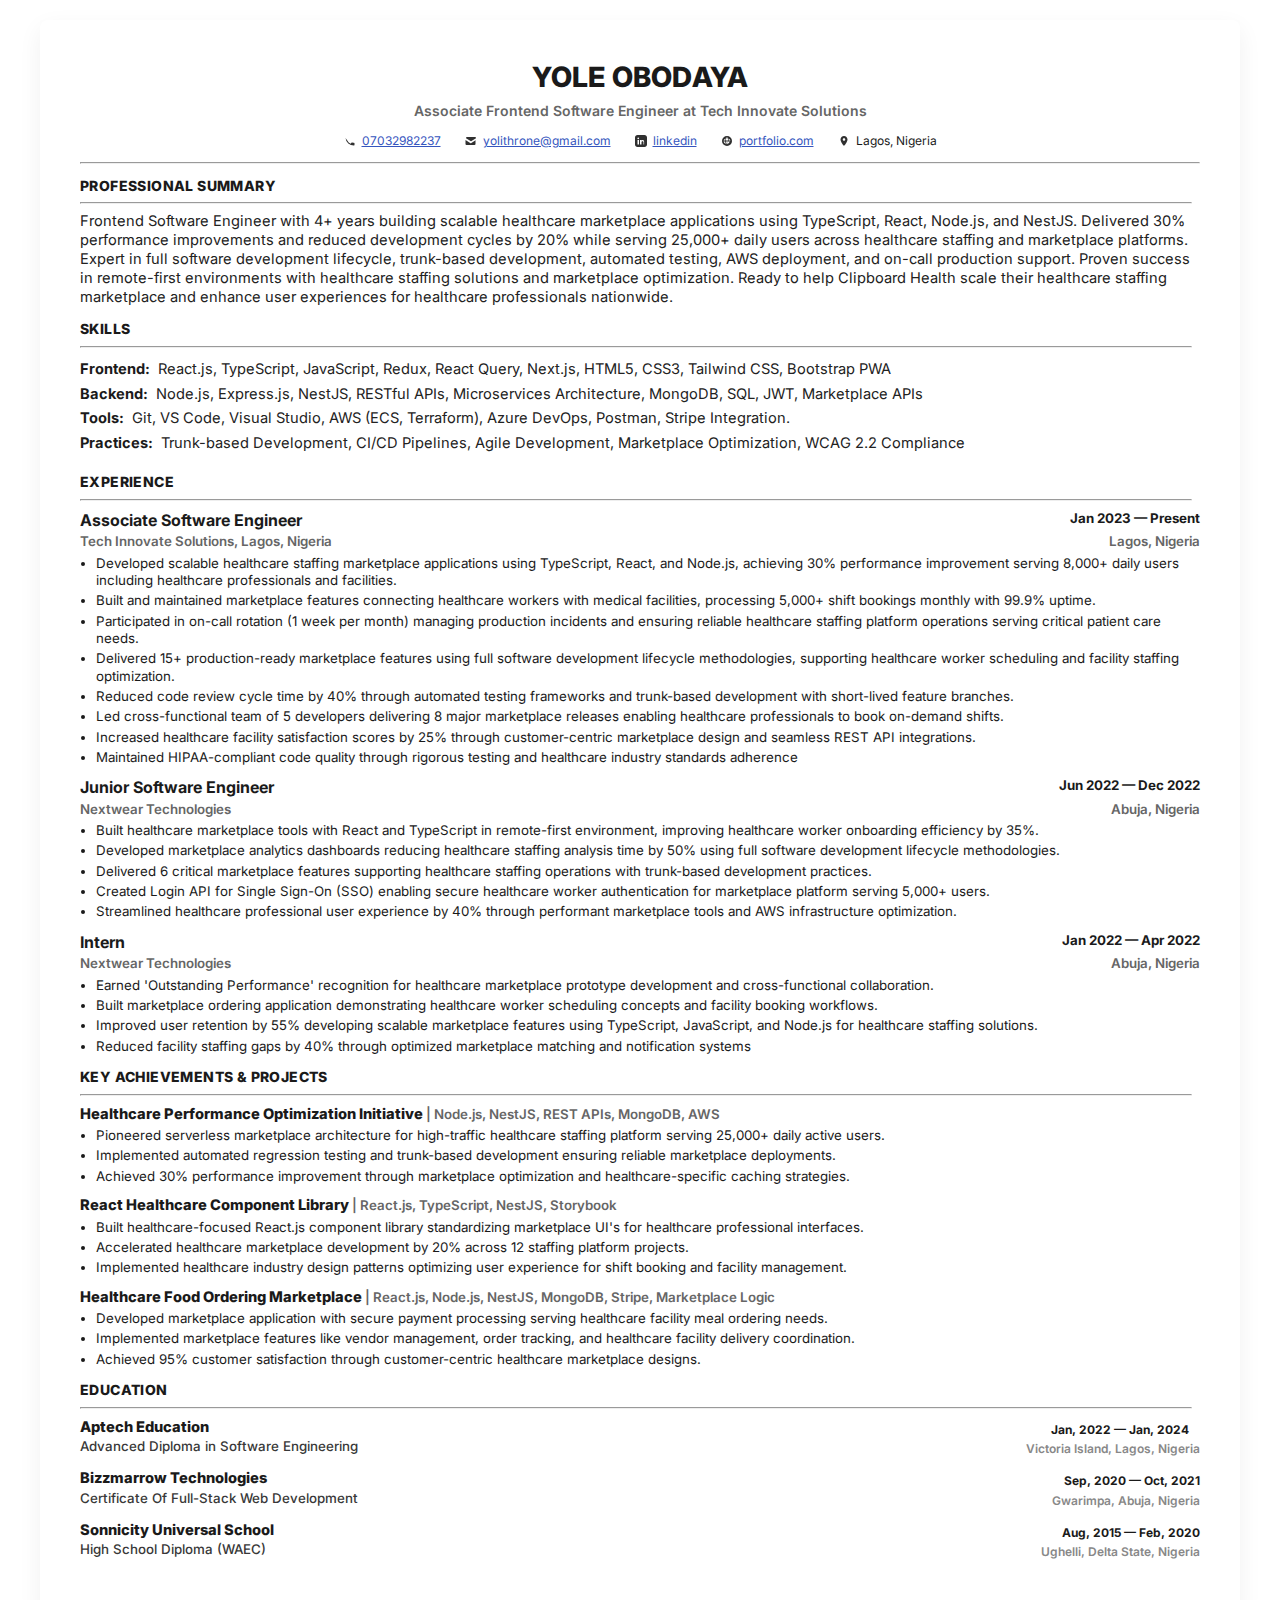
<file: ff/Yole Obodaya.cv.html>
<!DOCTYPE html>
<html lang="en">
<head>
<meta charset="utf-8" />
<meta name="viewport" content="width=device-width, initial-scale=1" />
<title>Yole Obodaya – Resume</title>

<!-- Optional: try to load Inter; falls back gracefully -->
<link href="https://fonts.googleapis.com/css2?family=Inter:wght@300;400;500;600;700;800;900&display=swap" rel="stylesheet">

<style>
  :root{
    --ink:#1a1a1a;
    --muted:#666;
    --line:#e6e6e6;
    --accent:#2f67ff;
    --stamp:#1db954;
    --bg:#ffffff;
    --font-size-base: 12.7pt; /* Increased by 1.7px from 11pt */
  }
  *{box-sizing:border-box}
  html,body{height:100%}
  body{
    margin:0;
    color:var(--ink);
    font: 400 var(--font-size-base)/1.4 "Inter",system-ui,-apple-system,Segoe UI,Roboto,Arial,"Helvetica Neue",Helvetica,sans-serif;
    -webkit-font-smoothing:antialiased;
    padding:20px;
  }

  .name{
    font-size:29.7px; /* 28 + 1.7 */
  }
  .role{
    font-size:15.7px; /* 14 + 1.7 */
  }
  .contacts{
    font-size:13.7px; /* 12 + 1.7 */
  }
  .section h3{
    font-size:15.7px; /* 14 + 1.7 */
  }
  .summary{
    font-size:12.7pt; /* 11 + 1.7 */
  }
  .skills dt{
    font-size:12.7pt; /* 11 + 1.7 */
  }
  .skills dd{
    font-size:12.7pt; /* 11 + 1.7 */
  }
  .skills .row{
    font-size:12.7pt; /* 11 + 1.7 */
  }
  .rolehead .title{
    font-size:13.7pt; /* 12 + 1.7 */
  }
  .rolehead .dates,
  .company,
  .bullets li,
  .project li,

  .education-degree,
  .education-location,
  .education-location{
    font-size:11.7pt; /* 10 + 1.7 */
  }
  .stamp{
    font-size:37.7px; /* 36 + 1.7 */
  }
  a{
    font-size:inherit;
  }

  .top-quote .l1{font-size:14.7px;} /* 13 + 1.7 */
  .top-quote .l2{font-size:17.7px;} /* 16 + 1.7 */




  .education-location { font-size:10.7pt !important; }

  .project .title {
    font-size:12.7pt; /* 11 + 1.7 */
  }

  /* Page card - US Letter dimensions */
  .page {
  max-width: 12.5in;
  width: 12.5in;
  min-width: 320px;
  min-height: 11in;
  margin: 0 auto;
  background: var(--bg);
  border-radius: 8px;
  box-shadow: 0 8px 24px rgba(0,0,0,.06);
  padding: 36px 40px 44px;
  position: relative;
  box-sizing: border-box;
  overflow-x: auto;
}

  /* Top quote */
  .top-quote{
    text-align:center;
    color:var(--accent);
    font-weight:800;
    letter-spacing:.6px;
    line-height:1.2;
    text-transform:uppercase;
  }
  .top-quote .l1{font-size:13px; margin-bottom:6px}
  .top-quote .l2{font-size:16px; margin-bottom:14px}

  /* Name + role */
  .identity{
    text-align:center;
    margin-bottom:12px;
  }
  .name{
  font-size:28px;
    font-weight:800;
    letter-spacing:.2px;
    margin:2px 0 4px;
  }
  .role{
  font-size:14px;
    color:var(--muted);
    font-weight:600;
  }

  /* Contacts row */
  .contacts{
    margin-top:12px;
    display:flex;
    flex-wrap:wrap;
    gap:16px 24px;
    justify-content:center;
    color:var(--ink);
  font-size:12px;
  }
  .contact{
    display:flex; align-items:center; gap:6px;
    white-space:nowrap;
  }
  .contact svg{width:12px;height:12px;opacity:.9}
  .divider{height:1px;background:var(--line);margin:14px 0 14px}
  .hr {
    position: relative;
    z-index: 1;
  }

  /* Section headers */
  .section{margin-top:12px;}
  .section h3{
    display: block;
    position: relative;
    z-index: 2;
    background: var(--bg);
    padding-right: 8px;
  font-size:14px; letter-spacing:.4px; text-transform:uppercase;
    margin:0 0 8px; font-weight:800;
  }

  /* Paragraphs */
  .summary{
  font-size:11pt; color:#222; margin:0 0 10px;
  line-height: 1.3;
  }

  /* Skills list */
  .skills dt{
  color:var(--ink); font-weight:700; font-size:11pt;
  }
  .skills dd{
  margin:0; flex:1 1 auto; font-size:11pt; color:#222;
  margin-left: 0;
  }
  .skills .row{
  display:flex; gap:8px; align-items:flex-start;
            padding: 2px 0;
  }
  .skills .row:first-child {
    margin-top: -8px;
  }

  /* Experience */
  .roleblock{margin-bottom:10px}
  .rolehead{
    display:flex; justify-content:space-between; gap:12px; align-items:flex-start;
    margin:0 0 1px;
  }
  .rolehead .title{
  font-size:12pt;
  font-weight:700;
  }
  .rolehead .dates{
  color:var(--ink); font-weight:700; font-size:10pt; white-space:nowrap;
  }
  .company{
  color:var(--muted); font-weight:600; font-size:10pt;
    display:flex; justify-content:space-between; gap:12px;
    margin:0 0 4px;
  }
  .bullets{margin:0; padding-left:16px}
  .bullets li{
  margin:3px 0; font-size:10pt; line-height:1.3;
  }

  /* Projects & Education bullets similar */
  .project li{margin:3px 0; font-size:10pt; line-height:1.3;}


  .education-degree, .education-location {
  font-weight: 600;
  font-size: 10pt;
  }

  /* Big green SELECTED stamp */
  .stamp{
    position:absolute;
    inset:auto 70px 220px auto;  
    transform:rotate(-16deg);
    border:3px solid var(--stamp);
    color:var(--stamp);
    font-weight:900;
    font-size:36px;
    letter-spacing:1.5px;
    padding:8px 18px;
    border-radius:6px;
    opacity:.18;                  
    pointer-events:none;
    text-transform:uppercase;
  }

  a{
    color: #3555be;
    font-size:inherit;
  }

  /* Print */
  @media print{
    body {
    background: transparent;
    padding: 0;
  }
  .page {
    width: 13.5in !important;
    max-width: 13.5in !important;
    min-height: 11in !important;
    border-radius: 0;
    box-shadow: none;
  }
  .stamp{opacity:.22}
  .pagebreak {
    break-before: page;
    page-break-before: always;
  }
}

  /* Force consistent layout on all screen sizes */
  @media (max-width:1200px){
    .page {
      width: 13.5in !important;
      max-width: 13.5in !important;
      min-width: 13.5in !important;
      padding: 36px 40px 44px;
      overflow-x: auto;
    }
    body {
      overflow-x: auto;
    }
    .stamp{right:70px; bottom:220px; font-size:36px}
  }

  @media (max-width: 900px) {
  .page {
    width: 13.5in !important;
    max-width: 13.5in !important;
    min-width: 13.5in !important;
    border-radius: 8px;
    padding: 36px 40px 44px;
    box-shadow: 0 8px 24px rgba(0,0,0,.06);
    overflow-x: auto;
  }
  body {
    overflow-x: auto;
  }
}

  .education-header {
    display: flex;
    justify-content: space-between;
    align-items: flex-start;
  }
.education-date {
  font-size: 9pt !important;
    color: #666;
    font-weight: bold;
    margin-left: 8px;
    display: inline-block;
}
.education-location {
  font-size: 9pt !important;
    color: #888;
    margin-top: 1px;
    display: block;
    text-align: right;
}

/* Page break for print/PDF */
.pagebreak {
  display: block;
  height: 0;
  margin: 0;
  border: none;
}
@media print {
  .pagebreak {
    break-before: page;
    page-break-before: always;
  }
}

/* Project titles */
.project .title {
  font-weight: 800; 
  font-size: 11pt;
  margin-bottom: 2px;
}
</style>
</head>
<body>
  <main class="page">

    <!-- Identity -->
    <header class="identity">
      <div class="name">YOLE OBODAYA</div>
      <div class="role">Associate Frontend Software Engineer at Tech Innovate Solutions</div>

      <div class="contacts">
        <div class="contact" title="Phone">
          <!-- phone -->
          <svg viewBox="0 0 24 24" fill="currentColor" aria-hidden="true"><path d="M6.62 10.79a15.05 15.05 0 006.59 6.59l2.2-2.2a1 1 0 011.01-.24 11.36 11.36 0 003.56.57 1 1 0 011 1v3.61a1 1 0 01-.91 1A17 17 0 013 5.91a1 1 0 011- .91H7.6a1 1 0 011 1 11.36 11.36 0 00.57 3.56 1 1 0 01-.24 1.01l-2.3 2.22z"/></svg>
          <a href="tel:07032982237">07032982237</a>
        </div>
        <div class="contact" title="Email">
          <!-- mail -->
          <svg viewBox="0 0 24 24" fill="currentColor"><path d="M20 4H4a2 2 0 00-2 2v.4l10 6.25L22 6.4V6a2 2 0 00-2-2zm2 6.04l-9.35 5.84a1.99 1.99 0 01-2.3 0L1 10.04V18a2 2 0 002 2h16a2 2 0 002-2v-7.96z"/></svg>
          <a href="mailto:yolithrone@gmail.com">yolithrone@gmail.com</a>
        </div>
        <div class="contact" title="LinkedIn">
          <!-- LinkedIn -->
          <svg viewBox="0 0 24 24" fill="currentColor"><path d="M19 0h-14c-2.76 0-5 2.24-5 5v14c0 2.76 2.24 5 5 5h14c2.76 0 5-2.24 5-5v-14c0-2.76-2.24-5-5-5zm-11 19h-3v-9h3v9zm-1.5-10.28c-.97 0-1.75-.79-1.75-1.75s.78-1.75 1.75-1.75c.97 0 1.75.79 1.75 1.75s-.78 1.75-1.75 1.75zm13.5 10.28h-3v-4.5c0-1.07-.93-2-2-2s-2 .93-2 2v4.5h-3v-9h3v1.22c.41-.77 1.39-1.22 2.25-1.22 1.66 0 3 1.34 3 3v6.99z"/></svg>
          <a href="https://www.linkedin.com/in/obodaya-ogheneyolema-37a673347" target="_blank">linkedin</a>
        </div>
        
        <div class="contact" title="Portfolio">
          <!-- globe -->
          <svg viewBox="0 0 24 24" fill="currentColor"><path d="M12 2a10 10 0 100 20 10 10 0 000-20zm6.93 9H15.7a15.67 15.67 0 00-1.03-4.07A8.03 8.03 0 0118.93 11zM12 4.06c.87 1.18 1.87 3.23 2.3 6.94H9.7c.43-3.71 1.42-5.76 2.3-6.94zM5.07 13H8.3c.2 1.94.72 3.6 1.37 4.9A8.03 8.03 0 015.07 13zm3.23-2H5.07A8.03 8.03 0 019.67 6.93 15.67 15.67 0 008.3 11zm1.73 2h3.94c-.39 2.93-1.36 5.05-1.97 5.94-.61-.89-1.58-3.01-1.97-5.94zM14.33 13h3.26a8.03 8.03 0 01-4.6 4.9c.65-1.3 1.17-2.96 1.37-4.9z"/></svg>
          <a href="https://yolithrones.github.io/obodaya-yolema-portfolio/" target="_blank">portfolio.com</a>
        </div>

        <div class="contact" title="Location">
          <!-- location icon -->
          <svg viewBox="0 0 24 24" fill="currentColor"><path d="M12 2C8.13 2 5 5.13 5 9c0 5.25 7 13 7 13s7-7.75 7-13c0-3.87-3.13-7-7-7zm0 9.5c-1.38 0-2.5-1.12-2.5-2.5s1.12-2.5 2.5-2.5 2.5 1.12 2.5 2.5-1.12 2.5-2.5 2.5z"/></svg>
          <span>Lagos, Nigeria</span>
        </div>
      </div>
    </header>

    <hr>

    <!-- Professional Summary -->
    <section class="section">
      <h3>Professional Summary <hr></h3>
      <p class="summary">
        Frontend Software Engineer with 4+ years building scalable healthcare marketplace applications using TypeScript, React, Node.js, and NestJS. Delivered 30% performance improvements and reduced development cycles by 20% while serving 25,000+ daily users across healthcare staffing and marketplace platforms. Expert in full software development lifecycle, trunk-based development, automated testing, AWS deployment, and on-call production support. Proven success in remote-first environments with healthcare staffing solutions and marketplace optimization. Ready to help Clipboard Health scale their healthcare staffing marketplace and enhance user experiences for healthcare professionals nationwide.
      </p>
    </section>

    <!-- Skills -->
    <section class="section">
      <h3>Skills <hr></h3>
      <dl class="skills">
        <div class="row">
          <dt>Frontend:</dt>
          <dd>React.js, TypeScript, JavaScript, Redux, React Query, Next.js, HTML5, CSS3, Tailwind CSS, Bootstrap PWA </dd>
        </div>
        <div class="row">
          <dt>Backend:</dt>
          <dd>Node.js, Express.js, NestJS, RESTful APIs, Microservices Architecture, MongoDB, SQL, JWT, Marketplace APIs</dd>
        </div>
        <div class="row">
          <dt>Tools:</dt>
          <dd>Git, VS Code, Visual Studio, AWS (ECS, Terraform), Azure DevOps, Postman, Stripe Integration.</dd>
        </div>
        <div class="row">
          <dt>Practices:</dt>
          <dd>Trunk-based Development, CI/CD Pipelines, Agile Development, Marketplace Optimization, WCAG 2.2 Compliance</dd>
        </div>
      </dl>
    </section>

    <!-- Experience -->
    <section class="section">
      <h3>Experience <hr></h3>

      <div class="roleblock">
        <div class="rolehead">
          <div class="title">Associate Software Engineer</div>
          <div class="dates">Jan 2023 — Present</div>
        </div>
        <div class="company">
          <span>Tech Innovate Solutions, Lagos, Nigeria</span>
          <span>Lagos, Nigeria</span>
        </div>
        <ul class="bullets">
          <li>Developed scalable healthcare staffing marketplace applications using TypeScript, React, and Node.js, achieving 30% performance improvement serving 8,000+ daily users including healthcare professionals and facilities.</li>
          <li>Built and maintained marketplace features connecting healthcare workers with medical facilities, processing 5,000+ shift bookings monthly with 99.9% uptime.</li>
          <li>Participated in on-call rotation (1 week per month) managing production incidents and ensuring reliable healthcare staffing platform operations serving critical patient care needs.</li>
          <li>Delivered 15+ production-ready marketplace features using full software development lifecycle methodologies, supporting healthcare worker scheduling and facility staffing optimization.</li>
          <li>Reduced code review cycle time by 40% through automated testing frameworks and trunk-based development with short-lived feature branches.</li>
          <li>Led cross-functional team of 5 developers delivering 8 major marketplace releases enabling healthcare professionals to book on-demand shifts.</li>
          <li>Increased healthcare facility satisfaction scores by 25% through customer-centric marketplace design and seamless REST API integrations.</li>
          <li>Maintained HIPAA-compliant code quality through rigorous testing and healthcare industry standards adherence</li>
        </ul>
      </div>

      <div class="roleblock">
        <div class="rolehead">
          <div class="title">Junior Software Engineer</div>
          <div class="dates">Jun 2022 — Dec 2022</div>
        </div>
        <div class="company">
          <span>Nextwear Technologies</span>
          <span>Abuja, Nigeria</span>
        </div>
        <ul class="bullets">
          <li>Built healthcare marketplace tools with React and TypeScript in remote-first environment, improving healthcare worker onboarding efficiency by 35%.</li>
          <li>Developed marketplace analytics dashboards reducing healthcare staffing analysis time by 50% using full software development lifecycle methodologies.</li>
          <li>Delivered 6 critical marketplace features supporting healthcare staffing operations with trunk-based development practices.</li>
          <li>Created Login API for Single Sign-On (SSO) enabling secure healthcare worker authentication for marketplace platform serving 5,000+ users.</li>
          <li>Streamlined healthcare professional user experience by 40% through performant marketplace tools and AWS infrastructure optimization.</li>
        </ul>
      </div>

      <div class="roleblock">
        <div class="rolehead">
          <div class="title">Intern</div>
          <div class="dates">Jan 2022 — Apr 2022</div>
        </div>
        <div class="company">
          <span>Nextwear Technologies</span>
          <span>Abuja, Nigeria</span>
        </div>
        <ul class="bullets">
          <li>Earned 'Outstanding Performance' recognition for healthcare marketplace prototype development and cross-functional collaboration.</li>
          <li>Built marketplace ordering application demonstrating healthcare worker scheduling concepts and facility booking workflows.</li>
          <li>Improved user retention by 55% developing scalable marketplace features using TypeScript, JavaScript, and Node.js for healthcare staffing solutions.</li>
          <li>Reduced facility staffing gaps by 40% through optimized marketplace matching and notification systems</li>
        </ul>
      </div>
    </section>

    <!-- Projects -->
    <section class="section">
      <h3>Key Achievements & Projects <hr></h3>
      
      <div class="roleblock project">
        <div class="title">Healthcare Performance Optimization Initiative<span style="font-weight:600;color:var(--muted); font-size:10pt"> | Node.js, NestJS, REST APIs, MongoDB, AWS</span></div>
        <ul class="bullets">
          <li>Pioneered serverless marketplace architecture for high-traffic healthcare staffing platform serving 25,000+ daily active users.</li>
          <li>Implemented automated regression testing and trunk-based development ensuring reliable marketplace deployments.</li>
          <li>Achieved 30% performance improvement through marketplace optimization and healthcare-specific caching strategies.</li>
        </ul>
      </div>

      <div class="roleblock project">
        <div class="title">React Healthcare Component Library<span style="font-weight:600;color:var(--muted); font-size:10pt"> | React.js, TypeScript, NestJS, Storybook</span></div>
        <ul class="bullets">
          <li>Built healthcare-focused React.js component library standardizing marketplace UI's for healthcare professional interfaces.</li>
          <li>Accelerated healthcare marketplace development by 20% across 12 staffing platform projects.</li>
          <li>Implemented healthcare industry design patterns optimizing user experience for shift booking and facility management.</li>
        </ul>
      </div>

      <div class="roleblock project">
        <div class="title">Healthcare Food Ordering Marketplace<span style="font-weight:600;color:var(--muted);font-size:10pt"> | React.js, Node.js, NestJS, MongoDB, Stripe, Marketplace Logic</span></div>
        <ul class="bullets">
          <li>Developed marketplace application with secure payment processing serving healthcare facility meal ordering needs.</li>
          <li>Implemented marketplace features like vendor management, order tracking, and healthcare facility delivery coordination.</li>
          <li>Achieved 95% customer satisfaction through customer-centric healthcare marketplace designs.</li>
        </ul>
      </div>
    </section>

    <!-- Education -->
    <section class="section edu">
      <h3>Education <hr></h3>
      <div class="roleblock education-header">
        <div>
          <div class="school" style="font-weight:800; font-size:11pt">Aptech Education</div>
          <div class="meta" style="font-size:10pt; color:#383838; font-weight:500;">Advanced Diploma in Software Engineering</div>
        </div>
        <div>
          <div class="education-date" style="font-weight:700; font-size:11pt; color:#1a1a1a; margin-left: 25px;">Jan, 2022 — Jan, 2024</div>
          <div class="education-location" style="font-weight:600; font-size:11pt;">Victoria Island, Lagos, Nigeria</div>
        </div>
      </div>

      
      <div class="roleblock education-header">
        <div>
          <div class="school" style="font-weight:800; font-size:11pt">Bizzmarrow Technologies</div>
          <div class="meta" style="font-size:10pt; color:#383838; font-weight:500;">Certificate Of Full-Stack Web Development</div>
        </div>
        <div>
          <div class="education-date" style="font-weight:700; font-size:11pt; color:#1a1a1a; margin-left: 25px;">Sep, 2020 — Oct, 2021</div>
          <div class="education-location" style="font-weight:600; font-size:11pt;">Gwarimpa, Abuja, Nigeria</div>
        </div>
      </div>

      <div class="roleblock education-header">
        <div>
          <div class="school" style="font-weight:800; font-size:11pt">Sonnicity Universal School</div>
          <div class="meta" style="font-size:10pt; color:#383838; font-weight:500;">High School Diploma (WAEC)</div>
        </div>
        <div>
          <div class="education-date" style="font-weight:700; font-size:11pt; color:#1a1a1a; margin-left: 25px;">Aug, 2015 — Feb, 2020</div>
          <div class="education-location" style="font-weight:600; font-size:11pt;">Ughelli, Delta State, Nigeria</div>
        </div>
      </div>
    </section>


  </main>
</body>
</html>
</file>
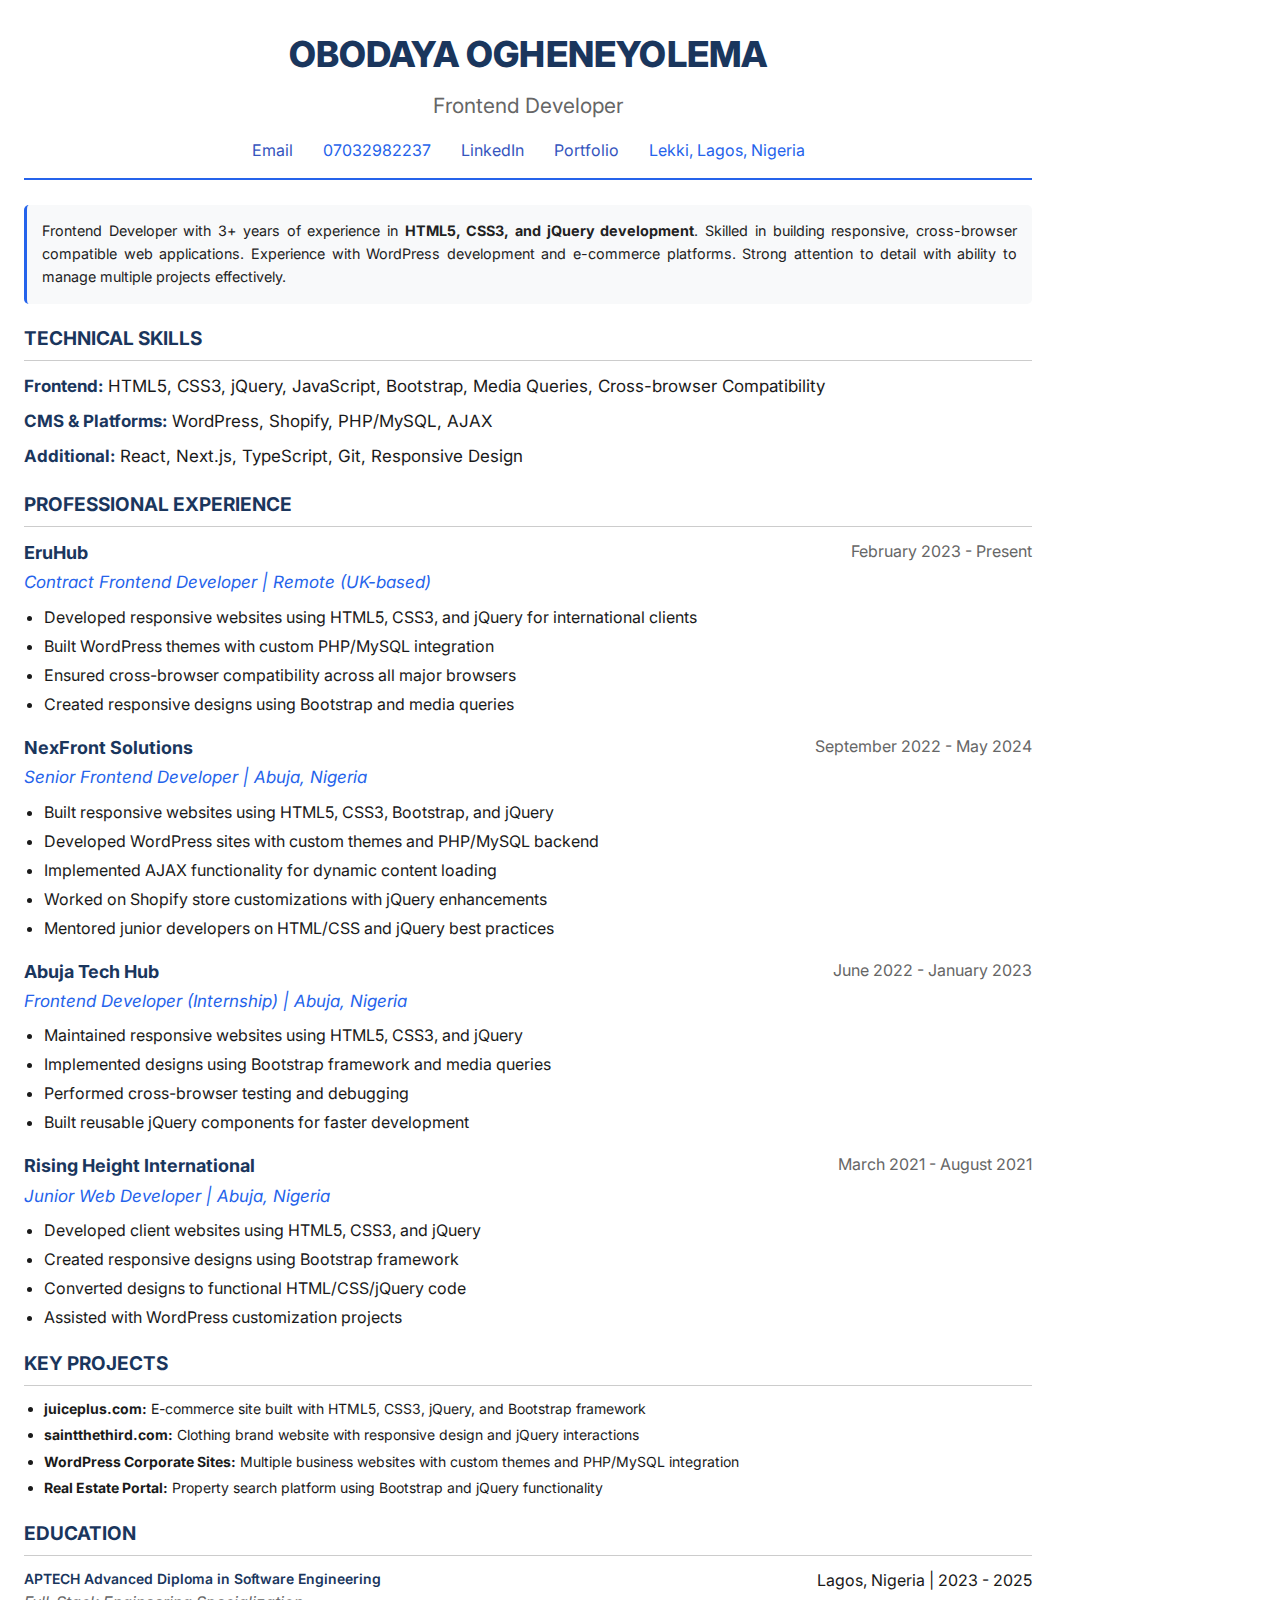
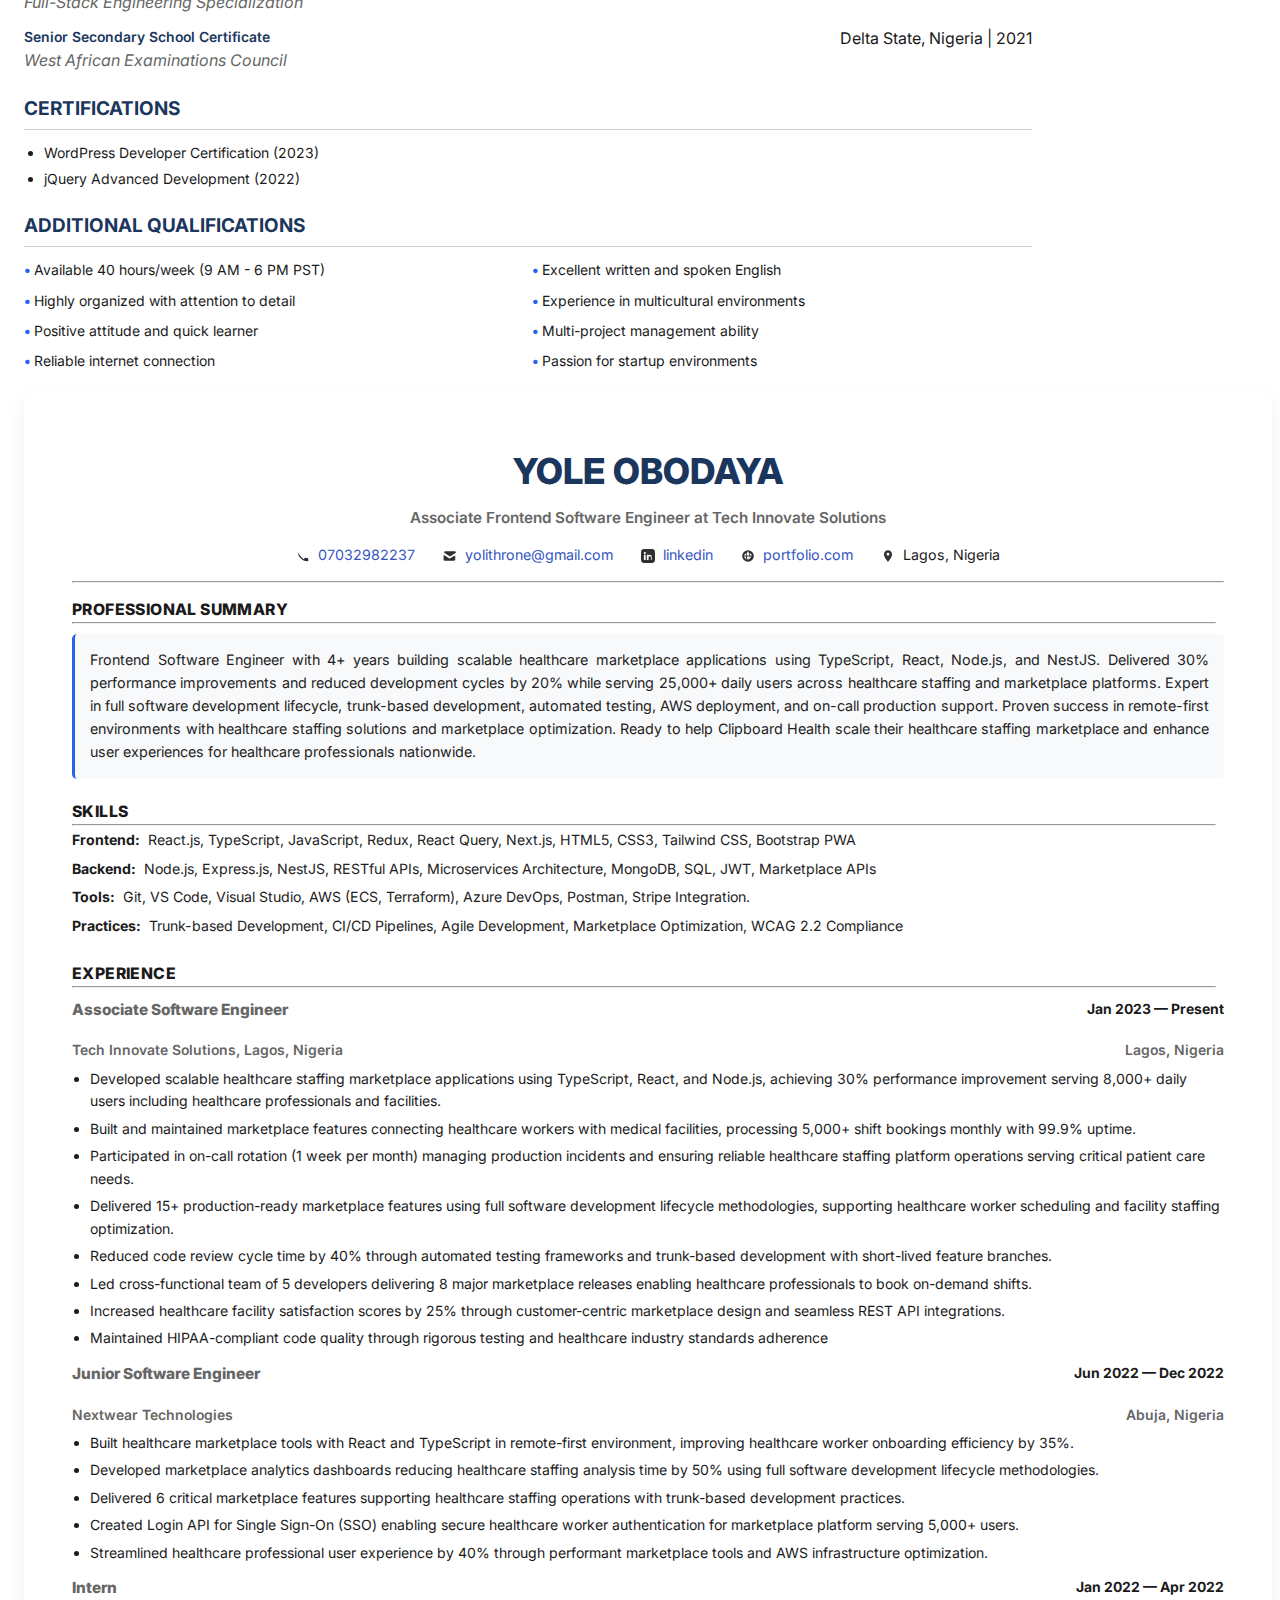
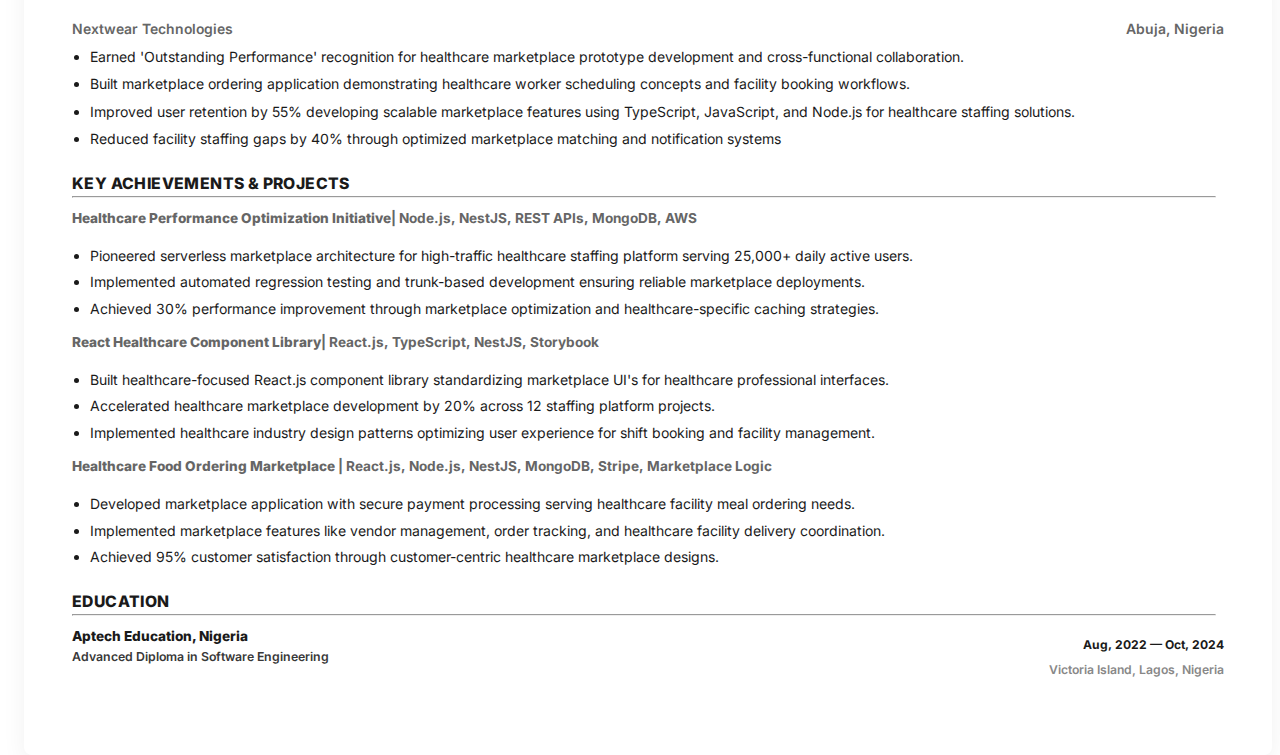
<file: ff/Yole's Cv.html>
<!DOCTYPE html>
<html lang="en">
<head>
    <meta charset="UTF-8">
    <meta name="viewport" content="width=device-width, initial-scale=1.0">
    <title>Obodaya Ogheneyolema - Frontend Developer CV</title>
    <style>
        @page {
            margin: 0.5in;
            size: A4;
        }
        
        * {
            margin: 0;
            padding: 0;
            box-sizing: border-box;
        }
        
        body {
            font-family: 'Arial', sans-serif;
            font-size: 17px;
            line-height: 1.6;
            color: #333;
            background: white;
            max-width: 11in;
            margin: 0 auto;
            padding: 0.5in;
        }
        
        .header {
            text-align: center;
            margin-bottom: 25px;
            border-bottom: 2px solid #2563eb;
            padding-bottom: 15px;
        }
        
        .name {
            font-size: 35px;
            font-weight: bold;
            color: #1a365d;
            margin-bottom: 5px;
        }
        
        .title {
            font-size: 21px;
            color: #666;
            margin-bottom: 15px;
        }
        
        .contact-info {
            display: flex;
            justify-content: center;
            gap: 30px;
            font-size: 16px;
            flex-wrap: wrap;
        }
        
        .contact-item {
            color: #2563eb;
        }
        
        .section {
            margin-bottom: 20px;
        }
        
        .section-title {
            font-size: 19px;
            font-weight: bold;
            color: #1a365d;
            text-transform: uppercase;
            border-bottom: 1px solid #ccc;
            padding-bottom: 5px;
            margin-bottom: 12px;
        }
        
        .summary {
            background: #f8f9fa;
            padding: 15px;
            border-radius: 5px;
            font-size: 17px;
            line-height: 1.6;
            text-align: justify;
            border-left: 3px solid #2563eb;
        }
        
        .skills {
            font-size: 17px;
            line-height: 1.6;
        }
        
        .skill-line {
            margin-bottom: 8px;
        }
        
        .skill-category {
            font-weight: bold;
            color: #1a365d;
        }
        
        .job {
            margin-bottom: 18px;
        }
        
        .job-header {
            display: flex;
            justify-content: space-between;
            margin-bottom: 2px;
        }
        
        .job-title {
            font-weight: bold;
            font-size: 18px;
            color: #1a365d;
        }
        
        .job-dates {
            font-size: 16px;
            color: #666;
        }
        
        .job-position {
            font-style: italic;
            font-size: 17px;
            color: #2563eb;
            margin-bottom: 8px;
        }
        
        .job-responsibilities {
            list-style: disc;
            margin-left: 20px;
        }
        
        .job-responsibilities li {
            margin-bottom: 5px;
            font-size: 16px;
            line-height: 1.5;
        }
        
        .education-item, .cert-item, .project-item {
            margin-bottom: 10px;
            font-size: 16px;
        }
        
        .education-header, .cert-header {
            display: flex;
            justify-content: space-between;
        }
        
        .education-degree, .cert-name {
            font-weight: bold;
            color: #1a365d;
        }
        
        .education-details {
            font-style: italic;
            color: #666;
        }
        
        .simple-list {
            list-style: disc;
            margin-left: 20px;
        }
        
        .simple-list li {
            margin-bottom: 4px;
            font-size: 14px;
        }
        
        .qualifications {
            display: grid;
            grid-template-columns: 1fr 1fr;
            gap: 8px;
            font-size: 14px;
        }
        
        .qualification-item:before {
            content: '• ';
            color: #2563eb;
            font-weight: bold;
        }
        
        a {
            color: #2563eb;
            text-decoration: none;
        }
        
        @media print {
            body {
                margin: 0;
                padding: 0.5in;
            }
        }

        @media (max-width: 500px) {
            .contact-info {
                display: flex;
                justify-content: center;
                gap: 100px !important;
                font-size: 16px;
                flex-wrap: wrap;
                max-width: 100%;
            }
            .contact-item {
                color: #2563eb;
                margin-bottom: 0;
                min-width: unset;
                flex: unset;
            }
        }
    </style>
</head>
<body>
    <div class="header">
        <h1 class="name">OBODAYA OGHENEYOLEMA</h1>
        <div class="title">Frontend Developer</div>
        <div class="contact-info">
            <div class="contact-item"><a href="mailto:obodayaogheneyolema@gmail.com">Email</a></div>
            <div class="contact-item"> 07032982237</div>
            <div class="contact-item"><a href="https://www.linkedin.com/in/obodaya-ogheneyolema-37a673347">LinkedIn</a></div>
            <div class="contact-item"><a href="https://yolithrones.github.io/obodaya-yolema-portfolio/">Portfolio</a></div>
            <div class="contact-item"> Lekki, Lagos, Nigeria</div>
        </div>
    </div>

    <div class="section">
        <div class="summary">
            Frontend Developer with 3+ years of experience in <strong>HTML5, CSS3, and jQuery development</strong>. Skilled in building responsive, cross-browser compatible web applications. Experience with WordPress development and e-commerce platforms. Strong attention to detail with ability to manage multiple projects effectively.
        </div>
    </div>

    <div class="section">
        <h2 class="section-title">Technical Skills</h2>
        <div class="skills">
            <div class="skill-line"><span class="skill-category">Frontend:</span> HTML5, CSS3, jQuery, JavaScript, Bootstrap, Media Queries, Cross-browser Compatibility</div>
            <div class="skill-line"><span class="skill-category">CMS & Platforms:</span> WordPress, Shopify, PHP/MySQL, AJAX</div>
            <div class="skill-line"><span class="skill-category">Additional:</span> React, Next.js, TypeScript, Git, Responsive Design</div>
        </div>
    </div>

    <div class="section">
        <h2 class="section-title">Professional Experience</h2>
        
        <div class="job">
            <div class="job-header">
                <div class="job-title">EruHub</div>
                <div class="job-dates">February 2023 - Present</div>
            </div>
            <div class="job-position">Contract Frontend Developer | Remote (UK-based)</div>
            <ul class="job-responsibilities">
                <li>Developed responsive websites using HTML5, CSS3, and jQuery for international clients</li>
                <li>Built WordPress themes with custom PHP/MySQL integration</li>
                <li>Ensured cross-browser compatibility across all major browsers</li>
                <li>Created responsive designs using Bootstrap and media queries</li>
            </ul>
        </div>

        <div class="job">
            <div class="job-header">
                <div class="job-title">NexFront Solutions</div>
                <div class="job-dates">September 2022 - May 2024</div>
            </div>
            <div class="job-position">Senior Frontend Developer | Abuja, Nigeria</div>
            <ul class="job-responsibilities">
                <li>Built responsive websites using HTML5, CSS3, Bootstrap, and jQuery</li>
                <li>Developed WordPress sites with custom themes and PHP/MySQL backend</li>
                <li>Implemented AJAX functionality for dynamic content loading</li>
                <li>Worked on Shopify store customizations with jQuery enhancements</li>
                <li>Mentored junior developers on HTML/CSS and jQuery best practices</li>
            </ul>
        </div>

        <div class="job">
            <div class="job-header">
                <div class="job-title">Abuja Tech Hub</div>
                <div class="job-dates">June 2022 - January 2023</div>
            </div>
            <div class="job-position">Frontend Developer (Internship) | Abuja, Nigeria</div>
            <ul class="job-responsibilities">
                <li>Maintained responsive websites using HTML5, CSS3, and jQuery</li>
                <li>Implemented designs using Bootstrap framework and media queries</li>
                <li>Performed cross-browser testing and debugging</li>
                <li>Built reusable jQuery components for faster development</li>
            </ul>
        </div>

        <div class="job">
            <div class="job-header">
                <div class="job-title">Rising Height International</div>
                <div class="job-dates">March 2021 - August 2021</div>
            </div>
            <div class="job-position">Junior Web Developer | Abuja, Nigeria</div>
            <ul class="job-responsibilities">
                <li>Developed client websites using HTML5, CSS3, and jQuery</li>
                <li>Created responsive designs using Bootstrap framework</li>
                <li>Converted designs to functional HTML/CSS/jQuery code</li>
                <li>Assisted with WordPress customization projects</li>
            </ul>
        </div>
    </div>

    <div class="section">
        <h2 class="section-title">Key Projects</h2>
        <ul class="simple-list">
            <li><strong>juiceplus.com:</strong> E-commerce site built with HTML5, CSS3, jQuery, and Bootstrap framework</li>
            <li><strong>saintthethird.com:</strong> Clothing brand website with responsive design and jQuery interactions</li>
            <li><strong>WordPress Corporate Sites:</strong> Multiple business websites with custom themes and PHP/MySQL integration</li>
            <li><strong>Real Estate Portal:</strong> Property search platform using Bootstrap and jQuery functionality</li>
        </ul>
    </div>

    <div class="section">
        <h2 class="section-title">Education</h2>
        <div class="education-item">
            <div class="education-header">
                <div>
                    <div class="education-degree">APTECH Advanced Diploma in Software Engineering</div>
                    <div class="education-details">Full-Stack Engineering Specialization</div>
                </div>
                <div>Lagos, Nigeria | 2023 - 2025</div>
            </div>
        </div>
        
        <div class="education-item">
            <div class="education-header">
                <div>
                    <div class="education-degree">Senior Secondary School Certificate</div>
                    <div class="education-details">West African Examinations Council</div>
                </div>
                <div>Delta State, Nigeria | 2021</div>
            </div>
        </div>
    </div>

    <div class="section">
        <h2 class="section-title">Certifications</h2>
        <ul class="simple-list">
            <li>WordPress Developer Certification (2023)</li>
            <li>jQuery Advanced Development (2022)</li>
        </ul>
    </div>

    <div class="section">
        <h2 class="section-title">Additional Qualifications</h2>
        <div class="qualifications">
            <div class="qualification-item">Available 40 hours/week (9 AM - 6 PM PST)</div>
            <div class="qualification-item">Excellent written and spoken English</div>
            <div class="qualification-item">Highly organized with attention to detail</div>
            <div class="qualification-item">Experience in multicultural environments</div>
            <div class="qualification-item">Positive attitude and quick learner</div>
            <div class="qualification-item">Multi-project management ability</div>
            <div class="qualification-item">Reliable internet connection</div>
            <div class="qualification-item">Passion for startup environments</div>
        </div>
    </div>
</body>
</html>

































<!DOCTYPE html>
<html lang="en">
<head>
<meta charset="utf-8" />
<meta name="viewport" content="width=device-width, initial-scale=1" />
<title>Yole Obodaya – Resume</title>

<!-- Optional: try to load Inter; falls back gracefully -->
<link href="https://fonts.googleapis.com/css2?family=Inter:wght@300;400;500;600;700;800;900&display=swap" rel="stylesheet">

<style>
  :root{
    --ink:#1a1a1a;
    --muted:#666;
    --line:#e6e6e6;
    --accent:#2f67ff;          /* blue for top quote */
    --stamp:#1db954;            /* green for SELECTED */
    --bg:#ffffff;
  }
  *{box-sizing:border-box}
  html,body{height:100%}
  body{
    margin:0;
    color:var(--ink);
    font: 400 15pt/1.6 "Inter",system-ui,-apple-system,Segoe UI,Roboto,Arial,"Helvetica Neue",Helvetica,sans-serif;
    -webkit-font-smoothing:antialiased;
    padding:24px;
  }

  /* Page card */
  .page {
  max-width: 13in;
  width: 13in;
  min-height: 11.69in; /* A4 height */
  margin: 0 auto;
  background: var(--bg);
  border-radius: 8px;
  box-shadow: 0 8px 24px rgba(0,0,0,.06);
  padding: 48px 48px 56px;
  position: relative;
  /* For PDF page look */
  box-sizing: border-box;
}

  /* Top quote */
  .top-quote{
    text-align:center;
    color:var(--accent);
    font-weight:800;
    letter-spacing:.6px;
    line-height:1.2;
    text-transform:uppercase;
  }
  .top-quote .l1{font-size:17.75px; margin-bottom:8px}
  .top-quote .l2{font-size:21.75px; margin-bottom:18px}

  /* Name + role */
  .identity{
    text-align:center;
    margin-bottom:14px;
  }
  .name{
  font-size:35.75px;
    font-weight:800;
    letter-spacing:.2px;
    margin:2px 0 6px;
  }
  .role{
  font-size:15.25px;
    color:var(--muted);
    font-weight:600;
  }

  /* Contacts row */
  .contacts{
    margin-top:14px;
    display:flex;
    flex-wrap:wrap;
    gap:20px 28px;
    justify-content:center;
    color:var(--ink);
  font-size:14.25px;
  }
  .contact{
    display:flex; align-items:center; gap:8px;
    white-space:nowrap;
  }
  .contact svg{width:14px;height:14px;opacity:.9}
  .divider{height:1px;background:var(--line);margin:18px 0 18px}
  .hr {
    position: relative;
    z-index: 1;
  }

  /* Section headers */
  .section{margin-top:14px;}
  .section h3{
    display: block;
    position: relative;
    z-index: 2;
    background: var(--bg);
    padding-right: 8px;
  font-size:15.75px; letter-spacing:.4px; text-transform:uppercase;
    margin:0 0 10px; font-weight:800;
  }

  /* Paragraphs */
  .summary{
  font-size:14.35px; color:#222; margin:0 0 12px;
  }

  /* Skills list */
  .skills dt{
  color:var(--ink); font-weight:700; font-size:14.15px;
  }
  .skills dd{
  margin:0; flex:1 1 auto; font-size:14.15px; color:#222;
  margin-left: 0;
  }
  .skills .row{
  display:flex; gap:8px; align-items:flex-start;
            padding: 3px 0;
  }
  .skills .row:first-child {
    margin-top: -10px;
  }

  /* Experience */
  .roleblock{margin-bottom:12px}
  .rolehead{
    display:flex; justify-content:space-between; gap:12px; align-items:flex-start;
    margin:0 0 2px;
  }
  .rolehead .title{
  font-weight:800; font-size:15.35px;
  }
  .rolehead .dates{
  color:var(--ink); font-weight:700; font-size:13.95px; white-space:nowrap;
  }
  .company{
  color:var(--muted); font-weight:600; font-size:13.95px;
    display:flex; justify-content:space-between; gap:12px;
    margin:0 0 6px;
  }
  .bullets{margin:0; padding-left:18px}
  .bullets li{
  margin:5px 0; font-size:14.05px;
  }

  /* Projects & Education bullets similar */
  .project li{margin:4px 0; font-size:14.05px}
  .edu .school{font-weight:800}
  .edu .meta{color:var(--muted); font-weight:600}
  .education-degree, .education-location {
  font-weight: 600;
  font-size: 13.95px;
  }

  /* Big green SELECTED stamp */
  .stamp{
    position:absolute;
    inset:auto 90px 280px auto;   /* approximate placement over Experience */
    transform:rotate(-16deg);
    border:4px solid var(--stamp);
    color:var(--stamp);
    font-weight:900;
    font-size:44px;
    letter-spacing:2px;
    padding:10px 22px;
    border-radius:8px;
    opacity:.18;                  /* translucent like in the image */
    pointer-events:none;
    text-transform:uppercase;
  }

  a{
    color: #3555be;
  }

  /* Print */
  @media print{
    body {
    background: transparent;
    padding: 0;
  }
  .page {
    width: 13in !important;
    max-width: 13in !important;
    min-height: 11.69in !important;
   
  }
  .stamp{opacity:.22}
  .pagebreak {
    break-before: page;
    page-break-before: always;
  }
}

  /* Small screens */
  @media (max-width:720px){

    .stamp{right:40px; bottom:240px; font-size:36px}
    .skills dt{flex-basis:100px}
  }

  .education-header {
    display: flex;
    justify-content: space-between;
    align-items: flex-start;
}
.education-date {
  font-size: 15.75px; /* Slightly smaller for date */
    color: #666;
    font-weight: bold;
    margin-left: 10px;

    display: inline-block;
}
.education-location {
  font-size: 15.75px;
    color: #888;
    margin-top: 2px;
    display: block;
    text-align: right;
}

/* .project-title, .education-degree { font-weight: 800; font-size: 13.6px; } -- removed for education-degree */

/* Page break for print/PDF */
.pagebreak {
  display: block;
  height: 0;
  margin: 0;
  border: none;
}
@media print {
  .pagebreak {
    break-before: page;
    page-break-before: always;
  }
}
</style>
</head>
<body>
  <main class="page">

    <!-- Identity -->
    <header class="identity">
      <div class="name">YOLE OBODAYA</div>
      <div class="role">Associate Frontend Software Engineer at Tech Innovate Solutions</div>

      <div class="contacts">
        <div class="contact" title="Phone">
          <!-- phone -->
          <svg viewBox="0 0 24 24" fill="currentColor" aria-hidden="true"><path d="M6.62 10.79a15.05 15.05 0 006.59 6.59l2.2-2.2a1 1 0 011.01-.24 11.36 11.36 0 003.56.57 1 1 0 011 1v3.61a1 1 0 01-.91 1A17 17 0 013 5.91a1 1 0 011- .91H7.6a1 1 0 011 1 11.36 11.36 0 00.57 3.56 1 1 0 01-.24 1.01l-2.3 2.22z"/></svg>
          <a href="tel:07032982237">07032982237</a>
        </div>
        <div class="contact" title="Email">
          <!-- mail -->
          <svg viewBox="0 0 24 24" fill="currentColor"><path d="M20 4H4a2 2 0 00-2 2v.4l10 6.25L22 6.4V6a2 2 0 00-2-2zm2 6.04l-9.35 5.84a1.99 1.99 0 01-2.3 0L1 10.04V18a2 2 0 002 2h16a2 2 0 002-2v-7.96z"/></svg>
          <a href="mailto:yolithrone@gmail.com">yolithrone@gmail.com</a>
        </div>
        <div class="contact" title="LinkedIn">
          <!-- LinkedIn -->
          <svg viewBox="0 0 24 24" fill="currentColor"><path d="M19 0h-14c-2.76 0-5 2.24-5 5v14c0 2.76 2.24 5 5 5h14c2.76 0 5-2.24 5-5v-14c0-2.76-2.24-5-5-5zm-11 19h-3v-9h3v9zm-1.5-10.28c-.97 0-1.75-.79-1.75-1.75s.78-1.75 1.75-1.75c.97 0 1.75.79 1.75 1.75s-.78 1.75-1.75 1.75zm13.5 10.28h-3v-4.5c0-1.07-.93-2-2-2s-2 .93-2 2v4.5h-3v-9h3v1.22c.41-.77 1.39-1.22 2.25-1.22 1.66 0 3 1.34 3 3v6.99z"/></svg>
          <a href="https://www.linkedin.com/in/obodaya-ogheneyolema-37a673347" target="_blank">linkedin</a>
        </div>
        
        <div class="contact" title="Portfolio">
          <!-- globe -->
          <svg viewBox="0 0 24 24" fill="currentColor"><path d="M12 2a10 10 0 100 20 10 10 0 000-20zm6.93 9H15.7a15.67 15.67 0 00-1.03-4.07A8.03 8.03 0 0118.93 11zM12 4.06c.87 1.18 1.87 3.23 2.3 6.94H9.7c.43-3.71 1.42-5.76 2.3-6.94zM5.07 13H8.3c.2 1.94.72 3.6 1.37 4.9A8.03 8.03 0 015.07 13zm3.23-2H5.07A8.03 8.03 0 019.67 6.93 15.67 15.67 0 008.3 11zm1.73 2h3.94c-.39 2.93-1.36 5.05-1.97 5.94-.61-.89-1.58-3.01-1.97-5.94zM14.33 13h3.26a8.03 8.03 0 01-4.6 4.9c.65-1.3 1.17-2.96 1.37-4.9z"/></svg>
          <a href="https://yolithrones.github.io/obodaya-yolema-portfolio/" target="_blank">portfolio.com</a>
        </div>

        <div class="contact" title="Location">
          <!-- location icon -->
          <svg viewBox="0 0 24 24" fill="currentColor"><path d="M12 2C8.13 2 5 5.13 5 9c0 5.25 7 13 7 13s7-7.75 7-13c0-3.87-3.13-7-7-7zm0 9.5c-1.38 0-2.5-1.12-2.5-2.5s1.12-2.5 2.5-2.5 2.5 1.12 2.5 2.5-1.12 2.5-2.5 2.5z"/></svg>
          <span>Lagos, Nigeria</span>
        </div>
      </div>
    </header>

    <hr>

    <!-- Professional Summary -->
    <section class="section">
      <h3>Professional Summary <hr></h3>
      <p class="summary">
        Frontend Software Engineer with 4+ years building scalable healthcare marketplace applications using TypeScript, React, Node.js, and NestJS. Delivered 30% performance improvements and reduced development cycles by 20% while serving 25,000+ daily users across healthcare staffing and marketplace platforms. Expert in full software development lifecycle, trunk-based development, automated testing, AWS deployment, and on-call production support. Proven success in remote-first environments with healthcare staffing solutions and marketplace optimization. Ready to help Clipboard Health scale their healthcare staffing marketplace and enhance user experiences for healthcare professionals nationwide.
      </p>
    </section>



    <!-- Skills -->
    <section class="section">
      <h3>Skills <hr></h3>
      <dl class="skills">
        <div class="row">
          <dt>Frontend:</dt>
          <dd>React.js, TypeScript, JavaScript, Redux, React Query, Next.js, HTML5, CSS3, Tailwind CSS, Bootstrap PWA </dd>
        </div>
        <div class="row">
          <dt>Backend:</dt>
          <dd>Node.js, Express.js, NestJS, RESTful APIs, Microservices Architecture, MongoDB, SQL, JWT, Marketplace APIs</dd>
        </div>
        <div class="row">
          <dt>Tools:</dt>
          <dd>Git, VS Code, Visual Studio, AWS (ECS, Terraform), Azure DevOps, Postman, Stripe Integration.</dd>
        </div>
        <div class="row">
          <dt>Practices:</dt>
          <dd>Trunk-based Development, CI/CD Pipelines, Agile Development, Marketplace Optimization, WCAG 2.2 Compliance</dd>
        </div>
      </dl>
    </section>

    <!-- Experience -->
    <section class="section">
      <h3>Experience <hr></h3>

      <div class="roleblock">
        <div class="rolehead">
          <div class="title">Associate Software Engineer</div>
          <div class="dates">Jan 2023 — Present</div>
        </div>
        <div class="company">
          <span>Tech Innovate Solutions, Lagos, Nigeria</span>
          <span>Lagos, Nigeria</span>
        </div>
        <ul class="bullets">
          <li>Developed scalable healthcare staffing marketplace applications using TypeScript, React, and Node.js, achieving 30% performance improvement serving 8,000+ daily users including healthcare professionals and facilities.</li>
          <li>Built and maintained marketplace features connecting healthcare workers with medical facilities, processing 5,000+ shift bookings monthly with 99.9% uptime.</li>
          <li>Participated in on-call rotation (1 week per month) managing production incidents and ensuring reliable healthcare staffing platform operations serving critical patient care needs.</li>
          <li>Delivered 15+ production-ready marketplace features using full software development lifecycle methodologies, supporting healthcare worker scheduling and facility staffing optimization.</li>
          <li>Reduced code review cycle time by 40% through automated testing frameworks and trunk-based development with short-lived feature branches.</li>
          <li>Led cross-functional team of 5 developers delivering 8 major marketplace releases enabling healthcare professionals to book on-demand shifts.</li>
          <li>Increased healthcare facility satisfaction scores by 25% through customer-centric marketplace design and seamless REST API integrations.</li>
          <li>Maintained HIPAA-compliant code quality through rigorous testing and healthcare industry standards adherence</li>
        </ul>
      </div>

      <div class="roleblock">
        <div class="rolehead">
          <div class="title">Junior Software Engineer</div>
          <div class="dates">Jun 2022 — Dec 2022</div>
        </div>
        <div class="company">
          <span>Nextwear Technologies</span>
          <span>Abuja, Nigeria</span>
        </div>
        <ul class="bullets">
          <li>Built healthcare marketplace tools with React and TypeScript in remote-first environment, improving healthcare worker onboarding efficiency by 35%.</li>
          <li>Developed marketplace analytics dashboards reducing healthcare staffing analysis time by 50% using full software development lifecycle methodologies.</li>
          <li>Delivered 6 critical marketplace features supporting healthcare staffing operations with trunk-based development practices.</li>
          <li>Created Login API for Single Sign-On (SSO) enabling secure healthcare worker authentication for marketplace platform serving 5,000+ users.</li>
          <li>Streamlined healthcare professional user experience by 40% through performant marketplace tools and AWS infrastructure optimization.</li>
        </ul>
      </div>

      <div class="roleblock">
        <div class="rolehead">
          <div class="title">Intern</div>
          <div class="dates">Jan 2022 — Apr 2022</div>
        </div>
        <div class="company">
          <span>Nextwear Technologies</span>
          <span>Abuja, Nigeria</span>
        </div>
        <ul class="bullets">
          <li>Earned 'Outstanding Performance' recognition for healthcare marketplace prototype development and cross-functional collaboration.</li>
          <li>Built marketplace ordering application demonstrating healthcare worker scheduling concepts and facility booking workflows.</li>
          <li>Improved user retention by 55% developing scalable marketplace features using TypeScript, JavaScript, and Node.js for healthcare staffing solutions.</li>
          <li>Reduced facility staffing gaps by 40% through optimized marketplace matching and notification systems</li>
        </ul>
      </div>
    </section>


    <!-- Projects -->
    <section class="section">
      <h3>Key Achievements & Projects <hr></h3>
      <div class="pagebreak"></div> <!-- Added page break after section header -->
      <div class="roleblock project">
        <div class="title" style="font-weight:800; font-size:13.6px">Healthcare Performance Optimization Initiative<span style="font-weight:700;color:var(--muted)">| Node.js, NestJS, REST APIs, MongoDB, AWS</span></div>
        <ul class="bullets">
          <li>Pioneered serverless marketplace architecture for high-traffic healthcare staffing platform serving 25,000+ daily active users.</li>
          <li>Implemented automated regression testing and trunk-based development ensuring reliable marketplace deployments.</li>
          <li>Achieved 30% performance improvement through marketplace optimization and healthcare-specific caching strategies.</li>
        </ul>
      </div>

      <div class="roleblock project">
        <div class="title" style="font-weight:800; font-size:13.6px">React Healthcare Component Library<span style="font-weight:700;color:var(--muted)">| React.js, TypeScript, NestJS, Storybook</span></div>
        <ul class="bullets">
          <li>Built healthcare-focused React.js component library standardizing marketplace UI's for healthcare professional interfaces.</li>
          <li>Accelerated healthcare marketplace development by 20% across 12 staffing platform projects.</li>
          <li>Implemented healthcare industry design patterns optimizing user experience for shift booking and facility management.</li>
        </ul>
      </div>

      <div class="roleblock project">
        <div class="title" style="font-weight:800; font-size:13.6px">Healthcare Food Ordering Marketplace <span style="font-weight:700;color:var(--muted)">|  React.js, Node.js, NestJS, MongoDB, Stripe, Marketplace Logic</span></div>
        <ul class="bullets">
          <li>Developed marketplace application with secure payment processing serving healthcare facility meal ordering needs.</li>
          <li>Implemented marketplace features like vendor management, order tracking, and healthcare facility delivery coordination.</li>
          <li>Achieved 95% customer satisfaction through customer-centric healthcare marketplace designs.</li>
        </ul>
      </div>
    </section>



    <!-- Education -->
    <section class="section edu">
      <h3>Education <hr></h3>
      <div class="roleblock education-header">
        <div>
          <div class="school" style="font-weight:800; font-size:13.6px">Aptech Education, Nigeria</div>
          <div class="meta" style=" font-size:12.3px; color:#383838;">Advanced Diploma in Software Engineering</div>
        </div>
        <div>
          <div class="education-date" style="font-weight:700; font-size:12.12px; color:#1a1a1a; margin-left: 35px;">Aug, 2022 — Oct, 2024</div>
          <div class="education-location"  style="font-weight:600; font-size:12.2px; ">Victoria Island, Lagos, Nigeria</div>
        </div>
      </div>
    </section>

    

  </main>
</body>
</html>
</file>
<file: assets/css/main.css>
@import url(fontawesome-all.min.css);
@import url("https://fonts.googleapis.com/css?family=Merriweather:300,700,300italic,700italic|Source+Sans+Pro:900");

/*
	Massively by HTML5 UP
	html5up.net | @ajlkn
	Free for personal and commercial use under the CCA 3.0 license (html5up.net/license)
*/

html, body, div, span, applet, object,
iframe, h1, h2, h3, h4, h5, h6, p, blockquote,
pre, a, abbr, acronym, address, big, cite,
code, del, dfn, em, img, ins, kbd, q, s, samp,
small, strike, strong, sub, sup, tt, var, b,
u, i, center, dl, dt, dd, ol, ul, li, fieldset,
form, label, legend, table, caption, tbody,
tfoot, thead, tr, th, td, article, aside,
canvas, details, embed, figure, figcaption,
footer, header, hgroup, menu, nav, output, ruby,
section, summary, time, mark, audio, video {
	margin: 0;
	padding: 0;
	border: 0;
	font-size: 100%;
	font: inherit;
	vertical-align: baseline;}

article, aside, details, figcaption, figure,
footer, header, hgroup, menu, nav, section {
	display: block;}

body {
	line-height: 1;
}

ol, ul {
	list-style: none;
}

blockquote, q {
	quotes: none;
}

	blockquote:before, blockquote:after, q:before, q:after {
		content: '';
		content: none;
	}

table {
	border-collapse: collapse;
	border-spacing: 0;
}

body {
	-webkit-text-size-adjust: none;
}

mark {
	background-color: transparent;
	color: inherit;
}

input::-moz-focus-inner {
	border: 0;
	padding: 0;
}

input, select, textarea {
	-moz-appearance: none;
	-webkit-appearance: none;
	-ms-appearance: none;
	appearance: none;
}

/* Basic */

	@-ms-viewport {
		width: device-width;
	}

	body {
		-ms-overflow-style: scrollbar;
	}

	@media screen and (max-width: 480px) {

		html, body {
			min-width: 320px;
		}

	}

	html {
		box-sizing: border-box;
	}

	*, *:before, *:after {
		box-sizing: inherit;
	}

	body {
		background-color: #1e252d;
	}

		body.is-preload *, body.is-preload *:before, body.is-preload *:after {
			-moz-animation: none !important;
			-webkit-animation: none !important;
			-ms-animation: none !important;
			animation: none !important;
			-moz-transition: none !important;
			-webkit-transition: none !important;
			-ms-transition: none !important;
			transition: none !important;
		}

/* Type */



/* Target all images within the .posts section's articles */
.posts article .image.fit img {
	width: 600px;          /* Fixed width for uniformity */
	height: 300px;         /* Fixed height for uniformity */
	object-fit: cover;     /* Crops excess while maintaining aspect ratio */
	display: block;        /* Ensures no extra spacing below */
	margin: 0 auto;        /* Centers the image horizontally */
	border-radius: 8px;    /* Optional: adds a modern rounded corner */
}

/* Ensure the container respects the image size */
.posts article .image.fit {
	width: 600px;          /* Matches image width */
	height: 300px;         /* Matches image height */
	overflow: hidden;      /* Hides any overflow from object-fit: cover */
	margin-bottom: 15px;   /* Adds spacing between image and text, adjust as needed */
}

/* Responsive adjustment for smaller screens */
@media (max-width: 768px) {
	.posts article .image.fit img,
	.posts article .image.fit {
			width: 200px;      /* Smaller width for tablets/mobile */
			height: 133px;     /* Maintains approximate 3:2 ratio */
	}
}

@media (max-width: 480px) {
	.posts article .image.fit img,
	.posts article .image.fit {
			width: 150px;      /* Even smaller for very small screens */
			height: 100px;     /* Maintains approximate 3:2 ratio */
	}
}

	html {
		font-size: 16pt;
	}

		@media screen and (max-width: 1680px) {

			html {
				font-size: 12pt;
			}

		}

		@media screen and (max-width: 1280px) {

			html {
				font-size: 11pt;
			}

		}

		@media screen and (max-width: 360px) {

			html {
				font-size: 10pt;
			}

		}

	body {
		color: #212931;
	}

	body, input, select, textarea {
		font-family: "Merriweather", Georgia, serif;
		font-weight: 300;
		font-size: 1rem;
		line-height: 2.375;
	}

	a {
		-moz-transition: color 0.2s ease-in-out, background-color 0.2s ease-in-out, border-color 0.2s ease-in-out, box-shadow 0.2s ease-in-out;
		-webkit-transition: color 0.2s ease-in-out, background-color 0.2s ease-in-out, border-color 0.2s ease-in-out, box-shadow 0.2s ease-in-out;
		-ms-transition: color 0.2s ease-in-out, background-color 0.2s ease-in-out, border-color 0.2s ease-in-out, box-shadow 0.2s ease-in-out;
		transition: color 0.2s ease-in-out, background-color 0.2s ease-in-out, border-color 0.2s ease-in-out, box-shadow 0.2s ease-in-out;
		border-bottom: dotted 1px;
		text-decoration: none;
	}

		a:hover {
			border-bottom-color: transparent;
		}

	strong, b {
		font-weight: 600;
	}

	em, i {
		font-style: italic;
	}

	p {
		text-align: justify;
		margin: 0 0 2rem 0;
	}

	h1, h2, h3, h4, h5, h6 {
		font-family: "Source Sans Pro", Helvetica, sans-serif;
		font-weight: 900;
		line-height: 1.5;
		letter-spacing: 0.075em;
		text-transform: uppercase;
		margin: 0 0 1rem 0;
	}

		h1 a, h2 a, h3 a, h4 a, h5 a, h6 a {
			border-bottom: 0;
			color: inherit;
			text-decoration: none;
		}

	h1 {
		font-size: 4rem;
		line-height: 1.1;
		margin: 0 0 2rem 0;
	}

	h2 {
		font-size: 1.75rem;
		line-height: 1.3;
		margin: 0 0 1.5rem 0;
	}

	h3 {
		font-size: 1.25rem;
		margin: 0 0 1.5rem 0;
	}

	h4 {
		font-size: 1rem;
	}

	h5 {
		font-size: 0.9rem;
	}

	h6 {
		font-size: 0.8rem;
	}

	sub {
		font-size: 0.8rem;
		position: relative;
		top: 0.5rem;
	}

	sup {
		font-size: 0.8rem;
		position: relative;
		top: -0.5rem;
	}

	blockquote {
		border-left: solid 4px;
		font-style: italic;
		margin: 0 0 2rem 0;
		padding: 0.5rem 0 0.5rem 2rem;
	}

	code {
		border: solid 2px;
		font-family: "Courier New", monospace;
		font-size: 0.9rem;
		margin: 0 0.25rem;
		padding: 0.25rem 0.65rem;
	}

	pre {
		-webkit-overflow-scrolling: touch;
		font-family: "Courier New", monospace;
		font-size: 0.9rem;
		margin: 0 0 2rem 0;
	}

		pre code {
			display: block;
			line-height: 1.75;
			padding: 1rem 1.5rem;
			overflow-x: auto;
		}

	hr {
		border: 0;
		border-bottom: solid 2px;
		margin: 3rem 0;
	}

		hr.major {
			margin: 5rem 0;
		}

	.align-left {
		text-align: left;
	}

	.align-center {
		text-align: center;
	}

	.align-right {
		text-align: right;
	}

	input, select, textarea {
		color: #212931;
	}

	#color-well:hover{
		color: #53351c !important;
	}

	a {
		color: #212931;
		border-bottom-color: rgba(33, 41, 49, 0.5);
	}

		a:hover {
			border-bottom-color: transparent;
			color: #53351c !important;
		}

		.action-specials:hover{
			color: #53351c !important;
		}

	strong, b {
		color: #212931;
	}

	h1, h2, h3, h4, h5, h6 {
		color: #212931;
	}

	blockquote {
		border-left-color: #eeeeee;
	}

	code {
		background: rgba(220, 220, 220, 0.25);
		border-color: #eeeeee;
	}

	hr {
		border-bottom-color: #eeeeee;
	}

/* Row */

	.row {
		display: flex;
		flex-wrap: wrap;
		box-sizing: border-box;
		align-items: stretch;
	}

		.row > * {
			box-sizing: border-box;
		}

		.row.gtr-uniform > * > :last-child {
			margin-bottom: 0;
		}

		.row.aln-left {
			justify-content: flex-start;
		}

		.row.aln-center {
			justify-content: center;
		}

		.row.aln-right {
			justify-content: flex-end;
		}

		.row.aln-top {
			align-items: flex-start;
		}

		.row.aln-middle {
			align-items: center;
		}

		.row.aln-bottom {
			align-items: flex-end;
		}

		.row > .imp {
			order: -1;
		}

		.row > .col-1 {
			width: 8.33333%;
		}

		.row > .off-1 {
			margin-left: 8.33333%;
		}

		.row > .col-2 {
			width: 16.66667%;
		}

		.row > .off-2 {
			margin-left: 16.66667%;
		}

		.row > .col-3 {
			width: 25%;
		}

		.row > .off-3 {
			margin-left: 25%;
		}

		.row > .col-4 {
			width: 33.33333%;
		}

		.row > .off-4 {
			margin-left: 33.33333%;
		}

		.row > .col-5 {
			width: 41.66667%;
		}

		.row > .off-5 {
			margin-left: 41.66667%;
		}

		.row > .col-6 {
			width: 50%;
		}

		.row > .off-6 {
			margin-left: 50%;
		}

		.row > .col-7 {
			width: 58.33333%;
		}

		.row > .off-7 {
			margin-left: 58.33333%;
		}

		.row > .col-8 {
			width: 66.66667%;
		}

		.row > .off-8 {
			margin-left: 66.66667%;
		}

		.row > .col-9 {
			width: 75%;
		}

		.row > .off-9 {
			margin-left: 75%;
		}

		.row > .col-10 {
			width: 83.33333%;
		}

		.row > .off-10 {
			margin-left: 83.33333%;
		}

		.row > .col-11 {
			width: 91.66667%;
		}

		.row > .off-11 {
			margin-left: 91.66667%;
		}

		.row > .col-12 {
			width: 100%;
		}

		.row > .off-12 {
			margin-left: 100%;
		}

		.row.gtr-0 {
			margin-top: 0;
			margin-left: 0rem;
		}

			.row.gtr-0 > * {
				padding: 0 0 0 0rem;
			}

			.row.gtr-0.gtr-uniform {
				margin-top: 0rem;
			}

				.row.gtr-0.gtr-uniform > * {
					padding-top: 0rem;
				}

		.row.gtr-25 {
			margin-top: 0;
			margin-left: -0.375rem;
		}

			.row.gtr-25 > * {
				padding: 0 0 0 0.375rem;
			}

			.row.gtr-25.gtr-uniform {
				margin-top: -0.375rem;
			}

				.row.gtr-25.gtr-uniform > * {
					padding-top: 0.375rem;
				}

		.row.gtr-50 {
			margin-top: 0;
			margin-left: -0.75rem;
		}

			.row.gtr-50 > * {
				padding: 0 0 0 0.75rem;
			}

			.row.gtr-50.gtr-uniform {
				margin-top: -0.75rem;
			}

				.row.gtr-50.gtr-uniform > * {
					padding-top: 0.75rem;
				}

		.row {
			margin-top: 0;
			margin-left: -1.5rem;
		}

			.row > * {
				padding: 0 0 0 1.5rem;
			}

			.row.gtr-uniform {
				margin-top: -1.5rem;
			}

				.row.gtr-uniform > * {
					padding-top: 1.5rem;
				}

		.row.gtr-150 {
			margin-top: 0;
			margin-left: -2.25rem;
		}

			.row.gtr-150 > * {
				padding: 0 0 0 2.25rem;
			}

			.row.gtr-150.gtr-uniform {
				margin-top: -2.25rem;
			}

				.row.gtr-150.gtr-uniform > * {
					padding-top: 2.25rem;
				}

		.row.gtr-200 {
			margin-top: 0;
			margin-left: -3rem;
		}

			.row.gtr-200 > * {
				padding: 0 0 0 3rem;
			}

			.row.gtr-200.gtr-uniform {
				margin-top: -3rem;
			}

				.row.gtr-200.gtr-uniform > * {
					padding-top: 3rem;
				}

		@media screen and (max-width: 1680px) {

			.row {
				display: flex;
				flex-wrap: wrap;
				box-sizing: border-box;
				align-items: stretch;
			}

				.row > * {
					box-sizing: border-box;
				}

				.row.gtr-uniform > * > :last-child {
					margin-bottom: 0;
				}

				.row.aln-left {
					justify-content: flex-start;
				}

				.row.aln-center {
					justify-content: center;
				}

				.row.aln-right {
					justify-content: flex-end;
				}

				.row.aln-top {
					align-items: flex-start;
				}

				.row.aln-middle {
					align-items: center;
				}

				.row.aln-bottom {
					align-items: flex-end;
				}

				.row > .imp-xlarge {
					order: -1;
				}

				.row > .col-1-xlarge {
					width: 8.33333%;
				}

				.row > .off-1-xlarge {
					margin-left: 8.33333%;
				}

				.row > .col-2-xlarge {
					width: 16.66667%;
				}

				.row > .off-2-xlarge {
					margin-left: 16.66667%;
				}

				.row > .col-3-xlarge {
					width: 25%;
				}

				.row > .off-3-xlarge {
					margin-left: 25%;
				}

				.row > .col-4-xlarge {
					width: 33.33333%;
				}

				.row > .off-4-xlarge {
					margin-left: 33.33333%;
				}

				.row > .col-5-xlarge {
					width: 41.66667%;
				}

				.row > .off-5-xlarge {
					margin-left: 41.66667%;
				}

				.row > .col-6-xlarge {
					width: 50%;
				}

				.row > .off-6-xlarge {
					margin-left: 50%;
				}

				.row > .col-7-xlarge {
					width: 58.33333%;
				}

				.row > .off-7-xlarge {
					margin-left: 58.33333%;
				}

				.row > .col-8-xlarge {
					width: 66.66667%;
				}

				.row > .off-8-xlarge {
					margin-left: 66.66667%;
				}

				.row > .col-9-xlarge {
					width: 75%;
				}

				.row > .off-9-xlarge {
					margin-left: 75%;
				}

				.row > .col-10-xlarge {
					width: 83.33333%;
				}

				.row > .off-10-xlarge {
					margin-left: 83.33333%;
				}

				.row > .col-11-xlarge {
					width: 91.66667%;
				}

				.row > .off-11-xlarge {
					margin-left: 91.66667%;
				}

				.row > .col-12-xlarge {
					width: 100%;
				}

				.row > .off-12-xlarge {
					margin-left: 100%;
				}

				.row.gtr-0 {
					margin-top: 0;
					margin-left: 0rem;
				}

					.row.gtr-0 > * {
						padding: 0 0 0 0rem;
					}

					.row.gtr-0.gtr-uniform {
						margin-top: 0rem;
					}

						.row.gtr-0.gtr-uniform > * {
							padding-top: 0rem;
						}

				.row.gtr-25 {
					margin-top: 0;
					margin-left: -0.375rem;
				}

					.row.gtr-25 > * {
						padding: 0 0 0 0.375rem;
					}

					.row.gtr-25.gtr-uniform {
						margin-top: -0.375rem;
					}

						.row.gtr-25.gtr-uniform > * {
							padding-top: 0.375rem;
						}

				.row.gtr-50 {
					margin-top: 0;
					margin-left: -0.75rem;
				}

					.row.gtr-50 > * {
						padding: 0 0 0 0.75rem;
					}

					.row.gtr-50.gtr-uniform {
						margin-top: -0.75rem;
					}

						.row.gtr-50.gtr-uniform > * {
							padding-top: 0.75rem;
						}

				.row {
					margin-top: 0;
					margin-left: -1.5rem;
				}

					.row > * {
						padding: 0 0 0 1.5rem;
					}

					.row.gtr-uniform {
						margin-top: -1.5rem;
					}

						.row.gtr-uniform > * {
							padding-top: 1.5rem;
						}

				.row.gtr-150 {
					margin-top: 0;
					margin-left: -2.25rem;
				}

					.row.gtr-150 > * {
						padding: 0 0 0 2.25rem;
					}

					.row.gtr-150.gtr-uniform {
						margin-top: -2.25rem;
					}

						.row.gtr-150.gtr-uniform > * {
							padding-top: 2.25rem;
						}

				.row.gtr-200 {
					margin-top: 0;
					margin-left: -3rem;
				}

					.row.gtr-200 > * {
						padding: 0 0 0 3rem;
					}

					.row.gtr-200.gtr-uniform {
						margin-top: -3rem;
					}

						.row.gtr-200.gtr-uniform > * {
							padding-top: 3rem;
						}

		}

		@media screen and (max-width: 1280px) {

			.row {
				display: flex;
				flex-wrap: wrap;
				box-sizing: border-box;
				align-items: stretch;
			}

				.row > * {
					box-sizing: border-box;
				}

				.row.gtr-uniform > * > :last-child {
					margin-bottom: 0;
				}

				.row.aln-left {
					justify-content: flex-start;
				}

				.row.aln-center {
					justify-content: center;
				}

				.row.aln-right {
					justify-content: flex-end;
				}

				.row.aln-top {
					align-items: flex-start;
				}

				.row.aln-middle {
					align-items: center;
				}

				.row.aln-bottom {
					align-items: flex-end;
				}

				.row > .imp-large {
					order: -1;
				}

				.row > .col-1-large {
					width: 8.33333%;
				}

				.row > .off-1-large {
					margin-left: 8.33333%;
				}

				.row > .col-2-large {
					width: 16.66667%;
				}

				.row > .off-2-large {
					margin-left: 16.66667%;
				}

				.row > .col-3-large {
					width: 25%;
				}

				.row > .off-3-large {
					margin-left: 25%;
				}

				.row > .col-4-large {
					width: 33.33333%;
				}

				.row > .off-4-large {
					margin-left: 33.33333%;
				}

				.row > .col-5-large {
					width: 41.66667%;
				}

				.row > .off-5-large {
					margin-left: 41.66667%;
				}

				.row > .col-6-large {
					width: 50%;
				}

				.row > .off-6-large {
					margin-left: 50%;
				}

				.row > .col-7-large {
					width: 58.33333%;
				}

				.row > .off-7-large {
					margin-left: 58.33333%;
				}

				.row > .col-8-large {
					width: 66.66667%;
				}

				.row > .off-8-large {
					margin-left: 66.66667%;
				}

				.row > .col-9-large {
					width: 75%;
				}

				.row > .off-9-large {
					margin-left: 75%;
				}

				.row > .col-10-large {
					width: 83.33333%;
				}

				.row > .off-10-large {
					margin-left: 83.33333%;
				}

				.row > .col-11-large {
					width: 91.66667%;
				}

				.row > .off-11-large {
					margin-left: 91.66667%;
				}

				.row > .col-12-large {
					width: 100%;
				}

				.row > .off-12-large {
					margin-left: 100%;
				}

				.row.gtr-0 {
					margin-top: 0;
					margin-left: 0rem;
				}

					.row.gtr-0 > * {
						padding: 0 0 0 0rem;
					}

					.row.gtr-0.gtr-uniform {
						margin-top: 0rem;
					}

						.row.gtr-0.gtr-uniform > * {
							padding-top: 0rem;
						}

				.row.gtr-25 {
					margin-top: 0;
					margin-left: -0.375rem;
				}

					.row.gtr-25 > * {
						padding: 0 0 0 0.375rem;
					}

					.row.gtr-25.gtr-uniform {
						margin-top: -0.375rem;
					}

						.row.gtr-25.gtr-uniform > * {
							padding-top: 0.375rem;
						}

				.row.gtr-50 {
					margin-top: 0;
					margin-left: -0.75rem;
				}

					.row.gtr-50 > * {
						padding: 0 0 0 0.75rem;
					}

					.row.gtr-50.gtr-uniform {
						margin-top: -0.75rem;
					}

						.row.gtr-50.gtr-uniform > * {
							padding-top: 0.75rem;
						}

				.row {
					margin-top: 0;
					margin-left: -1.5rem;
				}

					.row > * {
						padding: 0 0 0 1.5rem;
					}

					.row.gtr-uniform {
						margin-top: -1.5rem;
					}

						.row.gtr-uniform > * {
							padding-top: 1.5rem;
						}

				.row.gtr-150 {
					margin-top: 0;
					margin-left: -2.25rem;
				}

					.row.gtr-150 > * {
						padding: 0 0 0 2.25rem;
					}

					.row.gtr-150.gtr-uniform {
						margin-top: -2.25rem;
					}

						.row.gtr-150.gtr-uniform > * {
							padding-top: 2.25rem;
						}

				.row.gtr-200 {
					margin-top: 0;
					margin-left: -3rem;
				}

					.row.gtr-200 > * {
						padding: 0 0 0 3rem;
					}

					.row.gtr-200.gtr-uniform {
						margin-top: -3rem;
					}

						.row.gtr-200.gtr-uniform > * {
							padding-top: 3rem;
						}

		}

		@media screen and (max-width: 980px) {

			.row {
				display: flex;
				flex-wrap: wrap;
				box-sizing: border-box;
				align-items: stretch;
			}

				.row > * {
					box-sizing: border-box;
				}

				.row.gtr-uniform > * > :last-child {
					margin-bottom: 0;
				}

				.row.aln-left {
					justify-content: flex-start;
				}

				.row.aln-center {
					justify-content: center;
				}

				.row.aln-right {
					justify-content: flex-end;
				}

				.row.aln-top {
					align-items: flex-start;
				}

				.row.aln-middle {
					align-items: center;
				}

				.row.aln-bottom {
					align-items: flex-end;
				}

				.row > .imp-medium {
					order: -1;
				}

				.row > .col-1-medium {
					width: 8.33333%;
				}

				.row > .off-1-medium {
					margin-left: 8.33333%;
				}

				.row > .col-2-medium {
					width: 16.66667%;
				}

				.row > .off-2-medium {
					margin-left: 16.66667%;
				}

				.row > .col-3-medium {
					width: 25%;
				}

				.row > .off-3-medium {
					margin-left: 25%;
				}

				.row > .col-4-medium {
					width: 33.33333%;
				}

				.row > .off-4-medium {
					margin-left: 33.33333%;
				}

				.row > .col-5-medium {
					width: 41.66667%;
				}

				.row > .off-5-medium {
					margin-left: 41.66667%;
				}

				.row > .col-6-medium {
					width: 50%;
				}

				.row > .off-6-medium {
					margin-left: 50%;
				}

				.row > .col-7-medium {
					width: 58.33333%;
				}

				.row > .off-7-medium {
					margin-left: 58.33333%;
				}

				.row > .col-8-medium {
					width: 66.66667%;
				}

				.row > .off-8-medium {
					margin-left: 66.66667%;
				}

				.row > .col-9-medium {
					width: 75%;
				}

				.row > .off-9-medium {
					margin-left: 75%;
				}

				.row > .col-10-medium {
					width: 83.33333%;
				}

				.row > .off-10-medium {
					margin-left: 83.33333%;
				}

				.row > .col-11-medium {
					width: 91.66667%;
				}

				.row > .off-11-medium {
					margin-left: 91.66667%;
				}

				.row > .col-12-medium {
					width: 100%;
				}

				.row > .off-12-medium {
					margin-left: 100%;
				}

				.row.gtr-0 {
					margin-top: 0;
					margin-left: 0rem;
				}

					.row.gtr-0 > * {
						padding: 0 0 0 0rem;
					}

					.row.gtr-0.gtr-uniform {
						margin-top: 0rem;
					}

						.row.gtr-0.gtr-uniform > * {
							padding-top: 0rem;
						}

				.row.gtr-25 {
					margin-top: 0;
					margin-left: -0.375rem;
				}

					.row.gtr-25 > * {
						padding: 0 0 0 0.375rem;
					}

					.row.gtr-25.gtr-uniform {
						margin-top: -0.375rem;
					}

						.row.gtr-25.gtr-uniform > * {
							padding-top: 0.375rem;
						}

				.row.gtr-50 {
					margin-top: 0;
					margin-left: -0.75rem;
				}

					.row.gtr-50 > * {
						padding: 0 0 0 0.75rem;
					}

					.row.gtr-50.gtr-uniform {
						margin-top: -0.75rem;
					}

						.row.gtr-50.gtr-uniform > * {
							padding-top: 0.75rem;
						}

				.row {
					margin-top: 0;
					margin-left: -1.5rem;
				}

					.row > * {
						padding: 0 0 0 1.5rem;
					}

					.row.gtr-uniform {
						margin-top: -1.5rem;
					}

						.row.gtr-uniform > * {
							padding-top: 1.5rem;
						}

				.row.gtr-150 {
					margin-top: 0;
					margin-left: -2.25rem;
				}

					.row.gtr-150 > * {
						padding: 0 0 0 2.25rem;
					}

					.row.gtr-150.gtr-uniform {
						margin-top: -2.25rem;
					}

						.row.gtr-150.gtr-uniform > * {
							padding-top: 2.25rem;
						}

				.row.gtr-200 {
					margin-top: 0;
					margin-left: -3rem;
				}

					.row.gtr-200 > * {
						padding: 0 0 0 3rem;
					}

					.row.gtr-200.gtr-uniform {
						margin-top: -3rem;
					}

						.row.gtr-200.gtr-uniform > * {
							padding-top: 3rem;
						}

		}

		@media screen and (max-width: 736px) {

			.row {
				display: flex;
				flex-wrap: wrap;
				box-sizing: border-box;
				align-items: stretch;
			}

				.row > * {
					box-sizing: border-box;
				}

				.row.gtr-uniform > * > :last-child {
					margin-bottom: 0;
				}

				.row.aln-left {
					justify-content: flex-start;
				}

				.row.aln-center {
					justify-content: center;
				}

				.row.aln-right {
					justify-content: flex-end;
				}

				.row.aln-top {
					align-items: flex-start;
				}

				.row.aln-middle {
					align-items: center;
				}

				.row.aln-bottom {
					align-items: flex-end;
				}

				.row > .imp-small {
					order: -1;
				}

				.row > .col-1-small {
					width: 8.33333%;
				}

				.row > .off-1-small {
					margin-left: 8.33333%;
				}

				.row > .col-2-small {
					width: 16.66667%;
				}

				.row > .off-2-small {
					margin-left: 16.66667%;
				}

				.row > .col-3-small {
					width: 25%;
				}

				.row > .off-3-small {
					margin-left: 25%;
				}

				.row > .col-4-small {
					width: 33.33333%;
				}

				.row > .off-4-small {
					margin-left: 33.33333%;
				}

				.row > .col-5-small {
					width: 41.66667%;
				}

				.row > .off-5-small {
					margin-left: 41.66667%;
				}

				.row > .col-6-small {
					width: 50%;
				}

				.row > .off-6-small {
					margin-left: 50%;
				}

				.row > .col-7-small {
					width: 58.33333%;
				}

				.row > .off-7-small {
					margin-left: 58.33333%;
				}

				.row > .col-8-small {
					width: 66.66667%;
				}

				.row > .off-8-small {
					margin-left: 66.66667%;
				}

				.row > .col-9-small {
					width: 75%;
				}

				.row > .off-9-small {
					margin-left: 75%;
				}

				.row > .col-10-small {
					width: 83.33333%;
				}

				.row > .off-10-small {
					margin-left: 83.33333%;
				}

				.row > .col-11-small {
					width: 91.66667%;
				}

				.row > .off-11-small {
					margin-left: 91.66667%;
				}

				.row > .col-12-small {
					width: 100%;
				}

				.row > .off-12-small {
					margin-left: 100%;
				}

				.row.gtr-0 {
					margin-top: 0;
					margin-left: 0rem;
				}

					.row.gtr-0 > * {
						padding: 0 0 0 0rem;
					}

					.row.gtr-0.gtr-uniform {
						margin-top: 0rem;
					}

						.row.gtr-0.gtr-uniform > * {
							padding-top: 0rem;
						}

				.row.gtr-25 {
					margin-top: 0;
					margin-left: -0.375rem;
				}

					.row.gtr-25 > * {
						padding: 0 0 0 0.375rem;
					}

					.row.gtr-25.gtr-uniform {
						margin-top: -0.375rem;
					}

						.row.gtr-25.gtr-uniform > * {
							padding-top: 0.375rem;
						}

				.row.gtr-50 {
					margin-top: 0;
					margin-left: -0.75rem;
				}

					.row.gtr-50 > * {
						padding: 0 0 0 0.75rem;
					}

					.row.gtr-50.gtr-uniform {
						margin-top: -0.75rem;
					}

						.row.gtr-50.gtr-uniform > * {
							padding-top: 0.75rem;
						}

				.row {
					margin-top: 0;
					margin-left: -1.5rem;
				}

					.row > * {
						padding: 0 0 0 1.5rem;
					}

					.row.gtr-uniform {
						margin-top: -1.5rem;
					}

						.row.gtr-uniform > * {
							padding-top: 1.5rem;
						}

				.row.gtr-150 {
					margin-top: 0;
					margin-left: -2.25rem;
				}

					.row.gtr-150 > * {
						padding: 0 0 0 2.25rem;
					}

					.row.gtr-150.gtr-uniform {
						margin-top: -2.25rem;
					}

						.row.gtr-150.gtr-uniform > * {
							padding-top: 2.25rem;
						}

				.row.gtr-200 {
					margin-top: 0;
					margin-left: -3rem;
				}

					.row.gtr-200 > * {
						padding: 0 0 0 3rem;
					}

					.row.gtr-200.gtr-uniform {
						margin-top: -3rem;
					}

						.row.gtr-200.gtr-uniform > * {
							padding-top: 3rem;
						}

		}

		@media screen and (max-width: 480px) {

			.row {
				display: flex;
				flex-wrap: wrap;
				box-sizing: border-box;
				align-items: stretch;
			}

				.row > * {
					box-sizing: border-box;
				}

				.row.gtr-uniform > * > :last-child {
					margin-bottom: 0;
				}

				.row.aln-left {
					justify-content: flex-start;
				}

				.row.aln-center {
					justify-content: center;
				}

				.row.aln-right {
					justify-content: flex-end;
				}

				.row.aln-top {
					align-items: flex-start;
				}

				.row.aln-middle {
					align-items: center;
				}

				.row.aln-bottom {
					align-items: flex-end;
				}

				.row > .imp-xsmall {
					order: -1;
				}

				.row > .col-1-xsmall {
					width: 8.33333%;
				}

				.row > .off-1-xsmall {
					margin-left: 8.33333%;
				}

				.row > .col-2-xsmall {
					width: 16.66667%;
				}

				.row > .off-2-xsmall {
					margin-left: 16.66667%;
				}

				.row > .col-3-xsmall {
					width: 25%;
				}

				.row > .off-3-xsmall {
					margin-left: 25%;
				}

				.row > .col-4-xsmall {
					width: 33.33333%;
				}

				.row > .off-4-xsmall {
					margin-left: 33.33333%;
				}

				.row > .col-5-xsmall {
					width: 41.66667%;
				}

				.row > .off-5-xsmall {
					margin-left: 41.66667%;
				}

				.row > .col-6-xsmall {
					width: 50%;
				}

				.row > .off-6-xsmall {
					margin-left: 50%;
				}

				.row > .col-7-xsmall {
					width: 58.33333%;
				}

				.row > .off-7-xsmall {
					margin-left: 58.33333%;
				}

				.row > .col-8-xsmall {
					width: 66.66667%;
				}

				.row > .off-8-xsmall {
					margin-left: 66.66667%;
				}

				.row > .col-9-xsmall {
					width: 75%;
				}

				.row > .off-9-xsmall {
					margin-left: 75%;
				}

				.row > .col-10-xsmall {
					width: 83.33333%;
				}

				.row > .off-10-xsmall {
					margin-left: 83.33333%;
				}

				.row > .col-11-xsmall {
					width: 91.66667%;
				}

				.row > .off-11-xsmall {
					margin-left: 91.66667%;
				}

				.row > .col-12-xsmall {
					width: 100%;
				}

				.row > .off-12-xsmall {
					margin-left: 100%;
				}

				.row.gtr-0 {
					margin-top: 0;
					margin-left: 0rem;
				}

					.row.gtr-0 > * {
						padding: 0 0 0 0rem;
					}

					.row.gtr-0.gtr-uniform {
						margin-top: 0rem;
					}

						.row.gtr-0.gtr-uniform > * {
							padding-top: 0rem;
						}

				.row.gtr-25 {
					margin-top: 0;
					margin-left: -0.375rem;
				}

					.row.gtr-25 > * {
						padding: 0 0 0 0.375rem;
					}

					.row.gtr-25.gtr-uniform {
						margin-top: -0.375rem;
					}

						.row.gtr-25.gtr-uniform > * {
							padding-top: 0.375rem;
						}

				.row.gtr-50 {
					margin-top: 0;
					margin-left: -0.75rem;
				}

					.row.gtr-50 > * {
						padding: 0 0 0 0.75rem;
					}

					.row.gtr-50.gtr-uniform {
						margin-top: -0.75rem;
					}

						.row.gtr-50.gtr-uniform > * {
							padding-top: 0.75rem;
						}

				.row {
					margin-top: 0;
					margin-left: -1.5rem;
				}

					.row > * {
						padding: 0 0 0 1.5rem;
					}

					.row.gtr-uniform {
						margin-top: -1.5rem;
					}

						.row.gtr-uniform > * {
							padding-top: 1.5rem;
						}

				.row.gtr-150 {
					margin-top: 0;
					margin-left: -2.25rem;
				}

					.row.gtr-150 > * {
						padding: 0 0 0 2.25rem;
					}

					.row.gtr-150.gtr-uniform {
						margin-top: -2.25rem;
					}

						.row.gtr-150.gtr-uniform > * {
							padding-top: 2.25rem;
						}

				.row.gtr-200 {
					margin-top: 0;
					margin-left: -3rem;
				}

					.row.gtr-200 > * {
						padding: 0 0 0 3rem;
					}

					.row.gtr-200.gtr-uniform {
						margin-top: -3rem;
					}

						.row.gtr-200.gtr-uniform > * {
							padding-top: 3rem;
						}

		}

		@media screen and (max-width: 360px) {

			.row {
				display: flex;
				flex-wrap: wrap;
				box-sizing: border-box;
				align-items: stretch;
			}

				.row > * {
					box-sizing: border-box;
				}

				.row.gtr-uniform > * > :last-child {
					margin-bottom: 0;
				}

				.row.aln-left {
					justify-content: flex-start;
				}

				.row.aln-center {
					justify-content: center;
				}

				.row.aln-right {
					justify-content: flex-end;
				}

				.row.aln-top {
					align-items: flex-start;
				}

				.row.aln-middle {
					align-items: center;
				}

				.row.aln-bottom {
					align-items: flex-end;
				}

				.row > .imp-xxsmall {
					order: -1;
				}

				.row > .col-1-xxsmall {
					width: 8.33333%;
				}

				.row > .off-1-xxsmall {
					margin-left: 8.33333%;
				}

				.row > .col-2-xxsmall {
					width: 16.66667%;
				}

				.row > .off-2-xxsmall {
					margin-left: 16.66667%;
				}

				.row > .col-3-xxsmall {
					width: 25%;
				}

				.row > .off-3-xxsmall {
					margin-left: 25%;
				}

				.row > .col-4-xxsmall {
					width: 33.33333%;
				}

				.row > .off-4-xxsmall {
					margin-left: 33.33333%;
				}

				.row > .col-5-xxsmall {
					width: 41.66667%;
				}

				.row > .off-5-xxsmall {
					margin-left: 41.66667%;
				}

				.row > .col-6-xxsmall {
					width: 50%;
				}

				.row > .off-6-xxsmall {
					margin-left: 50%;
				}

				.row > .col-7-xxsmall {
					width: 58.33333%;
				}

				.row > .off-7-xxsmall {
					margin-left: 58.33333%;
				}

				.row > .col-8-xxsmall {
					width: 66.66667%;
				}

				.row > .off-8-xxsmall {
					margin-left: 66.66667%;
				}

				.row > .col-9-xxsmall {
					width: 75%;
				}

				.row > .off-9-xxsmall {
					margin-left: 75%;
				}

				.row > .col-10-xxsmall {
					width: 83.33333%;
				}

				.row > .off-10-xxsmall {
					margin-left: 83.33333%;
				}

				.row > .col-11-xxsmall {
					width: 91.66667%;
				}

				.row > .off-11-xxsmall {
					margin-left: 91.66667%;
				}

				.row > .col-12-xxsmall {
					width: 100%;
				}

				.row > .off-12-xxsmall {
					margin-left: 100%;
				}

				.row.gtr-0 {
					margin-top: 0;
					margin-left: 0rem;
				}

					.row.gtr-0 > * {
						padding: 0 0 0 0rem;
					}

					.row.gtr-0.gtr-uniform {
						margin-top: 0rem;
					}

						.row.gtr-0.gtr-uniform > * {
							padding-top: 0rem;
						}

				.row.gtr-25 {
					margin-top: 0;
					margin-left: -0.375rem;
				}

					.row.gtr-25 > * {
						padding: 0 0 0 0.375rem;
					}

					.row.gtr-25.gtr-uniform {
						margin-top: -0.375rem;
					}

						.row.gtr-25.gtr-uniform > * {
							padding-top: 0.375rem;
						}

				.row.gtr-50 {
					margin-top: 0;
					margin-left: -0.75rem;
				}

					.row.gtr-50 > * {
						padding: 0 0 0 0.75rem;
					}

					.row.gtr-50.gtr-uniform {
						margin-top: -0.75rem;
					}

						.row.gtr-50.gtr-uniform > * {
							padding-top: 0.75rem;
						}

				.row {
					margin-top: 0;
					margin-left: -1.5rem;
				}

					.row > * {
						padding: 0 0 0 1.5rem;
					}

					.row.gtr-uniform {
						margin-top: -1.5rem;
					}

						.row.gtr-uniform > * {
							padding-top: 1.5rem;
						}

				.row.gtr-150 {
					margin-top: 0;
					margin-left: -2.25rem;
				}

					.row.gtr-150 > * {
						padding: 0 0 0 2.25rem;
					}

					.row.gtr-150.gtr-uniform {
						margin-top: -2.25rem;
					}

						.row.gtr-150.gtr-uniform > * {
							padding-top: 2.25rem;
						}

				.row.gtr-200 {
					margin-top: 0;
					margin-left: -3rem;
				}

					.row.gtr-200 > * {
						padding: 0 0 0 3rem;
					}

					.row.gtr-200.gtr-uniform {
						margin-top: -3rem;
					}

						.row.gtr-200.gtr-uniform > * {
							padding-top: 3rem;
						}

		}

/* Box */

	.box {
		border: solid 2px;
		margin-bottom: 2rem;
		padding: 1.5rem;
	}

		.box > :last-child,
		.box > :last-child > :last-child,
		.box > :last-child > :last-child > :last-child {
			margin-bottom: 0;
		}

		.box.alt {
			border: 0;
			border-radius: 0;
			padding: 0;
		}

	.box {
		border-color: #eeeeee;
	}

/* Button */

	input[type="submit"],
	input[type="reset"],
	input[type="button"],
	button,
	.button {
		-moz-appearance: none;
		-webkit-appearance: none;
		-ms-appearance: none;
		appearance: none;
		-moz-transition: background-color 0.2s ease-in-out, box-shadow 0.2s ease-in-out, color 0.2s ease-in-out;
		-webkit-transition: background-color 0.2s ease-in-out, box-shadow 0.2s ease-in-out, color 0.2s ease-in-out;
		-ms-transition: background-color 0.2s ease-in-out, box-shadow 0.2s ease-in-out, color 0.2s ease-in-out;
		transition: background-color 0.2s ease-in-out, box-shadow 0.2s ease-in-out, color 0.2s ease-in-out;
		border: 0;
		border-radius: 0;
		cursor: pointer;
		display: inline-block;
		font-family: "Source Sans Pro", Helvetica, sans-serif;
		font-size: 0.8rem;
		font-weight: 900;
		letter-spacing: 0.075em;
		height: 3rem;
		line-height: 3rem;
		padding: 0 2rem;
		text-align: center;
		text-decoration: none;
		text-transform: uppercase;
		white-space: nowrap;
	}

		input[type="submit"].icon:before,
		input[type="reset"].icon:before,
		input[type="button"].icon:before,
		button.icon:before,
		.button.icon:before {
			margin-right: 0.5rem;
		}

		input[type="submit"].icon.solo,
		input[type="reset"].icon.solo,
		input[type="button"].icon.solo,
		button.icon.solo,
		.button.icon.solo {
			position: relative;
			width: 4rem;
			height: 4rem;
			line-height: 4rem;
			border-radius: 4rem;
			text-indent: 4rem;
			overflow: hidden;
			padding: 0;
			white-space: nowrap;
		}

			input[type="submit"].icon.solo:before,
			input[type="reset"].icon.solo:before,
			input[type="button"].icon.solo:before,
			button.icon.solo:before,
			.button.icon.solo:before {
				position: absolute;
				display: block;
				top: 0;
				left: 0;
				width: inherit;
				height: inherit;
				line-height: inherit;
				font-size: 1.25rem;
				margin-right: 0;
				text-align: center;
				text-indent: 0;
			}

		input[type="submit"].fit,
		input[type="reset"].fit,
		input[type="button"].fit,
		button.fit,
		.button.fit {
			width: 100%;
		}

		input[type="submit"].small,
		input[type="reset"].small,
		input[type="button"].small,
		button.small,
		.button.small {
			font-size: 0.7rem;
			height: 2.5rem;
			line-height: 2.5rem;
			padding: 0 1.5rem;
		}

		input[type="submit"].large,
		input[type="reset"].large,
		input[type="button"].large,
		button.large,
		.button.large {
			font-size: 0.9rem;
			height: 3.5rem;
			line-height: 3.5rem;
			padding: 0 2.75rem;
		}

		@media screen and (max-width: 980px) {

			input[type="submit"],
			input[type="reset"],
			input[type="button"],
			button,
			.button {
				font-size: 0.9rem;
				height: 3.25rem;
				line-height: 3.25rem;
			}

				input[type="submit"].large,
				input[type="reset"].large,
				input[type="button"].large,
				button.large,
				.button.large {
					font-size: 1rem;
					height: 3.75rem;
					line-height: 3.75rem;
				}

		}

		input[type="submit"].disabled, input[type="submit"]:disabled,
		input[type="reset"].disabled,
		input[type="reset"]:disabled,
		input[type="button"].disabled,
		input[type="button"]:disabled,
		button.disabled,
		button:disabled,
		.button.disabled,
		.button:disabled {
			pointer-events: none;
			opacity: 0.25;
		}

	input[type="submit"],
	input[type="reset"],
	input[type="button"],
	button,
	.button {
		background-color: transparent;
		box-shadow: inset 0 0 0 2px #212931;
		color: #212931 !important;
	}

		input[type="submit"]:hover,
		input[type="reset"]:hover,
		input[type="button"]:hover,
		button:hover,
		.button:hover {
			box-shadow: inset 0 0 0 2px #18bfef;
			color: #18bfef !important;
		}

		input[type="submit"].primary,
		input[type="reset"].primary,
		input[type="button"].primary,
		button.primary,
		.button.primary {
			background-color: #212931;
			box-shadow: none;
			color: #ffffff !important;
		}

			input[type="submit"].primary:hover,
			input[type="reset"].primary:hover,
			input[type="button"].primary:hover,
			button.primary:hover,
			.button.primary:hover {
				background-color: #18bfef;
			}

/* Form */

	form {
		margin: 0 0 2rem 0;
	}

		form > :last-child {
			margin-bottom: 0;
		}

		form > .fields {
			display: -moz-flex;
			display: -webkit-flex;
			display: -ms-flex;
			display: flex;
			-moz-flex-wrap: wrap;
			-webkit-flex-wrap: wrap;
			-ms-flex-wrap: wrap;
			flex-wrap: wrap;
			width: calc(100% + 3rem);
			margin: -1.5rem 0 2rem -1.5rem;
		}

			form > .fields > .field {
				-moz-flex-grow: 0;
				-webkit-flex-grow: 0;
				-ms-flex-grow: 0;
				flex-grow: 0;
				-moz-flex-shrink: 0;
				-webkit-flex-shrink: 0;
				-ms-flex-shrink: 0;
				flex-shrink: 0;
				padding: 1.5rem 0 0 1.5rem;
				width: calc(100% - 1.5rem);
			}

				form > .fields > .field.half {
					width: calc(50% - 0.75rem);
				}

				form > .fields > .field.third {
					width: calc(100%/3 - 0.5rem);
				}

				form > .fields > .field.quarter {
					width: calc(25% - 0.375rem);
				}

		@media screen and (max-width: 480px) {

			form > .fields {
				width: calc(100% + 3rem);
				margin: -1.5rem 0 2rem -1.5rem;
			}

				form > .fields > .field {
					padding: 1.5rem 0 0 1.5rem;
					width: calc(100% - 1.5rem);
				}

					form > .fields > .field.half {
						width: calc(100% - 1.5rem);
					}

					form > .fields > .field.third {
						width: calc(100% - 1.5rem);
					}

					form > .fields > .field.quarter {
						width: calc(100% - 1.5rem);
					}

		}

	label {
		display: block;
		font-family: "Source Sans Pro", Helvetica, sans-serif;
		font-weight: 900;
		line-height: 1.5;
		letter-spacing: 0.075em;
		font-size: 0.8rem;
		text-transform: uppercase;
		margin: 0 0 0.75rem 0;
	}

		@media screen and (max-width: 980px) {

			label {
				font-size: 0.9rem;
			}

		}

	input[type="text"],
	input[type="password"],
	input[type="email"],
	select,
	textarea {
		-moz-appearance: none;
		-webkit-appearance: none;
		-ms-appearance: none;
		appearance: none;
		background: transparent;
		border-radius: 0;
		border: solid 2px;
		color: inherit;
		display: block;
		outline: 0;
		padding: 0 1rem;
		text-decoration: none;
		width: 100%;
	}

		input[type="text"]:invalid,
		input[type="password"]:invalid,
		input[type="email"]:invalid,
		select:invalid,
		textarea:invalid {
			box-shadow: none;
		}

	select {
		background-size: 1.25rem;
		background-repeat: no-repeat;
		background-position: calc(100% - 1rem) center;
		height: 3rem;
		padding-right: 3rem;
		text-overflow: ellipsis;
	}

		select:focus::-ms-value {
			background-color: transparent;
		}

		select::-ms-expand {
			display: none;
		}

	input[type="text"],
	input[type="password"],
	input[type="email"],
	select {
		height: 3rem;
	}

	textarea {
		padding: 0.75rem 1rem;
	}

	input[type="checkbox"],
	input[type="radio"] {
		-moz-appearance: none;
		-webkit-appearance: none;
		-ms-appearance: none;
		appearance: none;
		display: block;
		float: left;
		margin-right: -2rem;
		opacity: 0;
		width: 1rem;
		z-index: -1;
	}

		input[type="checkbox"] + label,
		input[type="radio"] + label {
			text-decoration: none;
			cursor: pointer;
			display: inline-block;
			font-size: 1rem;
			letter-spacing: 0;
			font-family: "Merriweather", Georgia, serif;
			text-transform: none;
			font-weight: 300;
			padding-left: 2.8rem;
			padding-right: 1rem;
			position: relative;
		}

			input[type="checkbox"] + label:before,
			input[type="radio"] + label:before {
				-moz-osx-font-smoothing: grayscale;
				-webkit-font-smoothing: antialiased;
				display: inline-block;
				font-style: normal;
				font-variant: normal;
				text-rendering: auto;
				line-height: 1;
				text-transform: none !important;
				font-family: 'Font Awesome 5 Free';
				font-weight: 900;
			}

			input[type="checkbox"] + label:before,
			input[type="radio"] + label:before {
				border-radius: 0;
				border: solid 2px;
				content: '';
				display: inline-block;
				font-size: 0.8rem;
				height: 1.8rem;
				left: 0;
				line-height: 1.65rem;
				position: absolute;
				text-align: center;
				top: -0.125rem;
				width: 1.8rem;
			}

		input[type="checkbox"]:checked + label:before,
		input[type="radio"]:checked + label:before {
			content: '\f00c';
		}

	input[type="checkbox"] + label:before {
		border-radius: 0;
	}

	input[type="radio"] + label:before {
		border-radius: 100%;
	}

	::-webkit-input-placeholder {
		opacity: 1.0;
	}

	:-moz-placeholder {
		opacity: 1.0;
	}

	::-moz-placeholder {
		opacity: 1.0;
	}

	:-ms-input-placeholder {
		opacity: 1.0;
	}

	label {
		color: #212931;
	}

	input[type="text"],
	input[type="password"],
	input[type="email"],
	select,
	textarea {
		border-color: #eeeeee;
	}

		input[type="text"]:focus,
		input[type="password"]:focus,
		input[type="email"]:focus,
		select:focus,
		textarea:focus {
			border-color: #18bfef;
		}

	select {
		background-image: url("data:image/svg+xml;charset=utf8,%3Csvg xmlns='http://www.w3.org/2000/svg' width='40' height='40' preserveAspectRatio='none' viewBox='0 0 40 40'%3E%3Cpath d='M9.4,12.3l10.4,10.4l10.4-10.4c0.2-0.2,0.5-0.4,0.9-0.4c0.3,0,0.6,0.1,0.9,0.4l3.3,3.3c0.2,0.2,0.4,0.5,0.4,0.9 c0,0.4-0.1,0.6-0.4,0.9L20.7,31.9c-0.2,0.2-0.5,0.4-0.9,0.4c-0.3,0-0.6-0.1-0.9-0.4L4.3,17.3c-0.2-0.2-0.4-0.5-0.4-0.9 c0-0.4,0.1-0.6,0.4-0.9l3.3-3.3c0.2-0.2,0.5-0.4,0.9-0.4S9.1,12.1,9.4,12.3z' fill='%23eeeeee' /%3E%3C/svg%3E");
	}

		select option {
			background-color: #ffffff;
			color: #212931;
		}

	.select-wrapper:before {
		color: #eeeeee;
	}

	input[type="checkbox"] + label,
	input[type="radio"] + label {
		color: #212931;
	}

		input[type="checkbox"] + label:before,
		input[type="radio"] + label:before {
			border-color: #eeeeee;
		}

	input[type="checkbox"]:checked + label:before,
	input[type="radio"]:checked + label:before {
		background-color: #212931;
		border-color: #212931;
		color: #ffffff;
	}

	input[type="checkbox"]:focus + label:before,
	input[type="radio"]:focus + label:before {
		border-color: #18bfef;
	}

	::-webkit-input-placeholder {
		color: #909498 !important;
	}

	:-moz-placeholder {
		color: #909498 !important;
	}

	::-moz-placeholder {
		color: #909498 !important;
	}

	:-ms-input-placeholder {
		color: #909498 !important;
	}

	.formerize-placeholder {
		color: #909498 !important;
	}

/* Icon */

	.icon {
		text-decoration: none;
		border-bottom: none;
		position: relative;
	}

		.icon:before {
			-moz-osx-font-smoothing: grayscale;
			-webkit-font-smoothing: antialiased;
			display: inline-block;
			font-style: normal;
			font-variant: normal;
			text-rendering: auto;
			line-height: 1;
			text-transform: none !important;
			font-family: 'Font Awesome 5 Free';
			font-weight: 400;
		}

		.icon > .label {
			display: none;
		}

		.icon:before {
			line-height: inherit;
		}

		.icon.solid:before {
			font-weight: 900;
		}

		.icon.brands:before {
			font-family: 'Font Awesome 5 Brands';
		}

/* Image */

	.image {
		border: 0;
		display: inline-block;
		position: relative;
	}

		.image img {
			display: block;
		}

		.image.left, .image.right {
			max-width: 40%;
		}

			.image.left img, .image.right img {
				width: 100%;
			}

		.image.left {
			float: left;
			margin: 0 2rem 2rem 0;
			top: 0.75rem;
		}

		.image.right {
			float: right;
			margin: 0 0 2rem 2rem;
			top: 0.75rem;
		}

		.image.fit {
			display: block;
			margin: 2.5rem 0;
			width: 100%;
		}

			.image.fit:first-child {
				margin-top: 0;
			}

			.image.fit img {
				width: 100%;
			}

		.image.main {
			display: block;
			margin: 4rem 0;
			width: 100%;
		}

			.image.main:first-child {
				margin-top: 0;
			}

			.image.main img {
				width: 100%;
			}

		@media screen and (max-width: 736px) {

			.image.fit {
				margin: 2rem 0;
			}

			.image.main {
				margin: 2rem 0;
			}

		}

	a.image {
		overflow: hidden;
	}

		a.image img {
			-moz-transition: -moz-transform 0.2s ease-out;
			-webkit-transition: -webkit-transform 0.2s ease-out;
			-ms-transition: -ms-transform 0.2s ease-out;
			transition: transform 0.2s ease-out;
		}

		a.image:hover img {
			-moz-transform: scale(1.05);
			-webkit-transform: scale(1.05);
			-ms-transform: scale(1.05);
			transform: scale(1.05);
		}

/* Actions */

	ul.actions {
		display: -moz-flex;
		display: -webkit-flex;
		display: -ms-flex;
		display: flex;
		cursor: default;
		list-style: none;
		margin-left: -1rem;
		padding-left: 0;
	}

		ul.actions li {
			padding: 0 0 0 1rem;
			vertical-align: middle;
		}

		ul.actions.special {
			-moz-justify-content: center;
			-webkit-justify-content: center;
			-ms-justify-content: center;
			justify-content: center;
			width: 100%;
			margin-left: 0;
		}

			ul.actions.special li:first-child {
				padding-left: 0;
			}

		ul.actions.stacked {
			-moz-flex-direction: column;
			-webkit-flex-direction: column;
			-ms-flex-direction: column;
			flex-direction: column;
			margin-left: 0;
		}

			ul.actions.stacked li {
				padding: 1.3rem 0 0 0;
			}

				ul.actions.stacked li:first-child {
					padding-top: 0;
				}

		ul.actions.fit {
			width: calc(100% + 1rem);
		}

			ul.actions.fit li {
				-moz-flex-grow: 1;
				-webkit-flex-grow: 1;
				-ms-flex-grow: 1;
				flex-grow: 1;
				-moz-flex-shrink: 1;
				-webkit-flex-shrink: 1;
				-ms-flex-shrink: 1;
				flex-shrink: 1;
				width: 100%;
			}

				ul.actions.fit li > * {
					width: 100%;
				}

			ul.actions.fit.stacked {
				width: 100%;
			}

		@media screen and (max-width: 480px) {

			ul.actions:not(.fixed) {
				-moz-flex-direction: column;
				-webkit-flex-direction: column;
				-ms-flex-direction: column;
				flex-direction: column;
				margin-left: 0;
				width: 100% !important;
			}

				ul.actions:not(.fixed) li {
					-moz-flex-grow: 1;
					-webkit-flex-grow: 1;
					-ms-flex-grow: 1;
					flex-grow: 1;
					-moz-flex-shrink: 1;
					-webkit-flex-shrink: 1;
					-ms-flex-shrink: 1;
					flex-shrink: 1;
					padding: 1rem 0 0 0;
					text-align: center;
					width: 100%;
				}

					ul.actions:not(.fixed) li > * {
						width: 100%;
					}

					ul.actions:not(.fixed) li:first-child {
						padding-top: 0;
					}

					ul.actions:not(.fixed) li input[type="submit"],
					ul.actions:not(.fixed) li input[type="reset"],
					ul.actions:not(.fixed) li input[type="button"],
					ul.actions:not(.fixed) li button,
					ul.actions:not(.fixed) li .button {
						width: 100%;
					}

						ul.actions:not(.fixed) li input[type="submit"].icon:before,
						ul.actions:not(.fixed) li input[type="reset"].icon:before,
						ul.actions:not(.fixed) li input[type="button"].icon:before,
						ul.actions:not(.fixed) li button.icon:before,
						ul.actions:not(.fixed) li .button.icon:before {
							margin-left: -0.5rem;
						}

		}

/* Icons */

	ul.icons {
		cursor: default;
		list-style: none;
		padding-left: 0;
	}

		ul.icons li {
			display: inline-block;
			padding: 0 0.5rem 0 0;
			vertical-align: middle;
		}

			ul.icons li:last-child {
				padding-right: 0;
			}

			ul.icons li .icon:before {
				width: 2.25rem;
				height: 2.25rem;
				line-height: 2.25rem;
				display: inline-block;
				text-align: center;
				border-radius: 100%;
				font-size: 1.25rem;
			}

		ul.icons.alt li .icon:before {
			-moz-transition: color 0.2s ease-in-out, background-color 0.2s ease-in-out, border-color 0.2s ease-in-out, box-shadow 0.2s ease-in-out;
			-webkit-transition: color 0.2s ease-in-out, background-color 0.2s ease-in-out, border-color 0.2s ease-in-out, box-shadow 0.2s ease-in-out;
			-ms-transition: color 0.2s ease-in-out, background-color 0.2s ease-in-out, border-color 0.2s ease-in-out, box-shadow 0.2s ease-in-out;
			transition: color 0.2s ease-in-out, background-color 0.2s ease-in-out, border-color 0.2s ease-in-out, box-shadow 0.2s ease-in-out;
			font-size: 1rem;
		}

/* List */

	ol {
		list-style: decimal;
		margin: 0 0 2rem 0;
		padding-left: 1.25rem;
	}

		ol li {
			padding-left: 0.25rem;
		}

	ul {
		list-style: disc;
		margin: 0 0 2rem 0;
		padding-left: 1rem;
	}

		ul li {
			padding-left: 0.5rem;
		}

		ul.divided {
			list-style: none;
			padding-left: 0;
		}

			ul.divided li {
				border-top: solid 1px;
				padding: 0.5rem 0;
			}

				ul.divided li:first-child {
					border-top: 0;
					padding-top: 0;
				}

	dl {
		margin: 0 0 2rem 0;
	}

		dl dt {
			display: block;
			font-weight: 600;
			margin: 0 0 1rem 0;
		}

		dl dd {
			margin-left: 2rem;
		}

	ul.divided li {
		border-top-color: #eeeeee;
	}

	ul.icons li a.icon:hover:before {
		color: #18bfef;
	}

	ul.icons.alt li .icon:before {
		box-shadow: inset 0 0 0 2px #eeeeee;
	}

	ul.icons.alt li a.icon:hover:before {
		box-shadow: inset 0 0 0 2px #18bfef;
	}

/* Section/Article */

	section.special, article.special {
		text-align: center;
	}

	header {
		cursor: default;
	}

		header > .date {
			display: block;
			font-size: 0.8rem;
			height: 1;
			margin: 0 0 1rem 0;
			position: relative;
		}

		header > p {
			font-style: italic;
		}

		header > h1 + p {
			font-size: 1.1rem;
			margin-top: -0.5rem;
			line-height: 2;
		}

		header > h2 + p {
			font-size: 1rem;
			margin-top: -0.75rem;
		}

		header > h3 + p {
			font-size: 0.9rem;
			margin-top: -0.75rem;
		}

		header > h4 + p {
			font-size: 0.8rem;
			margin-top: -0.75rem;
		}

		header.major {
			margin: 0 0 4rem 0;
			text-align: center;
		}

			header.major > :last-child {
				margin-bottom: 0;
			}

			header.major > p {
				margin-top: 0;
				text-align: center;
			}

			header.major > .date {
				font-size: 1rem;
				margin: 0 0 4rem 0;
			}

				header.major > .date:before, header.major > .date:after {
					content: '';
					display: block;
					position: absolute;
					top: 50%;
					width: calc(50% - 6rem);
					border-top: solid 2px;
				}

				header.major > .date:before {
					left: 0;
				}

				header.major > .date:after {
					right: 0;
				}

		@media screen and (max-width: 980px) {

			header br {
				display: none;
			}

		}

		@media screen and (max-width: 736px) {

			header.major {
				margin: 0 0 2rem 0;
			}

		}

	header.major .date:before, header.major .date:after {
		border-top-color: #eeeeee;
	}

/* Table */

	.table-wrapper {
		-webkit-overflow-scrolling: touch;
		overflow-x: auto;
	}

	table {
		margin: 0 0 2rem 0;
		width: 100%;
	}

		table tbody tr {
			border: solid 1px;
			border-left: 0;
			border-right: 0;
		}

		table td {
			padding: 0.75rem 0.75rem;
		}

		table th {
			font-family: "Source Sans Pro", Helvetica, sans-serif;
			font-size: 0.8rem;
			font-weight: 900;
			letter-spacing: 0.075em;
			line-height: 1.5;
			padding: 0 0.75rem 0.75rem 0.75rem;
			text-align: left;
			text-transform: uppercase;
		}

			@media screen and (max-width: 980px) {

				table th {
					font-size: 0.9rem;
				}

			}

		table thead {
			border-bottom: solid 2px;
		}

		table tfoot {
			border-top: solid 2px;
		}

		table.alt {
			border-collapse: separate;
		}

			table.alt tbody tr td {
				border: solid 1px;
				border-left-width: 0;
				border-top-width: 0;
			}

				table.alt tbody tr td:first-child {
					border-left-width: 1px;
				}

			table.alt tbody tr:first-child td {
				border-top-width: 1px;
			}

			table.alt thead {
				border-bottom: 0;
			}

			table.alt tfoot {
				border-top: 0;
			}

	table tbody tr {
		border-color: #eeeeee;
	}

		table tbody tr:nth-child(2n + 1) {
			background-color: rgba(220, 220, 220, 0.25);
		}

	table th {
		color: #212931;
	}

	table thead {
		border-bottom-color: #eeeeee;
	}

	table tfoot {
		border-top-color: #eeeeee;
	}

	table.alt tbody tr td {
		border-color: #eeeeee;
	}

/* Pagination */

	.pagination {
		display: -moz-inline-flex;
		display: -webkit-inline-flex;
		display: -ms-inline-flex;
		display: inline-flex;
		-moz-user-select: none;
		-webkit-user-select: none;
		-ms-user-select: none;
		user-select: none;
		cursor: default;
		list-style: none;
		margin: 0 0 2rem 2px;
		padding: 0;
	}

		.pagination a, .pagination span {
			-moz-transition: background-color 0.2s ease-in-out, border-color 0.2s ease-in-out, box-shadow 0.2s ease-in-out, color 0.2s ease-in-out;
			-webkit-transition: background-color 0.2s ease-in-out, border-color 0.2s ease-in-out, box-shadow 0.2s ease-in-out, color 0.2s ease-in-out;
			-ms-transition: background-color 0.2s ease-in-out, border-color 0.2s ease-in-out, box-shadow 0.2s ease-in-out, color 0.2s ease-in-out;
			transition: background-color 0.2s ease-in-out, border-color 0.2s ease-in-out, box-shadow 0.2s ease-in-out, color 0.2s ease-in-out;
			border: solid 2px;
			display: inline-block;
			font-family: "Source Sans Pro", Helvetica, sans-serif;
			font-size: 0.8rem;
			font-weight: 900;
			height: 3rem;
			letter-spacing: 0.075em;
			line-height: calc(3rem - 4px);
			margin-left: -2px;
			min-width: 3rem;
			position: relative;
			text-align: center;
			text-decoration: none;
			text-transform: uppercase;
		}

		.pagination .next, .pagination .previous {
			text-decoration: none;
			padding: 0 1.75rem;
		}

			.pagination .next:before, .pagination .previous:before {
				-moz-osx-font-smoothing: grayscale;
				-webkit-font-smoothing: antialiased;
				display: inline-block;
				font-style: normal;
				font-variant: normal;
				text-rendering: auto;
				line-height: 1;
				text-transform: none !important;
				font-family: 'Font Awesome 5 Free';
				font-weight: 900;
			}

			.pagination .next:before, .pagination .previous:before {
				display: inline-block;
				color: inherit !important;
				line-height: inherit;
			}

		.pagination .previous:before {
			content: '\f104';
			margin-right: 0.9375em;
		}

		.pagination .next:before {
			content: '\f105';
			float: right;
			margin-left: 0.9375em;
		}

		@media screen and (max-width: 980px) {

			.pagination a, .pagination span {
				font-size: 0.9rem;
			}

		}

		@media screen and (max-width: 480px) {

			.pagination .page, .pagination .extra {
				display: none;
			}

		}

	.pagination a, .pagination span {
		border-color: #eeeeee;
	}

	.pagination a {
		color: #212931 !important;
	}

		.pagination a:hover {
			color: #18bfef !important;
			border-color: #18bfef;
			z-index: 1;
		}

			.pagination a:hover + a,
			.pagination a:hover + span {
				border-left-color: #18bfef;
			}

		.pagination a.active {
			background-color: #eeeeee;
		}

	.pagination span {
		color: #eeeeee;
	}

/* Wrapper */

	#wrapper {
		-moz-transition: opacity 0.5s ease;
		-webkit-transition: opacity 0.5s ease;
		-ms-transition: opacity 0.5s ease;
		transition: opacity 0.5s ease;
		position: relative;
		z-index: 1;
		overflow: hidden;
	}

		#wrapper > .bg {
			position: absolute;
			top: 0;
			left: 0;
			width: 100%;
			height: 100%;
			background-color: #212931;
			background-image: url("../../images/overlay.png"), linear-gradient(0deg, rgba(0, 0, 0, 0.1), rgba(0, 0, 0, 0.1)), url("../../images/bg.jpg");
			background-size: auto,								auto,														100% auto;
			background-position: center,								center,														top center;
			background-repeat: repeat,								no-repeat,													no-repeat;
			background-attachment: scroll,								scroll,														scroll;
			z-index: -1;
		}

			#wrapper > .bg.fixed {
				position: fixed;
				width: 100vw;
				height: 100vh;
			}

		#wrapper.fade-in:before {
			pointer-events: none;
			-moz-transition: opacity 1s ease-in-out;
			-webkit-transition: opacity 1s ease-in-out;
			-ms-transition: opacity 1s ease-in-out;
			transition: opacity 1s ease-in-out;
			-moz-transition-delay: 0.75s;
			-webkit-transition-delay: 0.75s;
			-ms-transition-delay: 0.75s;
			transition-delay: 0.75s;
			background: #1e252d;
			content: '';
			display: block;
			height: 100%;
			left: 0;
			opacity: 0;
			position: fixed;
			top: 0;
			width: 100%;
		}

		body.is-preload #wrapper.fade-in:before {
			opacity: 1;
		}

		@media screen and (orientation: portrait) {

			#wrapper > .bg {
				background-size: auto,								auto,														auto 175%;
			}

		}

/* Intro */

	#intro {
		color: #ffffff;
		padding: 8rem 4rem 6rem 4rem ;
		-moz-align-items: center;
		-webkit-align-items: center;
		-ms-align-items: center;
		align-items: center;
		display: -moz-flex;
		display: -webkit-flex;
		display: -ms-flex;
		display: flex;
		-moz-flex-direction: column;
		-webkit-flex-direction: column;
		-ms-flex-direction: column;
		flex-direction: column;
		-moz-justify-content: -moz-flex-end;
		-webkit-justify-content: -webkit-flex-end;
		-ms-justify-content: -ms-flex-end;
		justify-content: flex-end;
		-moz-transition: opacity 1s ease, -moz-transform 1s ease;
		-webkit-transition: opacity 1s ease, -webkit-transform 1s ease;
		-ms-transition: opacity 1s ease, -ms-transform 1s ease;
		transition: opacity 1s ease, transform 1s ease;
		position: relative;
		cursor: default;
		text-align: center;
		z-index: 1;
		min-height: 100vh;
	}

		#intro input, #intro select, #intro textarea {
			color: #ffffff;
		}

		#intro a {
			color: #ffffff;
			border-bottom-color: rgba(255, 255, 255, 0.5);
		}

			#intro a:hover {
				border-bottom-color: transparent;
				color: #18bfef !important;
			}

		#intro strong, #intro b {
			color: #ffffff;
		}

		#intro h1, #intro h2, #intro h3, #intro h4, #intro h5, #intro h6 {
			color: #ffffff;
		}

		#intro blockquote {
			border-left-color: #ffffff;
		}

		#intro code {
			background: rgba(255, 255, 255, 0.075);
			border-color: #ffffff;
		}

		#intro hr {
			border-bottom-color: #ffffff;
		}

		#intro input[type="submit"],
		#intro input[type="reset"],
		#intro input[type="button"],
		#intro button,
		#intro .button {
			background-color: transparent;
			box-shadow: inset 0 0 0 2px #ffffff;
			color: #ffffff !important;
		}

			#intro input[type="submit"]:hover,
			#intro input[type="reset"]:hover,
			#intro input[type="button"]:hover,
			#intro button:hover,
			#intro .button:hover {
				box-shadow: inset 0 0 0 2px #18bfef;
				color: #18bfef !important;
			}

			#intro input[type="submit"].primary,
			#intro input[type="reset"].primary,
			#intro input[type="button"].primary,
			#intro button.primary,
			#intro .button.primary {
				background-color: #ffffff;
				box-shadow: none;
				color: #1e252d !important;
			}

				#intro input[type="submit"].primary:hover,
				#intro input[type="reset"].primary:hover,
				#intro input[type="button"].primary:hover,
				#intro button.primary:hover,
				#intro .button.primary:hover {
					background-color: #18bfef;
				}

		#intro h1 {
			font-size: 5rem;
			line-height: 1;
		}

		#intro p {
			font-size: 1.25rem;
			font-style: italic;
			margin-top: -0.25rem;
			text-align: center;
		}

		#intro + #header {
			margin-top: -20rem;
		}

			#intro + #header .logo {
				-moz-transform: translateY(2rem);
				-webkit-transform: translateY(2rem);
				-ms-transform: translateY(2rem);
				transform: translateY(2rem);
				opacity: 0;
				visibility: hidden;
			}

		#intro.hidden {
			pointer-events: none;
			-moz-transform: translateY(2rem);
			-webkit-transform: translateY(2rem);
			-ms-transform: translateY(2rem);
			transform: translateY(2rem);
			-moz-transition: opacity 0.5s ease, -moz-transform 0.5s ease, visibility 0.5s;
			-webkit-transition: opacity 0.5s ease, -webkit-transform 0.5s ease, visibility 0.5s;
			-ms-transition: opacity 0.5s ease, -ms-transform 0.5s ease, visibility 0.5s;
			transition: opacity 0.5s ease, transform 0.5s ease, visibility 0.5s;
			opacity: 0;
			visibility: hidden;
		}

			#intro.hidden + #header .logo {
				-moz-transform: translateY(0);
				-webkit-transform: translateY(0);
				-ms-transform: translateY(0);
				transform: translateY(0);
				opacity: 1;
				visibility: visible;
			}

		body.is-preload #intro {
			-moz-transform: translateY(2rem);
			-webkit-transform: translateY(2rem);
			-ms-transform: translateY(2rem);
			transform: translateY(2rem);
			opacity: 0;
		}

			body.is-preload #intro:not(.hidden) + #header + #nav {
				-moz-transform: translateY(4rem);
				-webkit-transform: translateY(4rem);
				-ms-transform: translateY(4rem);
				transform: translateY(4rem);
				opacity: 0;
			}

		@media screen and (max-width: 980px) {

			#intro {
				padding: 4rem 4rem 2rem 4rem ;
				min-height: 90vh;
			}

				#intro p br {
					display: none;
				}

				#intro + #header {
					margin-top: -14rem;
				}

		}

		@media screen and (max-width: 736px) {

			#intro {
				padding: 3rem 2rem 1rem 2rem ;
				min-height: 80vh;
			}

				#intro h1 {
					font-size: 3.25rem;
					line-height: 1.1;
					margin-bottom: 1rem;
				}

				#intro p {
					font-size: 1rem;
					margin-top: 0rem;
				}

				#intro .actions {
					display: none;
				}

		}

/* Header */

	#header {
		color: #ffffff;
		-moz-align-items: center;
		-webkit-align-items: center;
		-ms-align-items: center;
		align-items: center;
		display: -moz-flex;
		display: -webkit-flex;
		display: -ms-flex;
		display: flex;
		-moz-flex-direction: column;
		-webkit-flex-direction: column;
		-ms-flex-direction: column;
		flex-direction: column;
		-moz-justify-content: -moz-flex-end;
		-webkit-justify-content: -webkit-flex-end;
		-ms-justify-content: -ms-flex-end;
		justify-content: flex-end;
		pointer-events: none;
		-moz-user-select: none;
		-webkit-user-select: none;
		-ms-user-select: none;
		user-select: none;
		height: 20rem;
		padding-bottom: 8rem;
		position: relative;
		text-align: center;
		z-index: 2;
	}

		#header input, #header select, #header textarea {
			color: #ffffff;
		}

		#header a {
			color: #ffffff;
			border-bottom-color: rgba(255, 255, 255, 0.5);
		}

			#header a:hover {
				border-bottom-color: transparent;
				color: #18bfef !important;
			}

		#header strong, #header b {
			color: #ffffff;
		}

		#header h1, #header h2, #header h3, #header h4, #header h5, #header h6 {
			color: #ffffff;
		}

		#header blockquote {
			border-left-color: #ffffff;
		}

		#header code {
			background: rgba(255, 255, 255, 0.075);
			border-color: #ffffff;
		}

		#header hr {
			border-bottom-color: #ffffff;
		}

		#header .logo {
			-moz-transition: border-color 0.2s ease-in-out, color 0.2s ease-in-out, opacity 0.5s ease, -moz-transform 0.5s ease, visibility 0.5s;
			-webkit-transition: border-color 0.2s ease-in-out, color 0.2s ease-in-out, opacity 0.5s ease, -webkit-transform 0.5s ease, visibility 0.5s;
			-ms-transition: border-color 0.2s ease-in-out, color 0.2s ease-in-out, opacity 0.5s ease, -ms-transform 0.5s ease, visibility 0.5s;
			transition: border-color 0.2s ease-in-out, color 0.2s ease-in-out, opacity 0.5s ease, transform 0.5s ease, visibility 0.5s;
			pointer-events: auto;
			border-style: solid;
			border-color: #ffffff;
			border-width: 5px !important;
			font-family: "Source Sans Pro", Helvetica, sans-serif;
			font-size: 2.25rem;
			font-weight: 900;
			letter-spacing: 0.075em;
			line-height: 1;
			padding: 1rem 1.75rem;
			text-transform: uppercase;
			visibility: visible;
		}

			#header .logo:hover {
				border-color: #18bfef !important;
				color: #18bfef !important;
			}

		@media screen and (max-width: 980px) {

			#header {
				height: 14rem;
				padding-bottom: 4rem;
			}

		}

		@media screen and (max-width: 736px) {

			#header {
				padding-bottom: 3rem;
			}

				#header .logo {
					font-size: 1.75rem;
					border-width: 3px !important;
				}

		}

/* Nav */

	#nav {
		color: #ffffff;
		display: -moz-flex;
		display: -webkit-flex;
		display: -ms-flex;
		display: flex;
		-moz-transition: -moz-transform 1s ease, opacity 1s ease;
		-webkit-transition: -webkit-transform 1s ease, opacity 1s ease;
		-ms-transition: -ms-transform 1s ease, opacity 1s ease;
		transition: transform 1s ease, opacity 1s ease;
		background: rgba(255, 255, 255, 0.175);
		height: 4rem;
		line-height: 4rem;
		margin: -4rem auto 0 auto;
		overflow: hidden;
		padding: 0 2rem 0 0;
		position: relative;
		width: calc(100% - 4rem);
		max-width: 72rem;
		z-index: 2;
	}

		#nav ul.divided li {
			border-top-color: #ffffff;
		}

		#nav ul.icons li a.icon:hover:before {
			color: #18bfef;
		}

		#nav ul.icons.alt li .icon:before {
			box-shadow: inset 0 0 0 2px #ffffff;
		}

		#nav ul.icons.alt li a.icon:hover:before {
			box-shadow: inset 0 0 0 2px #18bfef;
		}

		#nav input, #nav select, #nav textarea {
			color: #ffffff;
		}

		#nav a {
			color: #ffffff;
			border-bottom-color: rgba(255, 255, 255, 0.5);
		}

			#nav a:hover {
				border-bottom-color: transparent;
				color: #18bfef !important;
			}

		#nav strong, #nav b {
			color: #ffffff;
		}

		#nav h1, #nav h2, #nav h3, #nav h4, #nav h5, #nav h6 {
			color: #ffffff;
		}

		#nav blockquote {
			border-left-color: #ffffff;
		}

		#nav code {
			background: rgba(255, 255, 255, 0.075);
			border-color: #ffffff;
		}

		#nav hr {
			border-bottom-color: #ffffff;
		}

		#nav ul.links {
			display: -moz-flex;
			display: -webkit-flex;
			display: -ms-flex;
			display: flex;
			-moz-flex-grow: 1;
			-webkit-flex-grow: 1;
			-ms-flex-grow: 1;
			flex-grow: 1;
			-moz-flex-shrink: 1;
			-webkit-flex-shrink: 1;
			-ms-flex-shrink: 1;
			flex-shrink: 1;
			font-family: "Source Sans Pro", Helvetica, sans-serif;
			font-weight: 900;
			letter-spacing: 0.075em;
			list-style: none;
			margin-bottom: 0;
			padding-left: 0;
			text-transform: uppercase;
		}

			#nav ul.links li {
				display: block;
				padding-left: 0;
			}

				#nav ul.links li a {
					-moz-transition: background-color 0.2s ease-in-out, color 0.2s ease-in-out;
					-webkit-transition: background-color 0.2s ease-in-out, color 0.2s ease-in-out;
					-ms-transition: background-color 0.2s ease-in-out, color 0.2s ease-in-out;
					transition: background-color 0.2s ease-in-out, color 0.2s ease-in-out;
					display: block;
					font-size: 0.8rem;
					outline: none;
					padding: 0 2rem;
				}

					#nav ul.links li a:hover {
						color: inherit !important;
						background-color: rgba(255, 255, 255, 0.1);
					}

				#nav ul.links li.active {
					background-color: #ffffff;
				}

					#nav ul.links li.active a {
						color: #1e252d;
					}

						#nav ul.links li.active a:hover {
							color: #18bfef !important;
						}

		#nav ul.icons {
			-moz-flex-grow: 0;
			-webkit-flex-grow: 0;
			-ms-flex-grow: 0;
			flex-grow: 0;
			-moz-flex-shrink: 0;
			-webkit-flex-shrink: 0;
			-ms-flex-shrink: 0;
			flex-shrink: 0;
			margin-bottom: 0;
		}

		@media screen and (max-width: 980px) {

			#nav {
				display: none;
			}

		}

/* Main */

	#main {
		background-color: #ffffff;
		position: relative;
		margin: 0 auto;
		width: calc(100% - 4rem);
		max-width: 72rem;
		z-index: 2;
	}

		#main > * {
			padding: 4rem 4rem 2rem 4rem ;
			border-top: solid 2px #eeeeee;
			margin: 0;
		}

			#main > *:first-child {
				border-top: 0;
			}

		#main > footer {
			text-align: center;
		}

		#main > .post {
			padding: 8rem 8rem 6rem 8rem ;
		}

			#main > .post header.major > .date {
				margin-top: -2rem;
			}

			#main > .post header.major > h1, #main > .post header.major h2 {
				font-size: 4rem;
				line-height: 1.1;
				margin: 0 0 2rem 0;
			}

			#main > .post.featured {
				text-align: center;
			}

			@media screen and (max-width: 1280px) {

				#main > .post {
					padding: 6rem 4rem 4rem 4rem ;
				}

			}

			@media screen and (max-width: 736px) {

				#main > .post {
					padding: 4rem 2rem 2rem 2rem ;
				}

					#main > .post header.major > .date {
						margin-top: -1rem;
						margin-bottom: 2rem;
					}

					#main > .post header.major > h1, #main > .post header.major h2 {
						font-size: 2.5rem;
						line-height: 1.2;
						margin: 0 0 1.5rem 0;
					}

			}

		#main > .posts {
			display: -moz-flex;
			display: -webkit-flex;
			display: -ms-flex;
			display: flex;
			-moz-flex-wrap: wrap;
			-webkit-flex-wrap: wrap;
			-ms-flex-wrap: wrap;
			flex-wrap: wrap;
			-moz-align-items: -moz-stretch;
			-webkit-align-items: -webkit-stretch;
			-ms-align-items: -ms-stretch;
			align-items: stretch;
			text-align: center;
			width: 100%;
			padding: 0;
		}

			#main > .posts > * {
				-moz-flex-shrink: 1;
				-webkit-flex-shrink: 1;
				-ms-flex-shrink: 1;
				flex-shrink: 1;
				-moz-flex-grow: 0;
				-webkit-flex-grow: 0;
				-ms-flex-grow: 0;
				flex-grow: 0;
			}

			#main > .posts > * {
				width: 50%;
			}

			#main > .posts > * {
				padding: 4rem;
				width: 50%;
			}

			#main > .posts > article {
				border-color: #eeeeee;
				border-left-width: 2px;
				border-style: solid;
				border-top-width: 2px;
				text-align: center;
			}

				#main > .posts > article > :last-child {
					margin-bottom: 0;
				}

				#main > .posts > article:nth-child(2n - 1) {
					border-left-width: 0;
				}

				#main > .posts > article:nth-child(-n + 2) {
					border-top-width: 0;
				}

			@media screen and (max-width: 980px) {

				#main > .posts > * {
					width: 50%;
				}

				#main > .posts > * {
					padding: 2.5rem;
					width: 50%;
				}

			}

			@media screen and (max-width: 736px) {

				#main > .posts > * {
					width: 100%;
				}

				#main > .posts > * {
					padding: 2rem;
					width: 100%;
				}

				#main > .posts > article:nth-child(2n - 1) {
					border-left-width: 2px;
				}

				#main > .posts > article:nth-child(-n + 2) {
					border-top-width: 2px;
				}

				#main > .posts > article:nth-child(n) {
					border-left-width: 0;
				}

				#main > .posts > article:nth-child(-n + 1) {
					border-top-width: 0;
				}

				#main > .posts > article .image {
					max-width: 25rem;
					margin-left: auto;
					margin-right: auto;
				}

			}

		@media screen and (max-width: 736px) {

			#main > * {
				padding: 2rem 2rem 0.1rem 2rem ;
			}

		}

		@media screen and (max-width: 480px) {

			#main {
				width: 100%;
			}

		}

/* Footer */

	#footer {
		color: #717981;
		display: -moz-flex;
		display: -webkit-flex;
		display: -ms-flex;
		display: flex;
		background-color: #f5f5f5;
		color: #909498;
		cursor: default;
		position: relative;
		margin: 0 auto;
		width: calc(100% - 4rem);
		max-width: 72rem;
		z-index: 2;
	}

		#footer input, #footer select, #footer textarea {
			color: #717981;
		}

		#footer a {
			color: #717981;
			border-bottom-color: rgba(113, 121, 129, 0.5);
		}

			#footer a:hover {
				border-bottom-color: transparent;
				color: #18bfef !important;
			}

		#footer strong, #footer b {
			color: #717981;
		}

		#footer h1, #footer h2, #footer h3, #footer h4, #footer h5, #footer h6 {
			color: #717981;
		}

		#footer blockquote {
			border-left-color: #e2e2e2;
		}

		#footer code {
			background: rgba(220, 220, 220, 0.5);
			border-color: #e2e2e2;
		}

		#footer hr {
			border-bottom-color: #e2e2e2;
		}

		#footer .box {
			border-color: #e2e2e2;
		}

		#footer input[type="submit"],
		#footer input[type="reset"],
		#footer input[type="button"],
		#footer button,
		#footer .button {
			background-color: transparent;
			box-shadow: inset 0 0 0 2px #717981;
			color: #717981 !important;
		}

			#footer input[type="submit"]:hover,
			#footer input[type="reset"]:hover,
			#footer input[type="button"]:hover,
			#footer button:hover,
			#footer .button:hover {
				box-shadow: inset 0 0 0 2px #18bfef;
				color: #18bfef !important;
			}

			#footer input[type="submit"].primary,
			#footer input[type="reset"].primary,
			#footer input[type="button"].primary,
			#footer button.primary,
			#footer .button.primary {
				background-color: #717981;
				box-shadow: none;
				color: #f5f5f5 !important;
			}

				#footer input[type="submit"].primary:hover,
				#footer input[type="reset"].primary:hover,
				#footer input[type="button"].primary:hover,
				#footer button.primary:hover,
				#footer .button.primary:hover {
					background-color: #18bfef;
				}

		#footer label {
			color: #717981;
		}

		#footer input[type="text"],
		#footer input[type="password"],
		#footer input[type="email"],
		#footer select,
		#footer textarea {
			border-color: #e2e2e2;
		}

			#footer input[type="text"]:focus,
			#footer input[type="password"]:focus,
			#footer input[type="email"]:focus,
			#footer select:focus,
			#footer textarea:focus {
				border-color: #18bfef;
			}

		#footer select {
			background-image: url("data:image/svg+xml;charset=utf8,%3Csvg xmlns='http://www.w3.org/2000/svg' width='40' height='40' preserveAspectRatio='none' viewBox='0 0 40 40'%3E%3Cpath d='M9.4,12.3l10.4,10.4l10.4-10.4c0.2-0.2,0.5-0.4,0.9-0.4c0.3,0,0.6,0.1,0.9,0.4l3.3,3.3c0.2,0.2,0.4,0.5,0.4,0.9 c0,0.4-0.1,0.6-0.4,0.9L20.7,31.9c-0.2,0.2-0.5,0.4-0.9,0.4c-0.3,0-0.6-0.1-0.9-0.4L4.3,17.3c-0.2-0.2-0.4-0.5-0.4-0.9 c0-0.4,0.1-0.6,0.4-0.9l3.3-3.3c0.2-0.2,0.5-0.4,0.9-0.4S9.1,12.1,9.4,12.3z' fill='%23e2e2e2' /%3E%3C/svg%3E");
		}

			#footer select option {
				background-color: #f5f5f5;
				color: #717981;
			}

		#footer .select-wrapper:before {
			color: #e2e2e2;
		}

		#footer input[type="checkbox"] + label,
		#footer input[type="radio"] + label {
			color: #717981;
		}

			#footer input[type="checkbox"] + label:before,
			#footer input[type="radio"] + label:before {
				border-color: #e2e2e2;
			}

		#footer input[type="checkbox"]:checked + label:before,
		#footer input[type="radio"]:checked + label:before {
			background-color: #717981;
			border-color: #717981;
			color: #f5f5f5;
		}

		#footer input[type="checkbox"]:focus + label:before,
		#footer input[type="radio"]:focus + label:before {
			border-color: #18bfef;
		}

		#footer ::-webkit-input-placeholder {
			color: #b3b7bb !important;
		}

		#footer :-moz-placeholder {
			color: #b3b7bb !important;
		}

		#footer ::-moz-placeholder {
			color: #b3b7bb !important;
		}

		#footer :-ms-input-placeholder {
			color: #b3b7bb !important;
		}

		#footer .formerize-placeholder {
			color: #b3b7bb !important;
		}

		#footer ul.divided li {
			border-top-color: #e2e2e2;
		}

		#footer ul.icons li a.icon:hover:before {
			color: #18bfef;
		}

		#footer ul.icons.alt li .icon:before {
			box-shadow: inset 0 0 0 2px #e2e2e2;
		}

		#footer ul.icons.alt li a.icon:hover:before {
			box-shadow: inset 0 0 0 2px #18bfef;
		}

		#footer header.major .date:before, #footer header.major .date:after {
			border-top-color: #e2e2e2;
		}

		#footer table tbody tr {
			border-color: #e2e2e2;
		}

			#footer table tbody tr:nth-child(2n + 1) {
				background-color: rgba(220, 220, 220, 0.5);
			}

		#footer table th {
			color: #717981;
		}

		#footer table thead {
			border-bottom-color: #e2e2e2;
		}

		#footer table tfoot {
			border-top-color: #e2e2e2;
		}

		#footer table.alt tbody tr td {
			border-color: #e2e2e2;
		}

		#footer .pagination a, #footer .pagination span {
			border-color: #e2e2e2;
		}

		#footer .pagination a {
			color: #717981 !important;
		}

			#footer .pagination a:hover {
				color: #18bfef !important;
				border-color: #18bfef;
				z-index: 1;
			}

				#footer .pagination a:hover + a,
				#footer .pagination a:hover + span {
					border-left-color: #18bfef;
				}

			#footer .pagination a.active {
				background-color: #e2e2e2;
			}

		#footer .pagination span {
			color: #e2e2e2;
		}

		#footer > section {
			-moz-flex-basis: 50%;
			-webkit-flex-basis: 50%;
			-ms-flex-basis: 50%;
			flex-basis: 50%;
			-moz-flex-grow: 1;
			-webkit-flex-grow: 1;
			-ms-flex-grow: 1;
			flex-grow: 1;
			-moz-flex-shrink: 1;
			-webkit-flex-shrink: 1;
			-ms-flex-shrink: 1;
			flex-shrink: 1;
			padding: 4rem 4rem 2rem 4rem ;
			border-left: solid 2px #e2e2e2;
		}

			#footer > section:first-child {
				border-left: 0;
			}

			#footer > section.split {
				display: -moz-flex;
				display: -webkit-flex;
				display: -ms-flex;
				display: flex;
				-moz-flex-direction: column;
				-webkit-flex-direction: column;
				-ms-flex-direction: column;
				flex-direction: column;
				padding: 0;
			}

				#footer > section.split > section {
					padding: 3rem 4rem 1rem 4rem ;
					border-top: solid 2px #e2e2e2;
				}

					#footer > section.split > section:first-child {
						padding: 5rem 4rem 1rem 4rem ;
						border-top: 0;
					}

					#footer > section.split > section:last-child {
						padding: 3rem 4rem 3rem 4rem ;
					}

				#footer > section.split.contact > section {
					display: -moz-flex;
					display: -webkit-flex;
					display: -ms-flex;
					display: flex;
					-moz-align-items: center;
					-webkit-align-items: center;
					-ms-align-items: center;
					align-items: center;
					padding: 3.15rem 4rem;
				}

					#footer > section.split.contact > section > * {
						margin-bottom: 0;
					}

					#footer > section.split.contact > section > :first-child {
						-moz-flex-shrink: 0;
						-webkit-flex-shrink: 0;
						-ms-flex-shrink: 0;
						flex-shrink: 0;
						-moz-flex-grow: 0;
						-webkit-flex-grow: 0;
						-ms-flex-grow: 0;
						flex-grow: 0;
						width: 6rem;
					}

					#footer > section.split.contact > section > :last-child {
						-moz-flex-shrink: 1;
						-webkit-flex-shrink: 1;
						-ms-flex-shrink: 1;
						flex-shrink: 1;
						-moz-flex-grow: 1;
						-webkit-flex-grow: 1;
						-ms-flex-grow: 1;
						flex-grow: 1;
					}

					#footer > section.split.contact > section:first-child {
						padding: 4rem 4rem 3rem 4rem;
					}

					#footer > section.split.contact > section:last-child {
						padding: 3rem 4rem 4rem 4rem;
					}

					#footer > section.split.contact > section.alt {
						-moz-align-items: -moz-flex-start;
						-webkit-align-items: -webkit-flex-start;
						-ms-align-items: -ms-flex-start;
						align-items: flex-start;
					}

						#footer > section.split.contact > section.alt > :last-child {
							margin-top: -0.325rem;
						}

		#footer form label,
		#footer h3,
		#footer p {
			font-size: 0.8rem;
		}

		@media screen and (max-width: 980px) {

			#footer {
				display: block;
			}

				#footer > section {
					border-top: solid 2px #e2e2e2;
				}

					#footer > section:first-child {
						border-top: 0;
					}

					#footer > section.split > section {
						padding: 4rem 4rem 2rem 4rem ;
					}

						#footer > section.split > section:first-child {
							padding: 4rem 4rem 2rem 4rem ;
						}

						#footer > section.split > section:last-child {
							padding: 4rem 4rem 2rem 4rem ;
						}

					#footer > section.split.contact > section {
						padding: 4rem;
					}

						#footer > section.split.contact > section:first-child {
							padding: 4rem;
						}

						#footer > section.split.contact > section:last-child {
							padding: 4rem;
						}

				#footer form label,
				#footer h3,
				#footer p {
					font-size: 0.9rem;
				}

		}

		@media screen and (max-width: 736px) {

			#footer > section {
				padding: 2rem 2rem 0.1rem 2rem ;
			}

				#footer > section.split > section {
					padding: 2rem 2rem 0.1rem 2rem ;
				}

					#footer > section.split > section:first-child {
						padding: 2rem 2rem 0.1rem 2rem ;
					}

					#footer > section.split > section:last-child {
						padding: 2rem 2rem 0.1rem 2rem ;
					}

				#footer > section.split.contact > section {
					padding: 2rem;
				}

					#footer > section.split.contact > section:first-child {
						padding: 2rem;
					}

					#footer > section.split.contact > section:last-child {
						padding: 2rem;
					}

		}

		@media screen and (max-width: 480px) {

			#footer {
				width: 100%;
			}

		}

	#copyright {
		color: #ffffff;
		position: relative;
		color: rgba(255, 255, 255, 0.25);
		cursor: default;
		font-family: "Source Sans Pro", Helvetica, sans-serif;
		font-size: 0.8rem;
		font-weight: 900;
		letter-spacing: 0.075em;
		line-height: 1.5;
		text-align: center;
		text-transform: uppercase;
		margin: 4rem auto 8rem auto;
		width: calc(100% - 4rem);
		max-width: 72rem;
		z-index: 2;
	}

		#copyright input, #copyright select, #copyright textarea {
			color: #ffffff;
		}

		#copyright a {
			color: #ffffff;
			border-bottom-color: rgba(255, 255, 255, 0.5);
		}

			#copyright a:hover {
				border-bottom-color: transparent;
				color: #18bfef !important;
			}

		#copyright strong, #copyright b {
			color: #ffffff;
		}

		#copyright h1, #copyright h2, #copyright h3, #copyright h4, #copyright h5, #copyright h6 {
			color: #ffffff;
		}

		#copyright blockquote {
			border-left-color: #ffffff;
		}

		#copyright code {
			background: rgba(255, 255, 255, 0.075);
			border-color: #ffffff;
		}

		#copyright hr {
			border-bottom-color: #ffffff;
		}

		#copyright a {
			color: inherit;
			border-bottom-color: inherit;
		}

		#copyright ul {
			list-style: none;
			margin: 0;
			padding-left: 0;
		}

			#copyright ul li {
				border-left: solid 2px;
				display: inline-block;
				line-height: 1;
				margin-left: 1rem;
				padding-left: 1rem;
			}

				#copyright ul li:first-child {
					border-left: 0;
					margin-left: 0;
					padding-left: 0;
				}

		@media screen and (max-width: 1280px) {

			#copyright {
				margin: 4rem auto;
			}

		}

		@media screen and (max-width: 480px) {

			#copyright ul li {
				border-left: 0;
				margin: 1rem 0 0 0;
				padding-left: 0;
				display: block;
			}

				#copyright ul li:first-child {
					margin-top: 0;
				}

		}

/* Nav Panel */

	#navPanelToggle {
		text-decoration: none;
		-moz-transition: color 0.2s ease-in-out, background-color 0.2s ease-in-out, box-shadow 0.2s ease-in-out;
		-webkit-transition: color 0.2s ease-in-out, background-color 0.2s ease-in-out, box-shadow 0.2s ease-in-out;
		-ms-transition: color 0.2s ease-in-out, background-color 0.2s ease-in-out, box-shadow 0.2s ease-in-out;
		transition: color 0.2s ease-in-out, background-color 0.2s ease-in-out, box-shadow 0.2s ease-in-out;
		display: none;
		position: fixed;
		top: 0.75rem;
		right: 0.75rem;
		border: 0;
		color: #ffffff;
		font-family: "Source Sans Pro", Helvetica, sans-serif;
		font-size: 0.9rem;
		font-weight: 900;
		letter-spacing: 0.075em;
		padding: 0.375rem 1.25rem;
		text-transform: uppercase;
		z-index: 10001;
	}

		#navPanelToggle:before {
			-moz-osx-font-smoothing: grayscale;
			-webkit-font-smoothing: antialiased;
			display: inline-block;
			font-style: normal;
			font-variant: normal;
			text-rendering: auto;
			line-height: 1;
			text-transform: none !important;
			font-family: 'Font Awesome 5 Free';
			font-weight: 900;
		}

		#navPanelToggle:before {
			content: '\f0c9';
			margin-right: 0.5rem;
		}

		#navPanelToggle.alt {
			background-color: rgba(255, 255, 255, 0.875);
			box-shadow: 0 0.125rem 0.75rem 0 rgba(30, 37, 45, 0.25);
			color: #212931;
		}

			#navPanelToggle.alt:hover {
				background-color: #ffffff;
			}

		@media screen and (max-width: 980px) {

			#navPanelToggle {
				display: block;
			}

		}

		@media screen and (max-width: 736px) {

			#navPanelToggle {
				font-size: 0.8rem;
				padding: 0.25rem 1rem;
			}

		}

	#navPanel {
		-moz-transform: translateX(20rem);
		-webkit-transform: translateX(20rem);
		-ms-transform: translateX(20rem);
		transform: translateX(20rem);
		-moz-transition: -moz-transform 0.5s ease, box-shadow 0.5s ease, visibility 0.5s;
		-webkit-transition: -webkit-transform 0.5s ease, box-shadow 0.5s ease, visibility 0.5s;
		-ms-transition: -ms-transform 0.5s ease, box-shadow 0.5s ease, visibility 0.5s;
		transition: transform 0.5s ease, box-shadow 0.5s ease, visibility 0.5s;
		display: none;
		-webkit-overflow-scrolling: touch;
		background: #ffffff;
		box-shadow: none;
		color: #212931;
		height: 100%;
		max-width: 80%;
		overflow-y: auto;
		padding: 3rem 2rem;
		position: fixed;
		right: 0;
		top: 0;
		visibility: hidden;
		width: 20rem;
		z-index: 10002;
	}

		#navPanel .links {
			list-style: none;
			padding-left: 0;
		}

			#navPanel .links li {
				border-top: solid 2px #eeeeee;
			}

				#navPanel .links li a {
					border-bottom: 0;
					display: block;
					font-family: "Source Sans Pro", Helvetica, sans-serif;
					font-size: 0.9rem;
					font-size: 0.9rem;
					font-weight: 900;
					letter-spacing: 0.075em;
					padding: 0.75rem 0;
					text-transform: uppercase;
				}

				#navPanel .links li:first-child {
					border-top: 0;
				}

		#navPanel .close {
			text-decoration: none;
			-moz-transition: color 0.2s ease-in-out;
			-webkit-transition: color 0.2s ease-in-out;
			-ms-transition: color 0.2s ease-in-out;
			transition: color 0.2s ease-in-out;
			-webkit-tap-highlight-color: rgba(0, 0, 0, 0);
			border: 0;
			color: #909498;
			cursor: pointer;
			display: block;
			height: 3.25rem;
			line-height: 3.25rem;
			padding-right: 1.25rem;
			position: absolute;
			right: 0;
			text-align: right;
			top: 0;
			vertical-align: middle;
			width: 7rem;
		}

			#navPanel .close:before {
				-moz-osx-font-smoothing: grayscale;
				-webkit-font-smoothing: antialiased;
				display: inline-block;
				font-style: normal;
				font-variant: normal;
				text-rendering: auto;
				line-height: 1;
				text-transform: none !important;
				font-family: 'Font Awesome 5 Free';
				font-weight: 900;
			}

			#navPanel .close:before {
				content: '\f00d';
				font-size: 1.25rem;
			}

			#navPanel .close:hover {
				color: #212931;
			}

			@media screen and (max-width: 736px) {

				#navPanel .close {
					height: 4rem;
					line-height: 4rem;
				}

			}

		@media screen and (max-width: 980px) {

			#navPanel {
				display: block;
			}

		}

		@media screen and (max-width: 736px) {

			#navPanel {
				padding: 2.5rem 1.75rem;
			}

		}

	@media screen and (max-width: 980px) {

		body.is-navPanel-visible #wrapper {
			opacity: 0.5;
		}

		body.is-navPanel-visible #navPanel {
			-moz-transform: translateX(0);
			-webkit-transform: translateX(0);
			-ms-transform: translateX(0);
			transform: translateX(0);
			box-shadow: 0 0 1.5rem 0 rgba(0, 0, 0, 0.2);
			visibility: visible;
		}

	}
</file>
<file: assets/css/noscript.css>
@import url(font-awesome.min.css);

/*
	Massively by HTML5 UP
	html5up.net | @ajlkn
	Free for personal and commercial use under the CCA 3.0 license (html5up.net/license)
*/

/* Wrapper */

	#wrapper {
		background-color: #212931;
		background-image: url("../../images/overlay.png"), linear-gradient(0deg, rgba(0, 0, 0, 0.1), rgba(0, 0, 0, 0.1)), url("../../images/bg.jpg");
		background-size: auto,								auto,														100% auto;
		background-position: center,								center,														top center;
		background-repeat: repeat,								no-repeat,													no-repeat;
		background-attachment: fixed,								fixed,														fixed;
	}

		#wrapper.fade-in:before {
			display: none;
		}

/* Intro */

	body.is-preload #intro {
		opacity: 1;
	}

		body.is-preload #intro:not(.hidden) + #header + #nav {
			-moz-transform: none;
			-webkit-transform: none;
			-ms-transform: none;
			transform: none;
			opacity: 1;
		}
</file>
